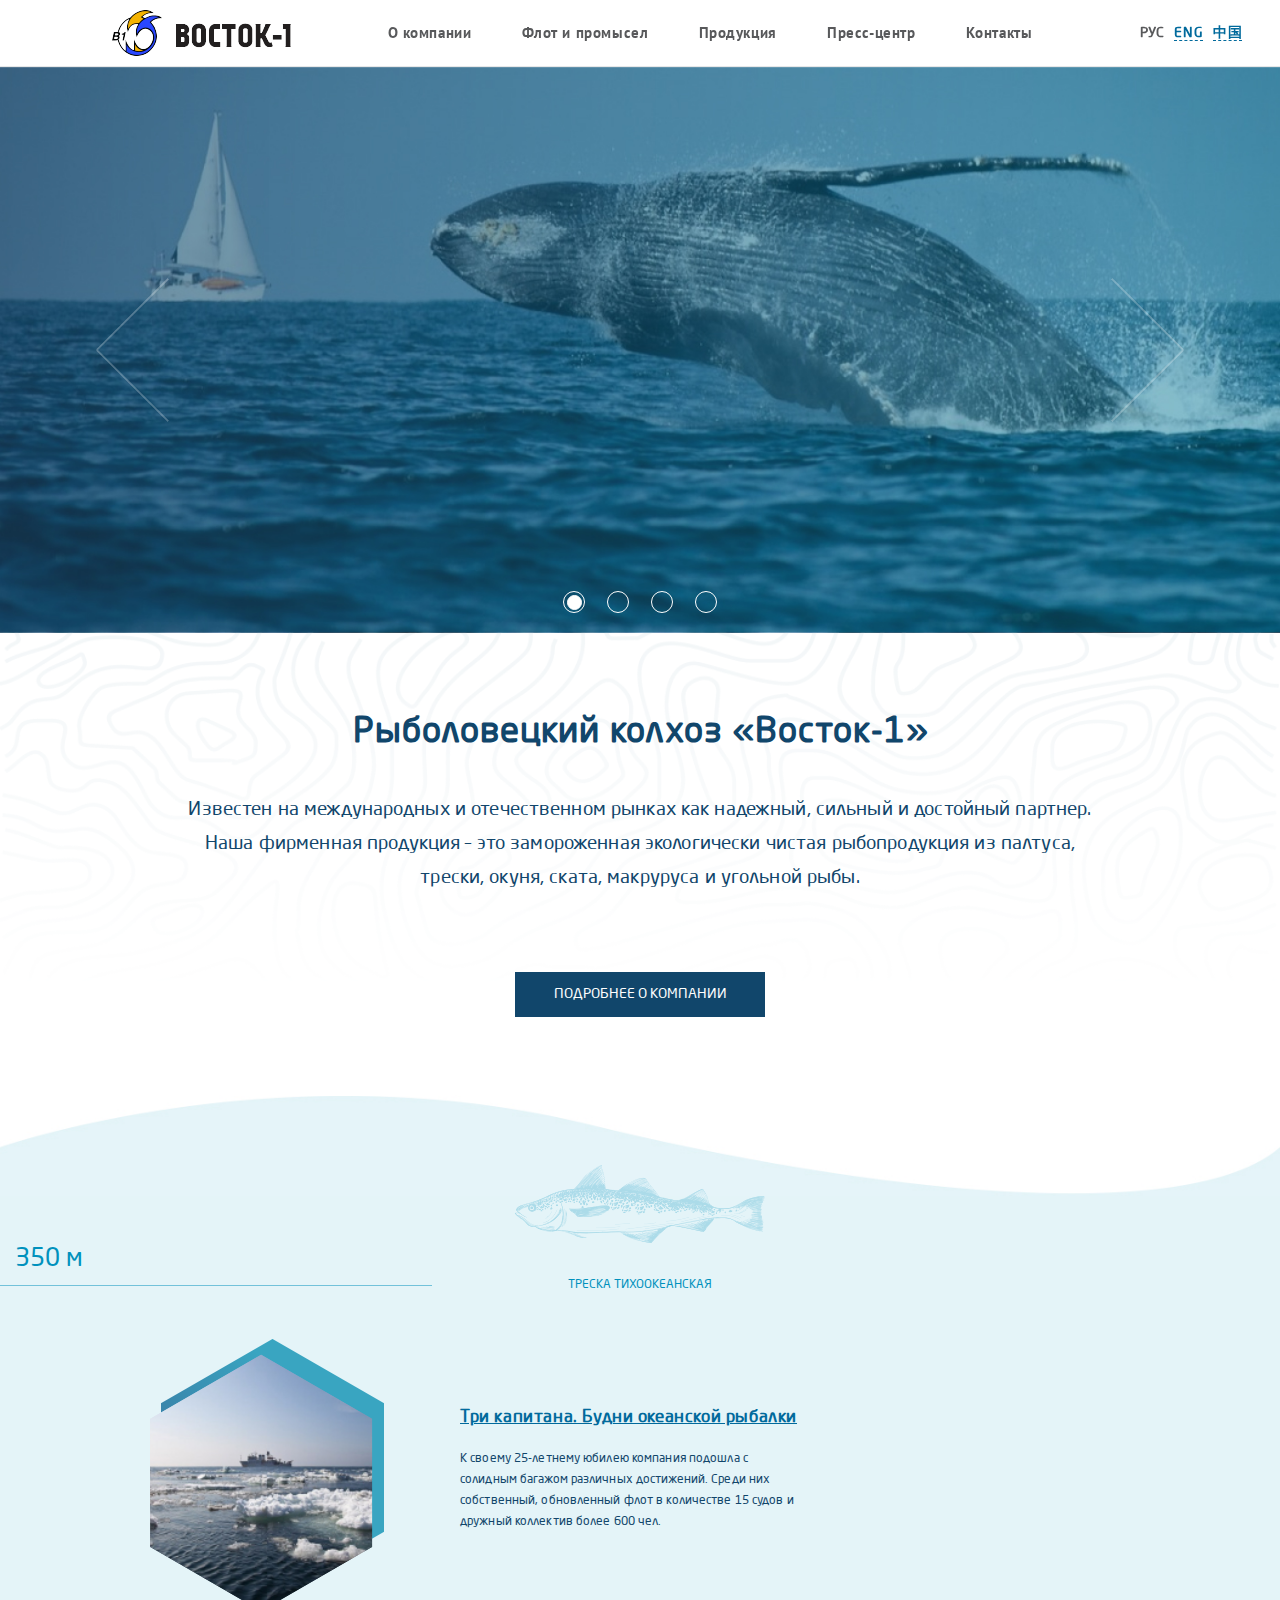
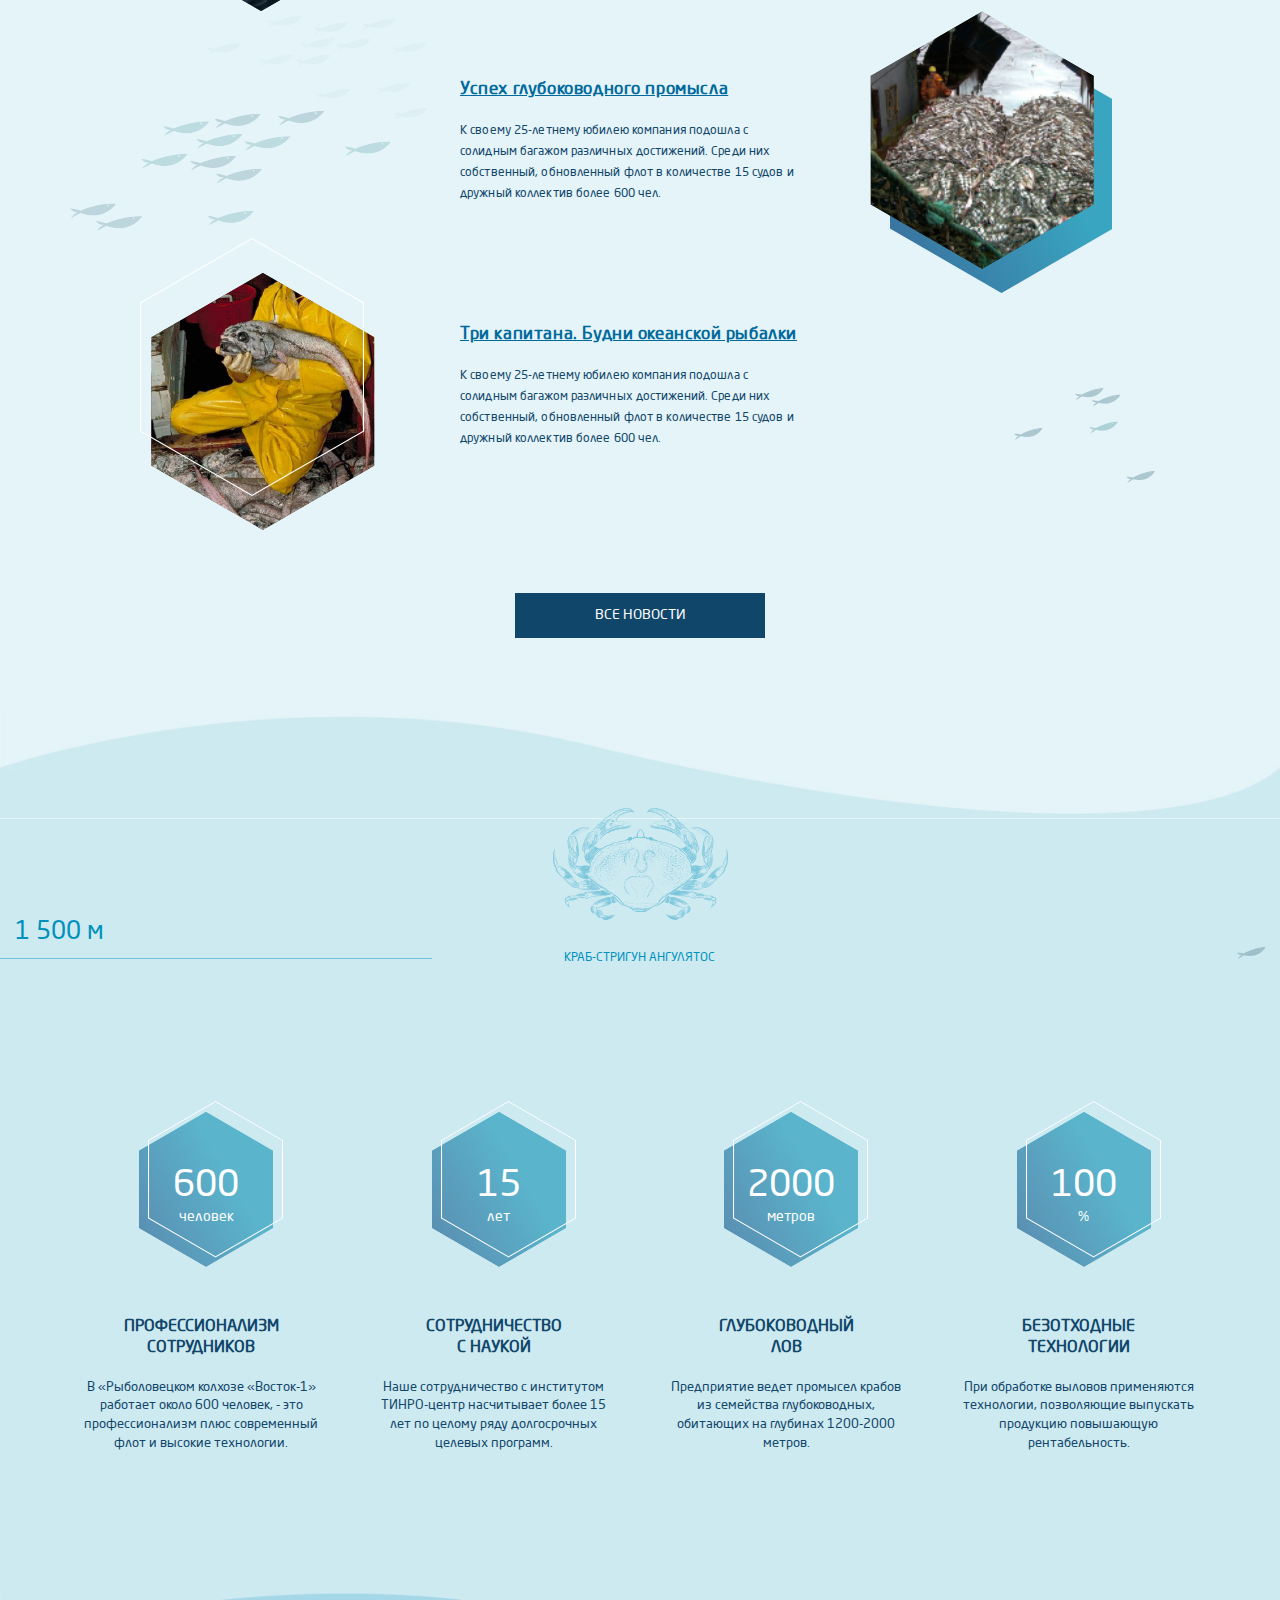
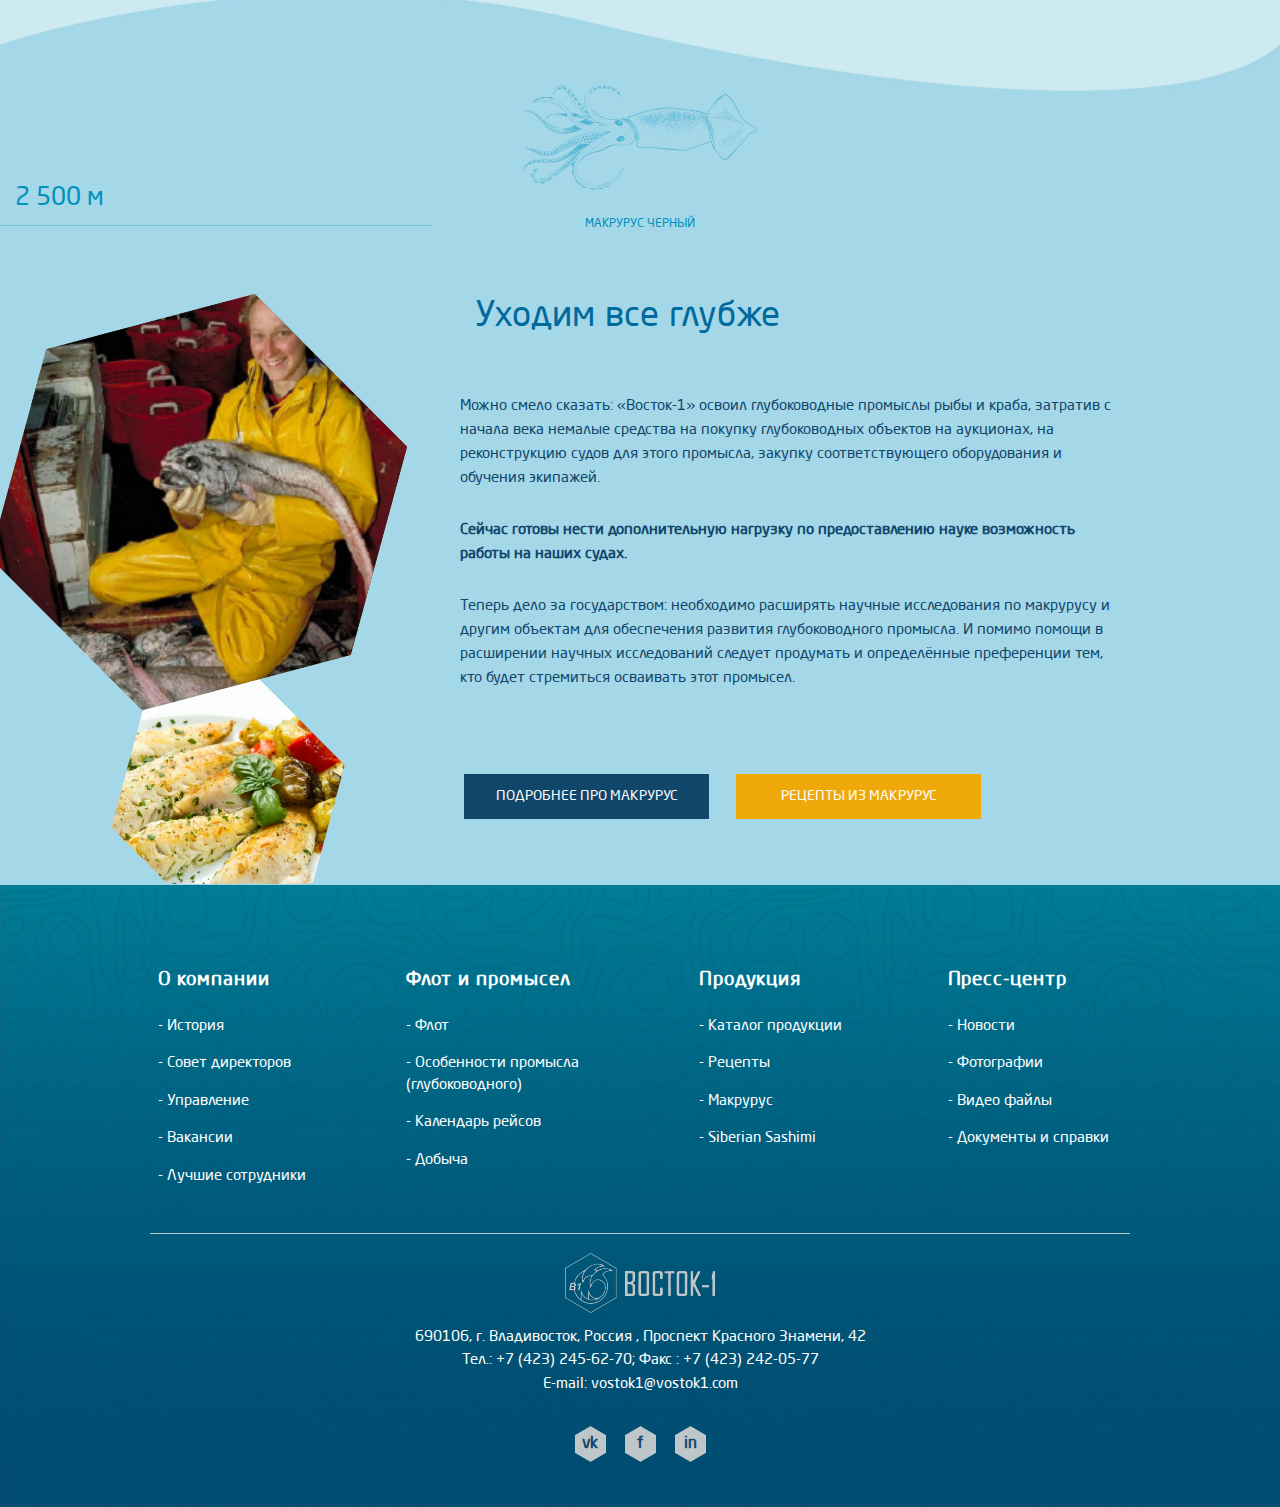
<file: index.html>
<!DOCTYPE html>
<html lang="ru">
<head>
  <meta charset="utf-8">
  <meta http-equiv="X-UA-Compatible" content="IE=edge">
  <meta name="viewport" content="width=device-width, initial-scale=1">
  <title>Главная</title>
  <link href="css/bootstrap.css" rel="stylesheet">
  <link href="css/jquery.bxslider.css" rel="stylesheet">
  <link href="css/style.css" rel="stylesheet">
  <!-- HTML5 Shim and Respond.js IE8 support of HTML5 elements and media queries -->
  <!-- WARNING: Respond.js doesn't work if you view the page via file:// -->
  <!--[if lt IE 9]>
  <script src="https://oss.maxcdn.com/libs/html5shiv/3.7.0/html5shiv.js"></script>
  <script src="https://oss.maxcdn.com/libs/respond.js/1.4.2/respond.min.js"></script>
  <![endif]-->
</head>
<body>
  <div class="wrapper">
<!-- <img src="1.png" alt="wr" class="wr-vid"> -->
<!-- HEADER -->
    <header class="header" id="header">
      <div class="header-content-top">
        <div class="container">
          <div class="row">
            <div class="col-lg-3 col-md-3 col-sm-4 col-xs-9">
              <div class="logo-header">
                  <a href="index.html" target="_blank"><img src="images/header/logo.png" alt="Логотип" class="center-block"></a>
              </div>
            </div>
            <div class="col-lg-8 visible-lg">
              <nav class="nav-header-menu">
                <ul class="menu-header list-inline list-unstyled">
                  <li><a href="company.html" target="_blank">О компании</a></li>
                  <li><a href="fleet.html" target="_blank">Флот и промысел</a></li>
                  <li><a href="production.html" target="_blank">Продукция</a></li>
                  <li><a href="news.html" target="_blank">Пресс-центр</a></li>
                  <li><a href="contacts.html" target="_blank">Контакты</a></li>
                </ul>
              </nav>
            </div>
            <div class="col-lg-1 col-md-8 col-sm-7 hidden-xs pos-stat">
              <nav class="nav-header-language text-center pull-right">
                <ul class="list-inline list-unstyled language-header">
                <li><a href="#" class="active-language-header"><span>РУС</span></a></li>
                  <li><a href="#"><span>ENG</span></a></li>
                  <li><a href="#"><span>中国</span></a></li>
                </ul>
              </nav>
            </div>
            <div class="col-md-1 col-sm-1  col-xs-3 hidden-lg">
              <a href="#"><i class="btn-menu pull-right"></i></a>
            </div>
            <nav class="menu-xs">
              <ul class="list-unstyled">
                <li><a href="#" class="tabs-menu">О компании</a>
                  <ul>
                    <li><a href="">История</a></li>
                    <li><a href="">Совет директоров</a></li>
                    <li><a href="">Управление</a></li>
                    <li><a href="">Вакансии</a></li>
                    <li><a href="">Лучшие сотрудники</a></li>
                  </ul></li>
                <li><a href="#" class="tabs-menu">Флот и промысел</a>
                  <ul>
                    <li><a href="#">Флот</a></li>
                    <li><a href="#" class="fishing">Особенности промысла<br>(глубоководного)</a></li>
                    <li><a href="#">Календарь рейсов</a></li>
                    <li><a href="#">Добыча</a></li>
                  </ul></li>
                <li><a href="#" class="tabs-menu">Продукция</a>
                  <ul>
                    <li><a href="#">Каталог продукции</a></li>
                    <li><a href="#">Рецепты</a></li>
                    <li><a href="#">Макрурус</a></li>
                    <li><a href="#">Siberian Sashimi</a></li>
                  </ul></li>
                <li><a href="#" class="tabs-menu">Пресс-центр</a>
                  <ul>
                    <li><a href="#">Новости</a></li>
                    <li><a href="#">Фотографии</a></li>
                    <li><a href="#">Видео файлы</a></li>
                    <li><a href="#">Документы и справки</a></li>
                  </ul></li></li>
                <li><a href="#">Контакты</a></li>
              </ul>
            </nav>
          </div>
        </div>
      </div>  
      <div class="container-fluid">
        <div class="row">
          <div class="row">
            <div class="col-xs-12 ind">
              <ul class="bxslider-1">
                <li>
                  <img src="images/header/slide-1.jpg" alt="slide" class="img-responsive img-slide-header">
                </li>
                <li>
                  <img src="images/header/slide-1.jpg" alt="slide" class="img-responsive img-slide-header">
                </li>
                <li>
                  <img src="images/header/slide-1.jpg" alt="slide" class="img-responsive img-slide-header">
                </li>
                <li>
                  <img src="images/header/slide-1.jpg" alt="slide" class="img-responsive img-slide-header">
                </li>
              </ul>
            </div>
          </div>
        </div>
      </div>
      <div class="header-content-bottom">
        <div class="container">  
          <div class="row">
            <div class="col-xs-12 text-center">
              <h1>Рыболовецкий колхоз «Восток-1»</h1>
              <small>
                Известен на международных и отечественном рынках как надежный, сильный и достойный партнер. Наша фирменная продукция – это замороженная экологически чистая рыбопродукция из палтуса, трески, окуня, ската, макруруса и угольной рыбы.
              </small>
              <a href="#" class="text-uppercase btn-blue">Подробнее о компании</a>
            </div>
          </div>
        </div>
      </div>
    </header>
  <!-- HEADER END -->
  <!-- MAIN -->
    <main>
  <!-- depth-350 -->
      <section class="depth depth-350">
        <div class="container-fluid">
          <div class="row">
            <div class="col-sm-4 hidden-xs">
              <p class="data-depth">350 м</p>
            </div>
            <div class="col-sm-4 hidden-xs text-center">
              <i class="icn-cod"></i>
              <h2 class="text-uppercase text-center depth-350-h2">Треска тихоокеанская</h2>
            </div>
          </div>
        </div>
        <div class="container">
          <div class="row">
            <div class="media-box">
              <div class="col-md-4 col-sm-6">
                <i class="icn-hexagon-1 icn-frame"></i>
              </div>
              <div class="col-md-4 col-sm-6">
                <h3 class="name-news name-news-1">
                  <a href="#">Три капитана. Будни океанской рыбалки</a>
                </h3>
                <p class="description-news">
                  К своему 25-летнему юбилею компания подошла с солидным багажом различных достижений. Среди них собственный, обновленный флот в количестве 15 судов и дружный коллектив более 600 чел.
                </p>
              </div>
            </div>
          </div>
          <div class="row">
            <div class="media-box">
              <div class="col-md-4 col-md-offset-4 col-sm-6 col-md-push-4 col-sm-push-6">
                <i class="icn-hexagon-2 icn-frame"></i>
              </div>
              <div class="col-md-4 col-sm-6 col-md-pull-4 col-sm-pull-6">
                <h3 class="name-news name-news-2">
                  <a href="#">Успех глубоководного промысла</a>
                </h3>
                <p class="description-news">
                  К своему 25-летнему юбилею компания подошла с солидным багажом различных достижений. Среди них собственный, обновленный флот в количестве 15 судов и дружный коллектив более 600 чел.
                </p>
              </div>
            </div>
          </div>
          <div class="row">
            <div class="media-box">
              <div class="col-md-4 col-sm-6">
                <i class="icn-hexagon-3 icn-frame"></i>
              </div>
              <div class="col-md-4 col-sm-6">
                <h3 class="name-news name-news-3">
                  <a href="#">Три капитана. Будни океанской рыбалки</a>
                </h3>
                <p class="description-news">
                  К своему 25-летнему юбилею компания подошла с солидным багажом различных достижений. Среди них собственный, обновленный флот в количестве 15 судов и дружный коллектив более 600 чел.
                </p>
              </div>
            </div>
            <div class="col-xs-12 text-center">
              <a href="#" class="text-uppercase btn-blue all-news">Все новости</a>
            </div>
          </div>
        </div>
      </section>
  <!-- depth-350 end -->
  <!-- depth-1500 -->
      <section class="depth depth-1500">
        <div class="container-fluid">
          <div class="row bg-flock-small">
            <div class="col-sm-4 hidden-xs">
               <p class="data-depth">1 500 м</p>
            </div>
            <div class="col-sm-4 hidden-xs">
              <i class="icn-crab"></i>
              <h2 class="text-uppercase text-center">Краб-стригун Ангулятос</h2>
            </div>
          </div>
        </div>
        <div class="container">
          <div class="row text-center">
            <div class="col-md-3 col-sm-6 text-center">
              <div class="info-box">
                <p class="info-data"><span class="info-number">600</span><span>человек</span></p>
                <h3 class="info-name text-uppercase">Профессионализм<br>сотрудников</h3>
                <p class="info-description">
                  В «Рыболовецком колхозе «Восток-1» работает около 600 человек, - это профессионализм плюс современный флот и высокие технологии.
                </p>
              </div>
            </div>
            <div class="col-md-3 col-sm-6 text-center">
              <div class="info-box">
                <p class="info-data"><span class="info-number">15</span><span>лет</span></p>
                <h3 class="info-name text-uppercase">Сотрудничество<br>с наукой</h3>
                <p class="info-description">
                  Наше сотрудничество с институтом ТИНРО-центр насчитывает более 15 лет по целому ряду долгосрочных целевых программ.
                </p>
              </div>
            </div>
            <div class="col-md-3 col-sm-6 text-center">
              <div class="info-box">
                <p class="info-data"><span class="info-number">2000</span><span>метров</span></p>
                <h3 class="info-name text-uppercase">Глубоководный<br>лов</h3>
                <p class="info-description">
                    Предприятие ведет промысел крабов из семейства глубоководных, обитающих на глубинах 1200-2000 метров.
                </p>
              </div>
            </div>
            <div class="col-md-3 col-sm-6 text-center">
              <div class="info-box">
                <p class="info-data"><span class="info-number">100</span><span>%</span></p>
                <h3 class="info-name text-uppercase">Безотходные<br>технологии</h3>
                <p class="info-description">
                    При обработке выловов применяются технологии, позволяющие выпускать продукцию повышающую рентабельность.
                </p>
              </div>
            </div>
          </div>
        </div>
      </section>
  <!-- depth-1500 end-->
  <!-- depth-2500 -->
      <section class="depth depth-2500">
        <div class="container-fluid">
          <div class="row">
            <div class="col-sm-4 hidden-xs">
              <p class="data-depth">2 500 м</p>
            </div>
            <div class="col-sm-4 hidden-xs">
              <i class="icn-squid"></i>
              <h2 class="text-uppercase text-center">Макрурус черный</h2>
            </div>
          </div>
        </div>
        <div class="container">
          <div class="row pos-rel">
            <div class="col-xs-12 visible-xs">
              <i class="icn-hexagon-4 icn-frame"></i>
            </div> 
            <div class="col-md-4 col-sm-5 wr-icn hidden-xs">
              <i class="icn-hexagon-big"></i>
              <i class="icn-hexagon-small"></i>
            </div>
            <div class="col-md-7 col-sm-7 col-xs-12">
              <div class="wr-content-depth-2500">
                <h3 class="depth-2500-h3">Уходим все глубже</h3>
                <div class="descr">
                  <p>
                    Можно смело сказать: «Восток-1» освоил глубоководные промыслы рыбы и краба, затратив с начала века немалые средства на покупку глубоководных объектов на аукционах, на реконструкцию судов для этого промысла, закупку соответствующего оборудования и обучения экипажей.
                  </p>
                  <p><strong>
                    Сейчас готовы нести дополнительную нагрузку по предоставлению науке возможность работы на наших судах. 
                  </strong></p>
                  <p>
                    Теперь дело за государством: необходимо расширять научные исследования по макрурусу и другим объектам для обеспечения развития глубоководного промысла. И помимо помощи в расширении научных исследований следует продумать и определённые преференции тем, кто будет стремиться осваивать этот промысел.
                  </p>
                </div>
                <div class="wr-btn">
                  <a href="#" class="btn-blue text-uppercase text-center">Подробнее про макрурус</a>
                  <a href="#" class="btn-orange text-uppercase text-center">Рецепты из макрурус</a>
                </div>
              </div>
            </div>
          </div>
        </div>
      </section>
  <!-- depth-2500 end-->
    </main>
  <!-- MAIN END -->
  <!-- FOOTER -->
    <footer class="footer">
      <div class="footter-content">
        <div class="container">
          <div class="row">
            <div class="col-xs-12">
              <a href="javascript://0" class="btn-up" onclick="slowScroll('#header')"></a>
              <script>
                function slowScroll(id){
                  var offset = 0;
                  $('html, body').animate({
                    scrollTop:$(id).offset().top-offset
                  },500);
                  return false;
                };
              </script>
            </div>
            <div class="col-md-12 hidden-sm hidden-xs">
              <nav class="nav-footer-menu text-center">
                <div class="row">
                  <div class="col-md-3">
                    <ul class="list-unstyled pull-right">
                      <li>О компании</li>
                      <li><a href="#" target="_blank">- История</a></li>
                      <li><a href="#" target="_blank">- Совет директоров</a></li>
                      <li><a href="#" target="_blank">- Управление</a></li>
                      <li><a href="#" target="_blank">- Вакансии</a></li>
                      <li><a href="#" target="_blank">- Лучшие сотрудники</a></li>
                    </ul>
                  </div>
                  <div class="col-md-3">
                    <ul class="list-unstyled">
                      <li>Флот и промысел</li>
                      <li><a href="fleet.html" target="_blank">- Флот</a></li>
                      <li><a href="#" target="_blank">- Особенности промысла<br> (глубоководного)</a></li>
                      <li><a href="#" target="_blank">- Календарь рейсов</a></li>
                      <li><a href="#" target="_blank">- Добыча</a></li>
                    </ul>
                  </div>
                  <div class="col-md-3">
                    <ul class="list-unstyled">
                      <li>Продукция</li>
                      <li><a href="production.html" target="_blank">- Каталог продукции</a></li>
                      <li><a href="recipes.html" target="_blank">- Рецепты</a></li>
                      <li><a href="#" target="_blank">- Макрурус</a></li>
                      <li><a href="#" target="_blank">- Siberian Sashimi</a></li>
                    </ul>
                  </div>
                  <div class="col-md-3">
                    <ul class="list-unstyled pull-left">
                      <li>Пресс-центр</li>
                      <li><a href="news.html" target="_blank">- Новости</a></li>
                      <li><a href="photo_gallery.html" target="_blank">- Фотографии</a></li>
                      <li><a href="video_files.html" target="_blank">- Видео файлы</a></li>
                      <li><a href="#" target="_blank">- Документы и справки</a></li>
                    </ul>
                  </div>
                </div>
              </nav>
            </div>
            <div class="col-xs-12 text-center">
              <div class="logo-footer">
                <img src="images/footer/logo-footer.png" alt="Логотип" class="hidden-xs center-block">
                <img src="images/footer/logo-footer-xs.png" alt="Логотип" class="visible-xs center-block">
              </div>
              <address class="address-footer">
                <p class="location">
                  690106, г. Владивосток, Россия , Проспект Красного Знамени, 42
                </p>
                <p class="phone">Тел.: +7 (423) 245-62-70; <span class="fax">Факс : +7 (423) 242-05-77</span></p>
                <p class="email">E-mail: vostok1@vostok1.com</p>
              </address>
              <div class="button-social-network">
                <a href="#">vk</a>
                <a href="#">f</a>
                <a href="#">in</a>
              </div>
            </div>
          </div>
        </div>
      </div>
    </footer>
  <!-- FOOTER END -->
  <!-- HEXAHEDRON -->
    <div class="hexahedron">
      <span class="hexahedron-1"></span>
      <span class="hexahedron-2"></span>
      <span class="hexahedron-3"></span>
      <span class="hexahedron-4"></span>
      <span class="hexahedron-5"></span>
      <span class="hexahedron-6"></span>
      <span class="hexahedron-7"></span>
    </div>
  <!-- HEXAHEDRON END-->
  </div>
<!-- SCRIPT -->
  <script src="js/jquery-1.12.4.js"></script>
  <script src="js/bootstrap.min.js"></script>
  <script src="js/jquery.bxslider.min.js"></script>
  <script src="js/common.js"></script>
<!-- SCRIPT END-->
</body>
</html>
</file>
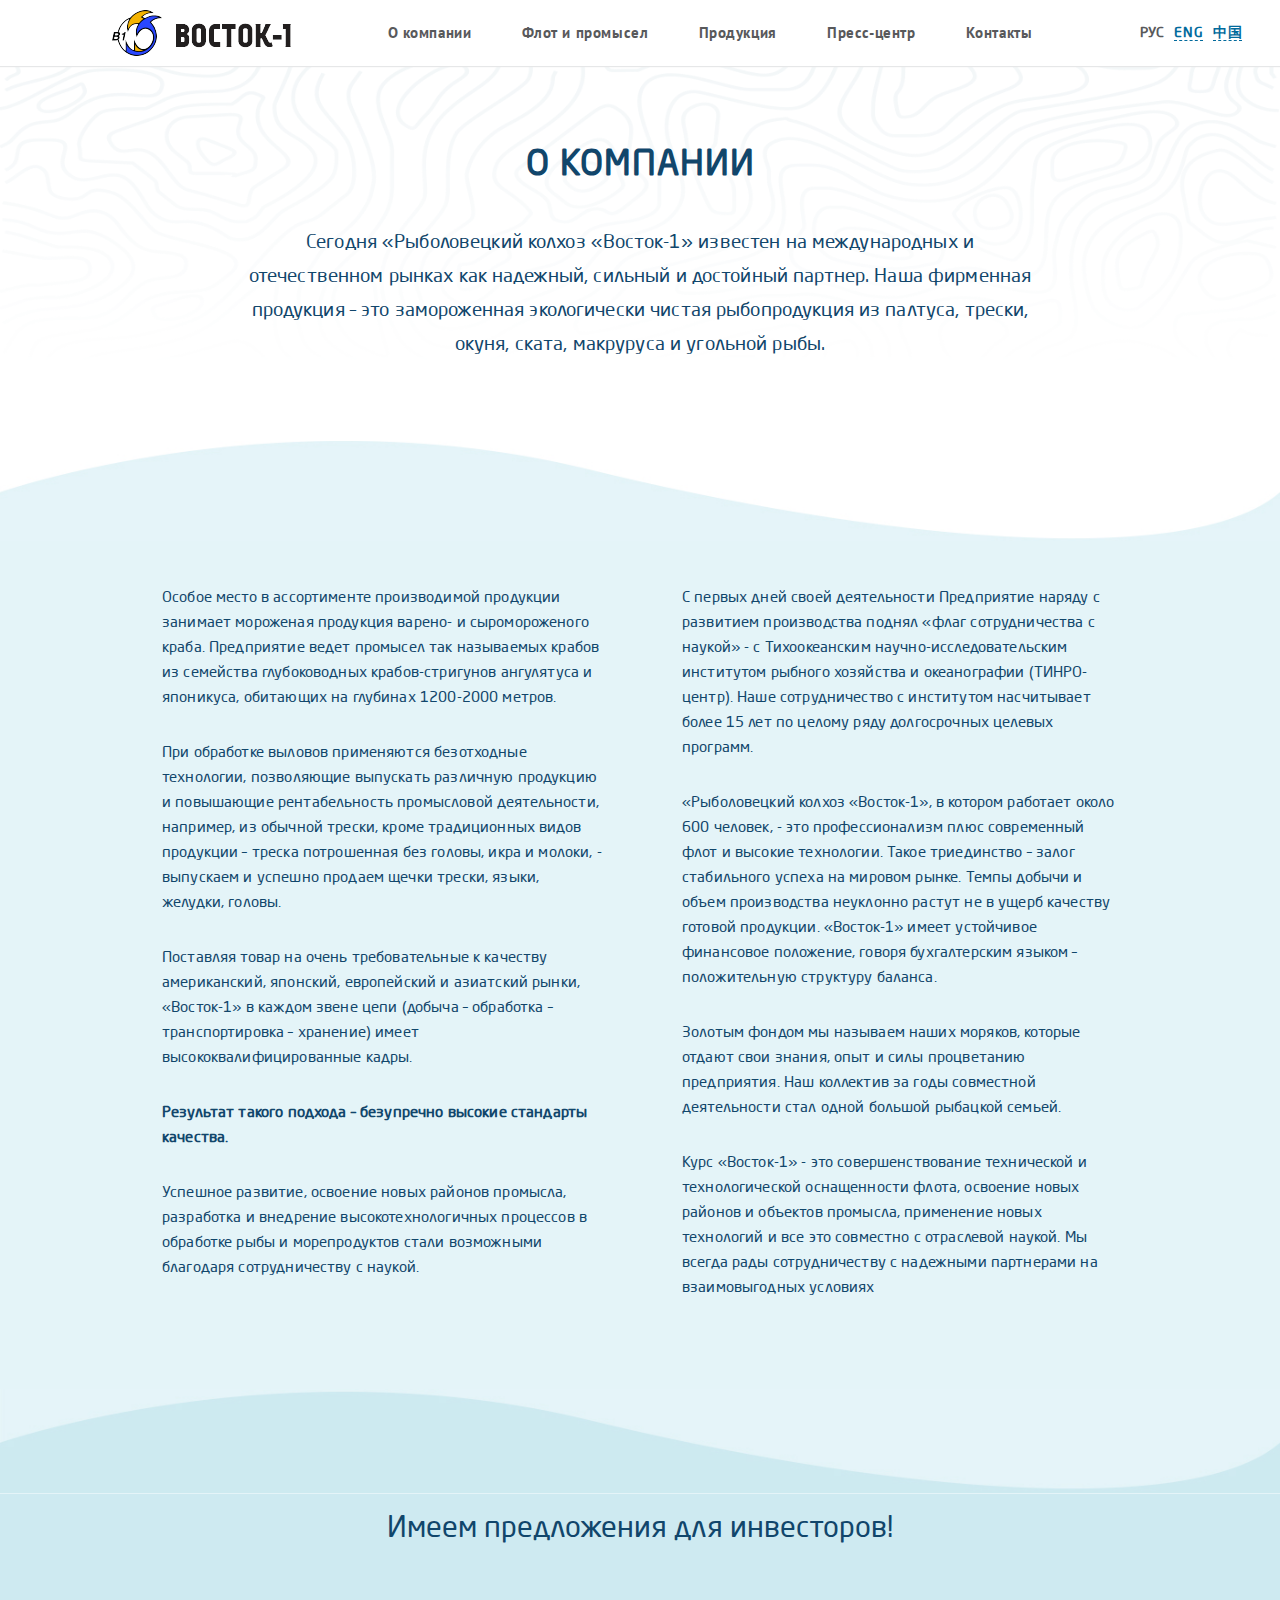
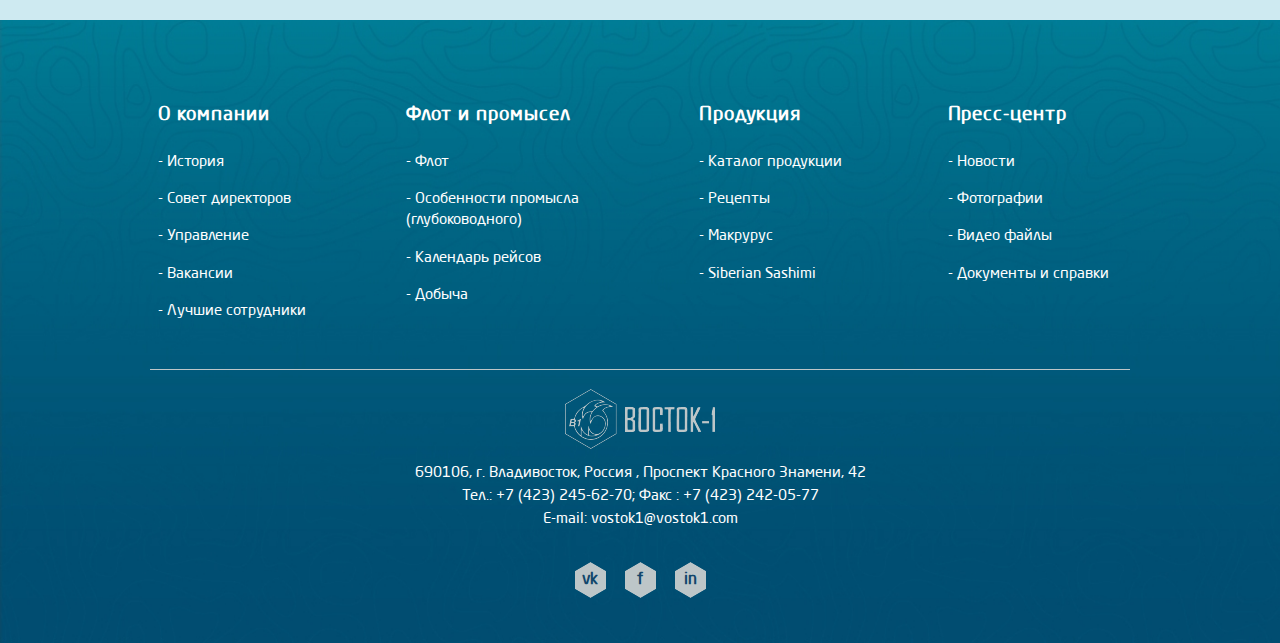
<file: company.html>
<!DOCTYPE html>
<html lang="ru">
<head>
  <meta charset="utf-8">
  <meta http-equiv="X-UA-Compatible" content="IE=edge">
  <meta name="viewport" content="width=device-width, initial-scale=1">
  <title>О компании</title>
  <link href="css/bootstrap.css" rel="stylesheet">
  <link href="css/jquery.bxslider.css" rel="stylesheet">
  <link href="css/style.css" rel="stylesheet">
  <!-- HTML5 Shim and Respond.js IE8 support of HTML5 elements and media queries -->
  <!-- WARNING: Respond.js doesn't work if you view the page via file:// -->
  <!--[if lt IE 9]>
  <script src="https://oss.maxcdn.com/libs/html5shiv/3.7.0/html5shiv.js"></script>
  <script src="https://oss.maxcdn.com/libs/respond.js/1.4.2/respond.min.js"></script>
  <![endif]-->
</head>
<body>
  <!-- <img src="2.png" alt="" class="wr-vid"> -->
  <div class="wrapper">
<!-- HEADER -->
    <header class="header" id="header">
      <div class="header-content-top">
        <div class="container">
          <div class="row">
            <div class="col-lg-3 col-md-3 col-sm-4 col-xs-9">
              <div class="logo-header">
                <a href="index.html" target="_blank"><img src="images/header/logo.png" alt="Логотип" class="center-block"></a>
              </div>
            </div>
            <div class="col-lg-8 visible-lg">
              <nav class="nav-header-menu">
                <ul class="menu-header list-inline list-unstyled">
                  <li><a href="company.html" target="_blank">О компании</a></li>
                  <li><a href="fleet.html" target="_blank">Флот и промысел</a></li>
                  <li><a href="production.html" target="_blank">Продукция</a></li>
                  <li><a href="news.html" target="_blank">Пресс-центр</a></li>
                  <li><a href="contacts.html" target="_blank">Контакты</a></li>
                </ul>
              </nav>
            </div>
            <div class="col-lg-1 col-md-8 col-sm-7 hidden-xs pos-stat">
              <nav class="nav-header-language text-center pull-right">
                <ul class="list-inline list-unstyled language-header">
                <li><a href="#" class="active-language-header"><span>РУС</span></a></li>
                  <li><a href="#"><span>ENG</span></a></li>
                  <li><a href="#"><span>中国</span></a></li>
                </ul>
              </nav>
            </div>
            <div class="col-md-1 col-sm-1  col-xs-3 hidden-lg">
              <a href="#"><i class="btn-menu pull-right"></i></a>
            </div>
            <nav class="menu-xs">
              <ul class="list-unstyled">
                <li><a href="#" class="tabs-menu">О компании</a>
                  <ul>
                    <li><a href="">История</a></li>
                    <li><a href="">Совет директоров</a></li>
                    <li><a href="">Управление</a></li>
                    <li><a href="">Вакансии</a></li>
                    <li><a href="">Лучшие сотрудники</a></li>
                  </ul></li>
                <li><a href="#" class="tabs-menu">Флот и промысел</a>
                  <ul>
                    <li><a href="#">Флот</a></li>
                    <li><a href="#" class="fishing">Особенности промысла<br>(глубоководного)</a></li>
                    <li><a href="#">Календарь рейсов</a></li>
                    <li><a href="#">Добыча</a></li>
                  </ul></li>
                <li><a href="#" class="tabs-menu">Продукция</a>
                  <ul>
                    <li><a href="#">Каталог продукции</a></li>
                    <li><a href="#">Рецепты</a></li>
                    <li><a href="#">Макрурус</a></li>
                    <li><a href="#">Siberian Sashimi</a></li>
                  </ul></li>
                <li><a href="#" class="tabs-menu">Пресс-центр</a>
                  <ul>
                    <li><a href="#">Новости</a></li>
                    <li><a href="#">Фотографии</a></li>
                    <li><a href="#">Видео файлы</a></li>
                    <li><a href="#">Документы и справки</a></li>
                  </ul></li></li>
                <li><a href="#">Контакты</a></li>
              </ul>
            </nav>
          </div>
        </div>
      </div>    
      <div class="header-content-bottom">
        <div class="container">  
          <div class="row">
            <div class="col-xs-12 text-center">
              <h1 class="text-uppercase">О компании</h1>
              <small class="company-small">
                Сегодня «Рыболовецкий колхоз «Восток-1» известен на международных и отечественном рынках как надежный, сильный и достойный партнер. Наша фирменная продукция – это замороженная экологически чистая рыбопродукция из палтуса, трески, окуня, ската, макруруса и угольной рыбы.
              </small>
            </div>
          </div>
        </div>
      </div>
    </header>
  <!-- HEADER END -->
  <!-- MAIN -->
    <main>
  <!-- company-section-1 -->
      <section class="company-section-1">    
        <div class="container">
          <div class="row">
            <div class="col-md-6 column-left">
              <p class="content-section-1">
                Особое место в ассортименте производимой продукции занимает мороженая продукция варено- и сыромороженого краба. Предприятие ведет промысел так называемых крабов из семейства глубоководных крабов-стригунов ангулятуса и японикуса, обитающих на глубинах 1200-2000 метров.
              </p>
              <p class="content-section-1">
                При обработке выловов применяются безотходные технологии, позволяющие выпускать различную продукцию и повышающие рентабельность промысловой деятельности, например, из обычной трески, кроме традиционных видов продукции – треска потрошенная без головы, икра и молоки, - выпускаем и успешно продаем щечки трески, языки, желудки, головы.
              </p>
              <p class="content-section-1">
                Поставляя товар на очень требовательные к качеству американский, японский, европейский и азиатский рынки, «Восток-1» в каждом звене цепи (добыча – обработка – транспортировка – хранение) имеет высококвалифицированные кадры. 
              </p>
              <p class="content-section-1">
                <strong>Результат такого подхода – безупречно высокие стандарты качества.</strong>
              </p>
              <p class="content-section-1">
                Успешное развитие, освоение новых районов промысла, разработка и внедрение высокотехнологичных процессов в обработке рыбы и морепродуктов стали возможными благодаря сотрудничеству с наукой.
              </p>
            </div>
            <div class="col-md-6 column-right">
              <p class="content-section-1">
                С первых дней своей деятельности Предприятие наряду с развитием производства поднял «флаг сотрудничества с наукой» - с Тихоокеанским научно-исследовательским институтом рыбного хозяйства и океанографии (ТИНРО-центр). Наше сотрудничество с институтом насчитывает более 15 лет по целому ряду долгосрочных целевых программ.
              </p>
              <p class="content-section-1">
                «Рыболовецкий колхоз «Восток-1», в котором работает около 600 человек, - это профессионализм плюс современный флот и высокие технологии. Такое триединство – залог стабильного успеха на мировом рынке. Темпы добычи и объем производства неуклонно растут не в ущерб качеству готовой продукции. «Восток-1» имеет устойчивое финансовое положение, говоря бухгалтерским языком – положительную структуру баланса.
              </p>
              <p class="content-section-1">
                Золотым фондом мы называем наших моряков, которые отдают свои знания, опыт и силы процветанию предприятия. Наш коллектив за годы совместной деятельности стал одной большой рыбацкой семьей.
              </p>
              <p class="content-section-1">
                Курс «Восток-1» - это совершенствование технической и технологической оснащенности флота, освоение новых районов и объектов промысла, применение новых технологий и все это совместно с отраслевой наукой. Мы всегда рады сотрудничеству с надежными партнерами на взаимовыгодных условиях
              </p>
            </div>
          </div>
        </div>
      </section>
  <!-- company-section-1 end-->
  <!-- company-section-2 -->
      <section class="company-section-2">
        <div class="container">
          <div class="row">
           <div class="col-md-12 text-center">
             <h2>Имеем предложения для инвесторов!</h2>
           </div>
          </div>
        </div>
      </section>
  <!-- company-section-2 end-->
    </main>
  <!-- MAIN END -->
  <!-- FOOTER -->
    <footer class="footer">
      <div class="footter-content">
        <div class="container">
          <div class="row">
            <div class="col-xs-12">
              <a href="javascript://0" class="btn-up" onclick="slowScroll('#header')"></a>
              <script>
                function slowScroll(id){
                  var offset = 0;
                  $('html, body').animate({
                    scrollTop:$(id).offset().top-offset
                  },500);
                  return false;
                };
              </script>
            </div>
            <div class="col-md-12 hidden-sm hidden-xs">
              <nav class="nav-footer-menu text-center">
                <div class="row">
                  <div class="col-md-3">
                    <ul class="list-unstyled pull-right">
                      <li>О компании</li>
                      <li><a href="#" target="_blank">- История</a></li>
                      <li><a href="#" target="_blank">- Совет директоров</a></li>
                      <li><a href="#" target="_blank">- Управление</a></li>
                      <li><a href="#" target="_blank">- Вакансии</a></li>
                      <li><a href="#" target="_blank">- Лучшие сотрудники</a></li>
                    </ul>
                  </div>
                  <div class="col-md-3">
                    <ul class="list-unstyled">
                      <li>Флот и промысел</li>
                      <li><a href="fleet.html" target="_blank">- Флот</a></li>
                      <li><a href="#" target="_blank">- Особенности промысла<br> (глубоководного)</a></li>
                      <li><a href="#" target="_blank">- Календарь рейсов</a></li>
                      <li><a href="#" target="_blank">- Добыча</a></li>
                    </ul>
                  </div>
                  <div class="col-md-3">
                    <ul class="list-unstyled">
                      <li>Продукция</li>
                      <li><a href="production.html" target="_blank">- Каталог продукции</a></li>
                      <li><a href="recipes.html" target="_blank">- Рецепты</a></li>
                      <li><a href="#" target="_blank">- Макрурус</a></li>
                      <li><a href="#" target="_blank">- Siberian Sashimi</a></li>
                    </ul>
                  </div>
                  <div class="col-md-3">
                    <ul class="list-unstyled pull-left">
                      <li>Пресс-центр</li>
                      <li><a href="news.html" target="_blank">- Новости</a></li>
                      <li><a href="photo_gallery.html" target="_blank">- Фотографии</a></li>
                      <li><a href="video_files.html" target="_blank">- Видео файлы</a></li>
                      <li><a href="#" target="_blank">- Документы и справки</a></li>
                    </ul>
                  </div>
                </div>
              </nav>
            </div>
            <div class="col-xs-12 text-center">
              <div class="logo-footer">
                <img src="images/footer/logo-footer.png" alt="Логотип" class="hidden-xs center-block">
                <img src="images/footer/logo-footer-xs.png" alt="Логотип" class="visible-xs center-block">
              </div>
              <address class="address-footer">
                <p class="location">
                  690106, г. Владивосток, Россия , Проспект Красного Знамени, 42
                </p>
                <p class="phone">Тел.: +7 (423) 245-62-70; <span class="fax">Факс : +7 (423) 242-05-77</span></p>
                <p class="email">E-mail: vostok1@vostok1.com</p>
              </address>
              <div class="button-social-network">
                <a href="#">vk</a>
                <a href="#">f</a>
                <a href="#">in</a>
              </div>
            </div>
          </div>
        </div>
      </div>
    </footer>
  <!-- FOOTER END -->
  <!-- HEXAHEDRON -->
    <div class="hexahedron company-hexahedron">
      <span class="hexahedron-2"></span>
      <span class="hexahedron-7"></span>
      <span class="hexahedron-8"></span>
    </div>
  <!-- HEXAHEDRON END-->
  </div>
<!-- SCRIPT -->
  <script src="js/jquery-1.12.4.js"></script>
  <script src="js/bootstrap.min.js"></script>
  <script src="js/jquery.bxslider.min.js"></script>
  <script src="js/common.js"></script>
<!-- SCRIPT END-->
</body>
</html>
</file>
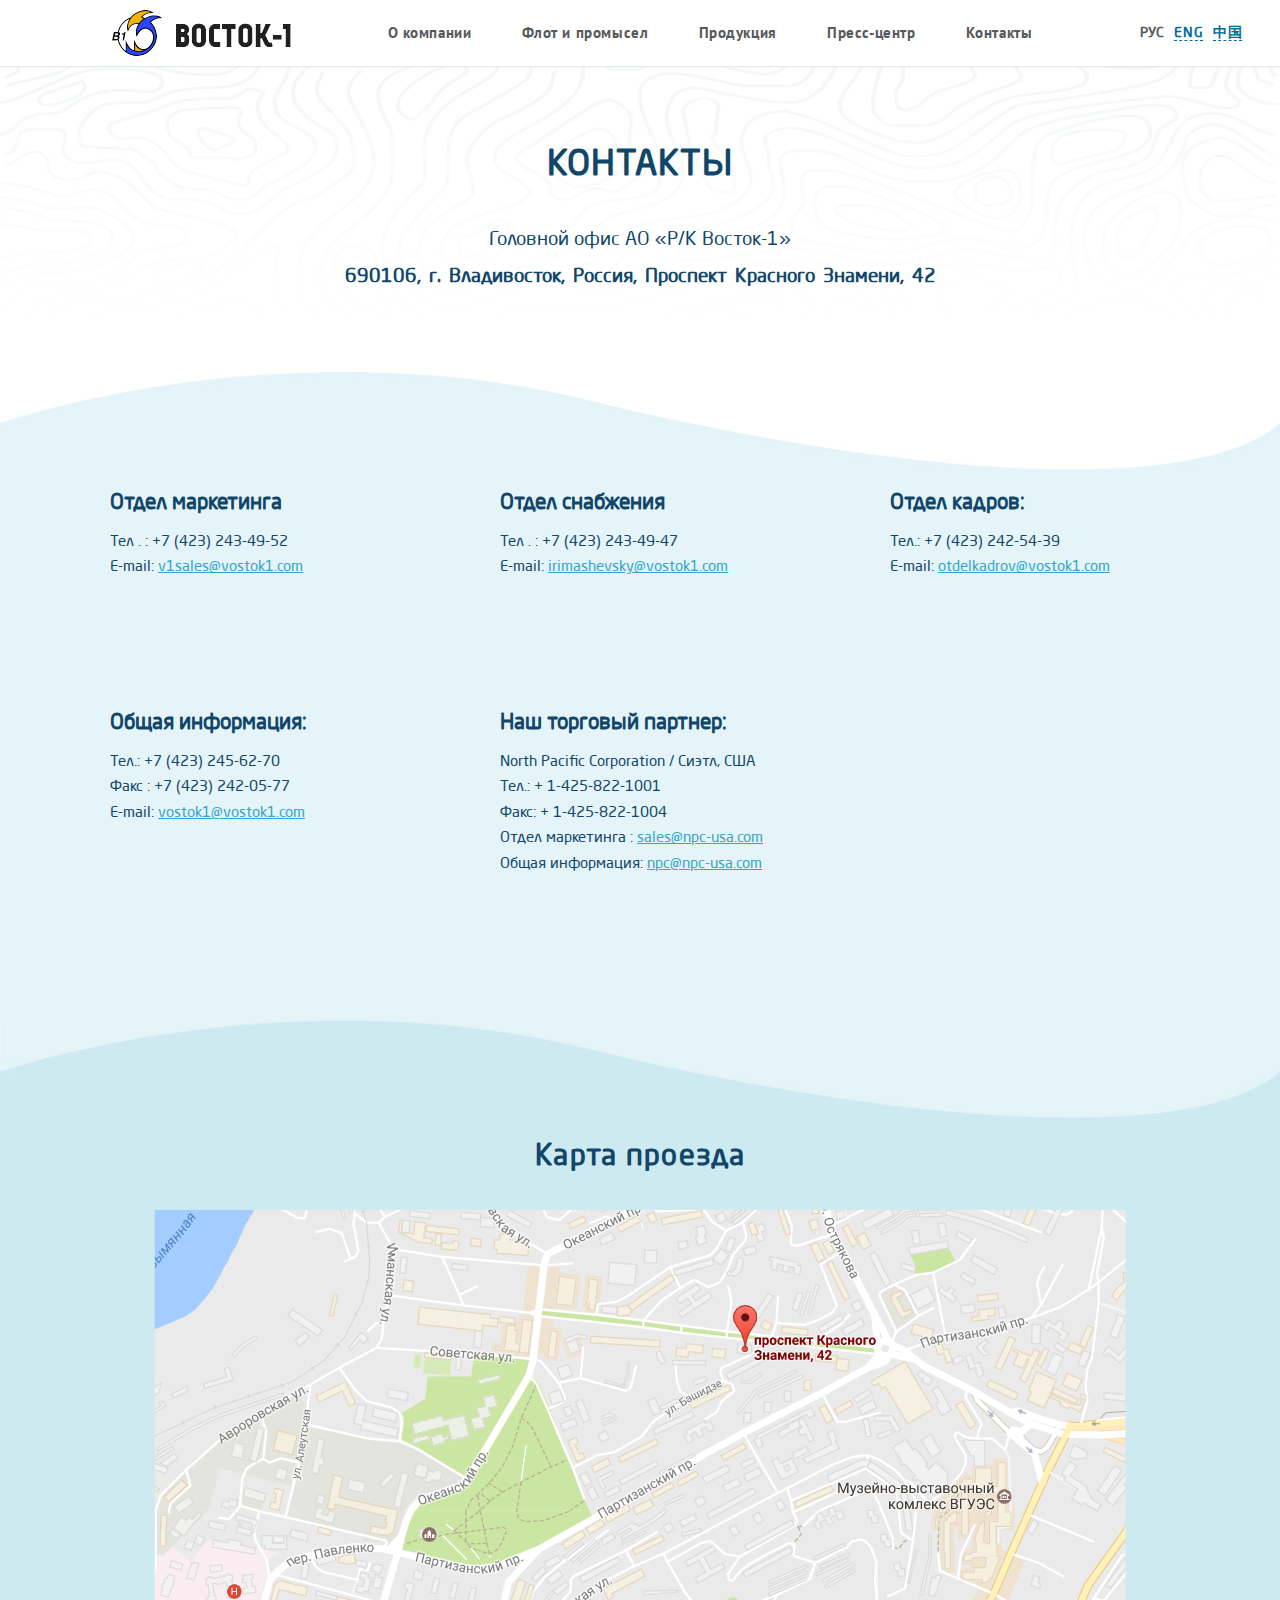
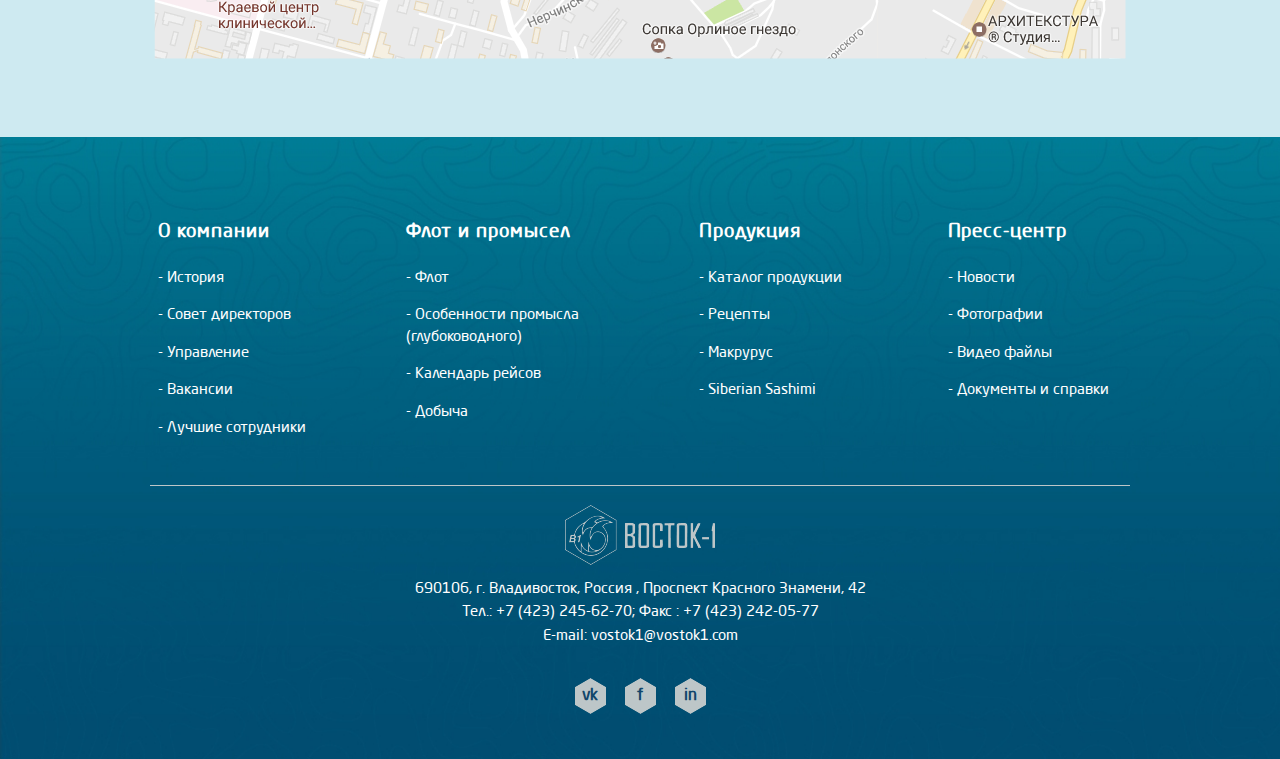
<file: contacts.html>
<!DOCTYPE html>
<html lang="ru">
<head>
  <meta charset="utf-8">
  <meta http-equiv="X-UA-Compatible" content="IE=edge">
  <meta name="viewport" content="width=device-width, initial-scale=1">
  <title>Контакты</title>
  <link href="css/bootstrap.css" rel="stylesheet">
  <link href="css/jquery.bxslider.css" rel="stylesheet">
  <link href="css/style.css" rel="stylesheet">
  <!-- HTML5 Shim and Respond.js IE8 support of HTML5 elements and media queries -->
  <!-- WARNING: Respond.js doesn't work if you view the page via file:// -->
  <!--[if lt IE 9]>
  <script src="https://oss.maxcdn.com/libs/html5shiv/3.7.0/html5shiv.js"></script>
  <script src="https://oss.maxcdn.com/libs/respond.js/1.4.2/respond.min.js"></script>
  <![endif]-->
</head>
<body>
  <div class="wrapper">
<!-- HEADER -->
    <header class="header" id="header">
      <div class="header-content-top">
        <div class="container">
          <div class="row">
            <div class="col-lg-3 col-md-3 col-sm-4 col-xs-9">
              <div class="logo-header">
                <a href="index.html" target="_blank"><img src="images/header/logo.png" alt="Логотип" class="center-block"></a>
              </div>
            </div>
            <div class="col-lg-8 visible-lg">
              <nav class="nav-header-menu">
                <ul class="menu-header list-inline list-unstyled">
                  <li><a href="company.html" target="_blank">О компании</a></li>
                  <li><a href="fleet.html" target="_blank">Флот и промысел</a></li>
                  <li><a href="production.html" target="_blank">Продукция</a></li>
                  <li><a href="news.html" target="_blank">Пресс-центр</a></li>
                  <li><a href="contacts.html" target="_blank">Контакты</a></li>
                </ul>
              </nav>
            </div>
            <div class="col-lg-1 col-md-8 col-sm-7 hidden-xs pos-stat">
              <nav class="nav-header-language text-center pull-right">
                <ul class="list-inline list-unstyled language-header">
                <li><a href="#" class="active-language-header"><span>РУС</span></a></li>
                  <li><a href="#"><span>ENG</span></a></li>
                  <li><a href="#"><span>中国</span></a></li>
                </ul>
              </nav>
            </div>
            <div class="col-md-1 col-sm-1  col-xs-3 hidden-lg">
              <a href="#"><i class="btn-menu pull-right"></i></a>
            </div>
            <nav class="menu-xs">
              <ul class="list-unstyled">
                <li><a href="#" class="tabs-menu">О компании</a>
                  <ul>
                    <li><a href="">История</a></li>
                    <li><a href="">Совет директоров</a></li>
                    <li><a href="">Управление</a></li>
                    <li><a href="">Вакансии</a></li>
                    <li><a href="">Лучшие сотрудники</a></li>
                  </ul></li>
                <li><a href="#" class="tabs-menu">Флот и промысел</a>
                  <ul>
                    <li><a href="#">Флот</a></li>
                    <li><a href="#" class="fishing">Особенности промысла<br>(глубоководного)</a></li>
                    <li><a href="#">Календарь рейсов</a></li>
                    <li><a href="#">Добыча</a></li>
                  </ul></li>
                <li><a href="#" class="tabs-menu">Продукция</a>
                  <ul>
                    <li><a href="#">Каталог продукции</a></li>
                    <li><a href="#">Рецепты</a></li>
                    <li><a href="#">Макрурус</a></li>
                    <li><a href="#">Siberian Sashimi</a></li>
                  </ul></li>
                <li><a href="#" class="tabs-menu">Пресс-центр</a>
                  <ul>
                    <li><a href="#">Новости</a></li>
                    <li><a href="#">Фотографии</a></li>
                    <li><a href="#">Видео файлы</a></li>
                    <li><a href="#">Документы и справки</a></li>
                  </ul></li></li>
                <li><a href="#">Контакты</a></li>
              </ul>
            </nav>
          </div>
        </div>
      </div>   
      <div class="header-content-bottom header-contact">
        <div class="container">  
          <div class="row">
            <div class="col-xs-12 text-center">
              <h1 class="text-uppercase">Контакты</h1>
              <address>
                <p class="office">
                  Головной офис АО «Р/К Восток-1»
                </p>
                <p class="location-header">
                  <strong>690106, г. Владивосток, Россия, Проспект Красного Знамени, 42</strong>
                </p>
              </address>
            </div>
          </div>
        </div>
      </div>
    </header>
  <!-- HEADER END -->
  <!-- MAIN -->
    <main>
  <!-- contacts-section-1 -->
      <section class="contacts-section-1">    
        <div class="container">
          <div class="row">
            <div class="col-md-4 col-sm-6">
              <address>
                <ul class="list-unstyled">
                  <li>
                    <h3>
                      Отдел маркетинга
                    </h3>
                  </li>
                  <li>
                    Тел . : +7 (423) 243-49-52 
                  </li>
                  <li>
                  E-mail: <a href="mailto:v1sales@vostok1.com" target="_blank">v1sales@vostok1.com</a>
                  </li>
                </ul>
              </address>
            </div>
            <div class="col-md-4 col-sm-6">
              <address>
                <ul class="list-unstyled">
                  <li>
                    <h3>
                      Отдел снабжения
                    </h3>
                  </li>
                  <li>
                    Тел . : +7 (423) 243-49-47 
                  </li>
                  <li>
                  E-mail: <a href="mailto:irimashevsky@vostok1.com" target="_blank">irimashevsky@vostok1.com</a>
                  </li>
                </ul>
              </address>
            </div>
            <div class="col-md-4 col-sm-6">
              <address>
                <ul class="list-unstyled">
                  <li>
                    <h3>
                      Отдел кадров:
                    </h3>
                  </li>
                  <li>
                    Тел.: +7 (423) 242-54-39
                  </li>
                  <li>
                    E-mail: <a href="mailto:otdelkadrov@vostok1.com" target="_blank">otdelkadrov@vostok1.com</a>
                  </li>
                </ul>
              </address>
            </div>
            <div class="col-md-4 col-sm-6">
              <address>
                <ul class="list-unstyled">
                  <li>
                    <h3>
                      Общая информация:
                    </h3>
                  </li>
                  <li>
                    Тел.: +7 (423) 245-62-70 
                  </li>
                  <li>
                    Факс : +7 (423) 242-05-77 
                  </li>
                  <li>
                    E-mail: <a href="mailto:vostok1@vostok1.com" target="_blank">vostok1@vostok1.com</a>
                  </li>
                </ul>
              </address>
            </div>
            <div class="col-md-4 col-sm-6">
              <address>
                <ul class="list-unstyled">
                  <li>
                    <h3>
                      Наш торговый партнер:
                    </h3>
                  </li>
                  <li>
                    North Pacific Corporation / Сиэтл, США 
                  </li>
                  <li>
                    Тел.: + 1-425-822-1001 
                  </li>
                  <li>
                    Факс: + 1-425-822-1004 
                  </li>
                  <li>
                    Отдел маркетинга : <a href="mailto:" target="_blank">sales@npc-usa.com</a>
                  </li>
                  <li>
                    Общая информация: <a href="mailto:" target="_blank">npc@npc-usa.com</a>
                  </li>
                </ul>
              </address>
            </div>
          </div>
        </div>
      </section>
  <!-- contacts-section-1 end-->
  <!-- contacts-section-2 -->
      <section class="contacts-section-2">
        <div class="container">
          <div class="row">
           <div class="col-md-12 text-center">
            <h2 class="text-center">Карта проезда</h2>
            <img src="images/page-contacts/map-contacts.png" alt="Карта проезда" class="img-responsive center-block">
           </div>
          </div>
        </div>
      </section>
  <!-- contacts-section-2 end-->
    </main>
  <!-- MAIN END -->
  <!-- FOOTER -->
    <footer class="footer">
      <div class="footter-content">
        <div class="container">
          <div class="row">
            <div class="col-xs-12">
              <a href="javascript://0" class="btn-up" onclick="slowScroll('#header')"></a>
              <script>
                function slowScroll(id){
                  var offset = 0;
                  $('html, body').animate({
                    scrollTop:$(id).offset().top-offset
                  },500);
                  return false;
                };
              </script>
            </div>
            <div class="col-md-12 hidden-sm hidden-xs">
              <nav class="nav-footer-menu text-center">
                <div class="row">
                  <div class="col-md-3">
                    <ul class="list-unstyled pull-right">
                      <li>О компании</li>
                      <li><a href="#" target="_blank">- История</a></li>
                      <li><a href="#" target="_blank">- Совет директоров</a></li>
                      <li><a href="#" target="_blank">- Управление</a></li>
                      <li><a href="#" target="_blank">- Вакансии</a></li>
                      <li><a href="#" target="_blank">- Лучшие сотрудники</a></li>
                    </ul>
                  </div>
                  <div class="col-md-3">
                    <ul class="list-unstyled">
                      <li>Флот и промысел</li>
                      <li><a href="fleet.html" target="_blank">- Флот</a></li>
                      <li><a href="#" target="_blank">- Особенности промысла<br> (глубоководного)</a></li>
                      <li><a href="#" target="_blank">- Календарь рейсов</a></li>
                      <li><a href="#" target="_blank">- Добыча</a></li>
                    </ul>
                  </div>
                  <div class="col-md-3">
                    <ul class="list-unstyled">
                      <li>Продукция</li>
                      <li><a href="production.html" target="_blank">- Каталог продукции</a></li>
                      <li><a href="recipes.html" target="_blank">- Рецепты</a></li>
                      <li><a href="#" target="_blank">- Макрурус</a></li>
                      <li><a href="#" target="_blank">- Siberian Sashimi</a></li>
                    </ul>
                  </div>
                  <div class="col-md-3">
                    <ul class="list-unstyled pull-left">
                      <li>Пресс-центр</li>
                      <li><a href="news.html" target="_blank">- Новости</a></li>
                      <li><a href="photo_gallery.html" target="_blank">- Фотографии</a></li>
                      <li><a href="video_files.html" target="_blank">- Видео файлы</a></li>
                      <li><a href="#" target="_blank">- Документы и справки</a></li>
                    </ul>
                  </div>
                </div>
              </nav>
            </div>
            <div class="col-xs-12 text-center">
              <div class="logo-footer">
                <img src="images/footer/logo-footer.png" alt="Логотип" class="hidden-xs center-block">
                <img src="images/footer/logo-footer-xs.png" alt="Логотип" class="visible-xs center-block">
              </div>
              <address class="address-footer">
                <p class="location">
                  690106, г. Владивосток, Россия , Проспект Красного Знамени, 42
                </p>
                <p class="phone">Тел.: +7 (423) 245-62-70; <span class="fax">Факс : +7 (423) 242-05-77</span></p>
                <p class="email">E-mail: vostok1@vostok1.com</p>
              </address>
              <div class="button-social-network">
                <a href="#">vk</a>
                <a href="#">f</a>
                <a href="#">in</a>
              </div>
            </div>
          </div>
        </div>
      </div>
    </footer>
  <!-- FOOTER END -->
  <!-- HEXAHEDRON -->
    <div class="hexahedron contacts-hexahedron">
      <span class="hexahedron-2"></span>
      <span class="hexahedron-11"></span>
    </div>
  <!-- HEXAHEDRON END-->
  </div>
<!-- SCRIPT -->
  <script src="js/jquery-1.12.4.js"></script>
  <script src="js/bootstrap.min.js"></script>
  <script src="js/jquery.bxslider.min.js"></script>
  <script src="js/common.js"></script>
<!-- SCRIPT END-->
</body>
</html>
</file>
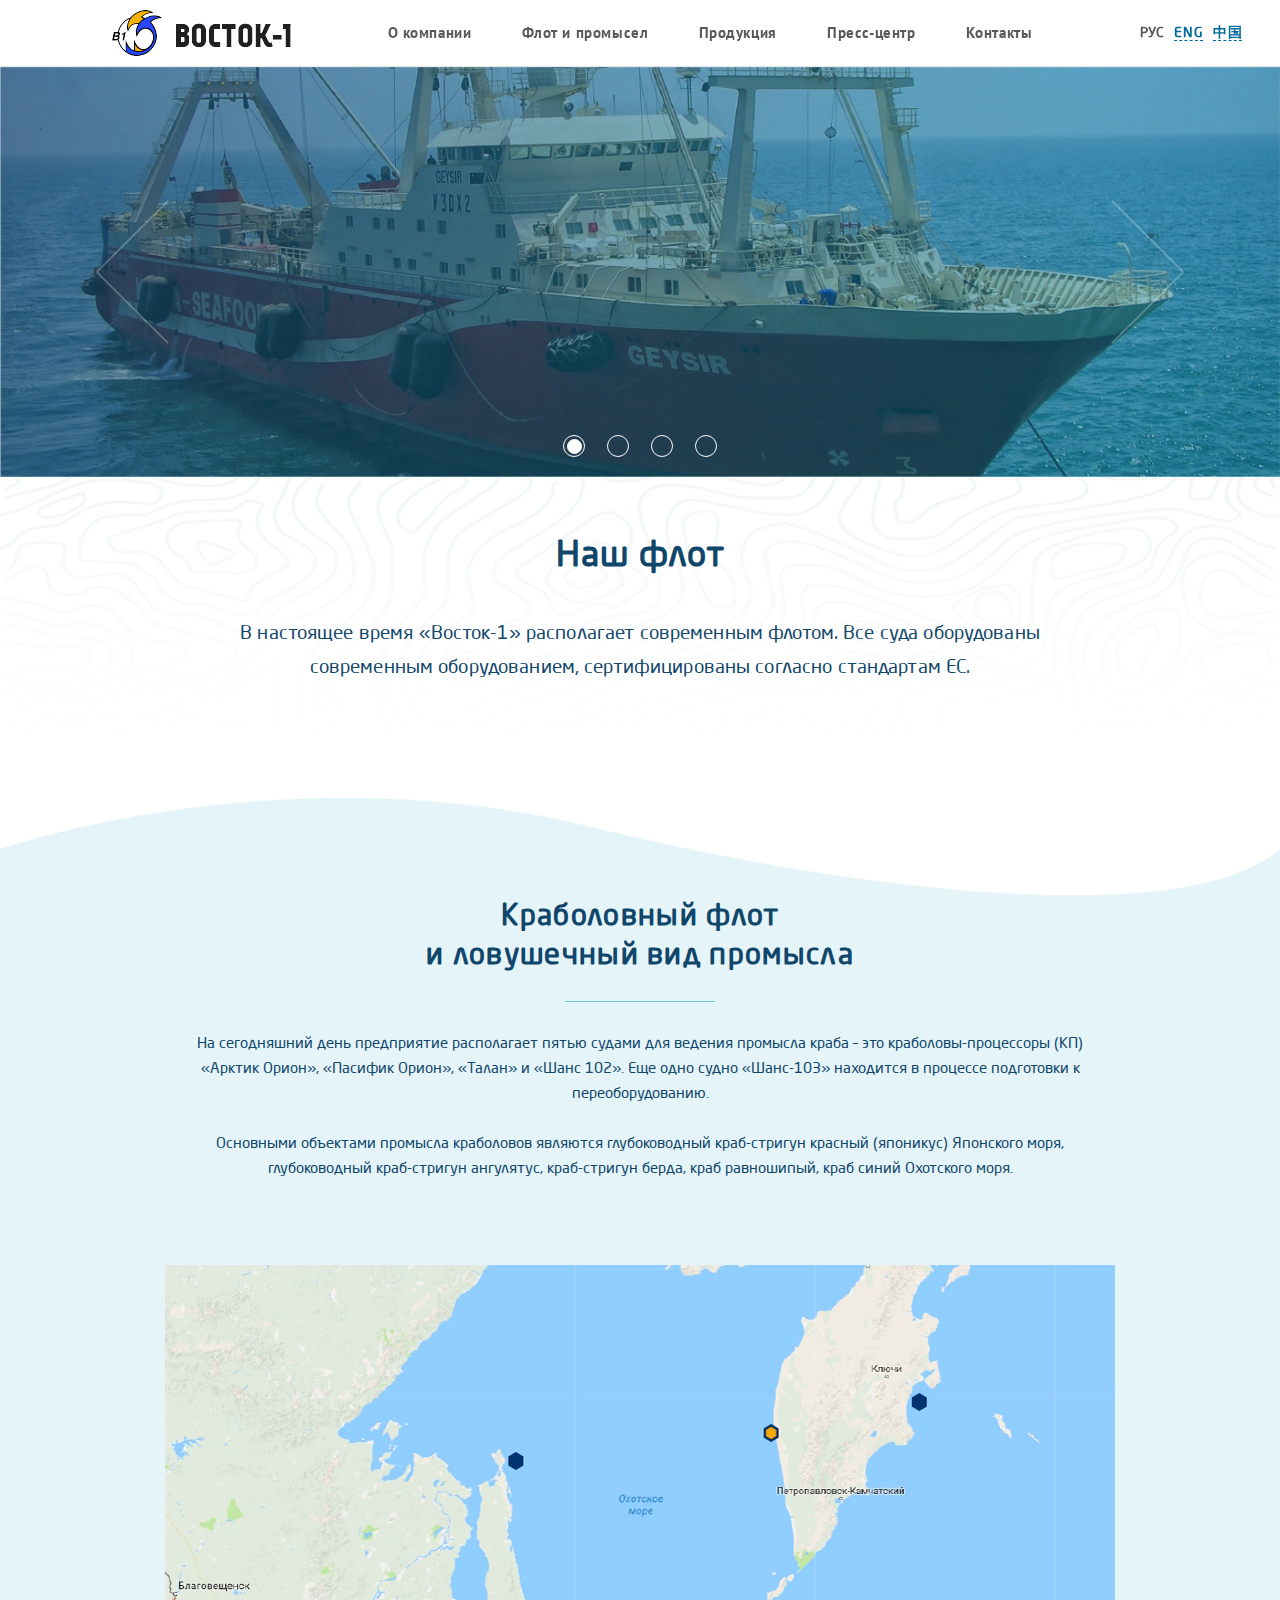
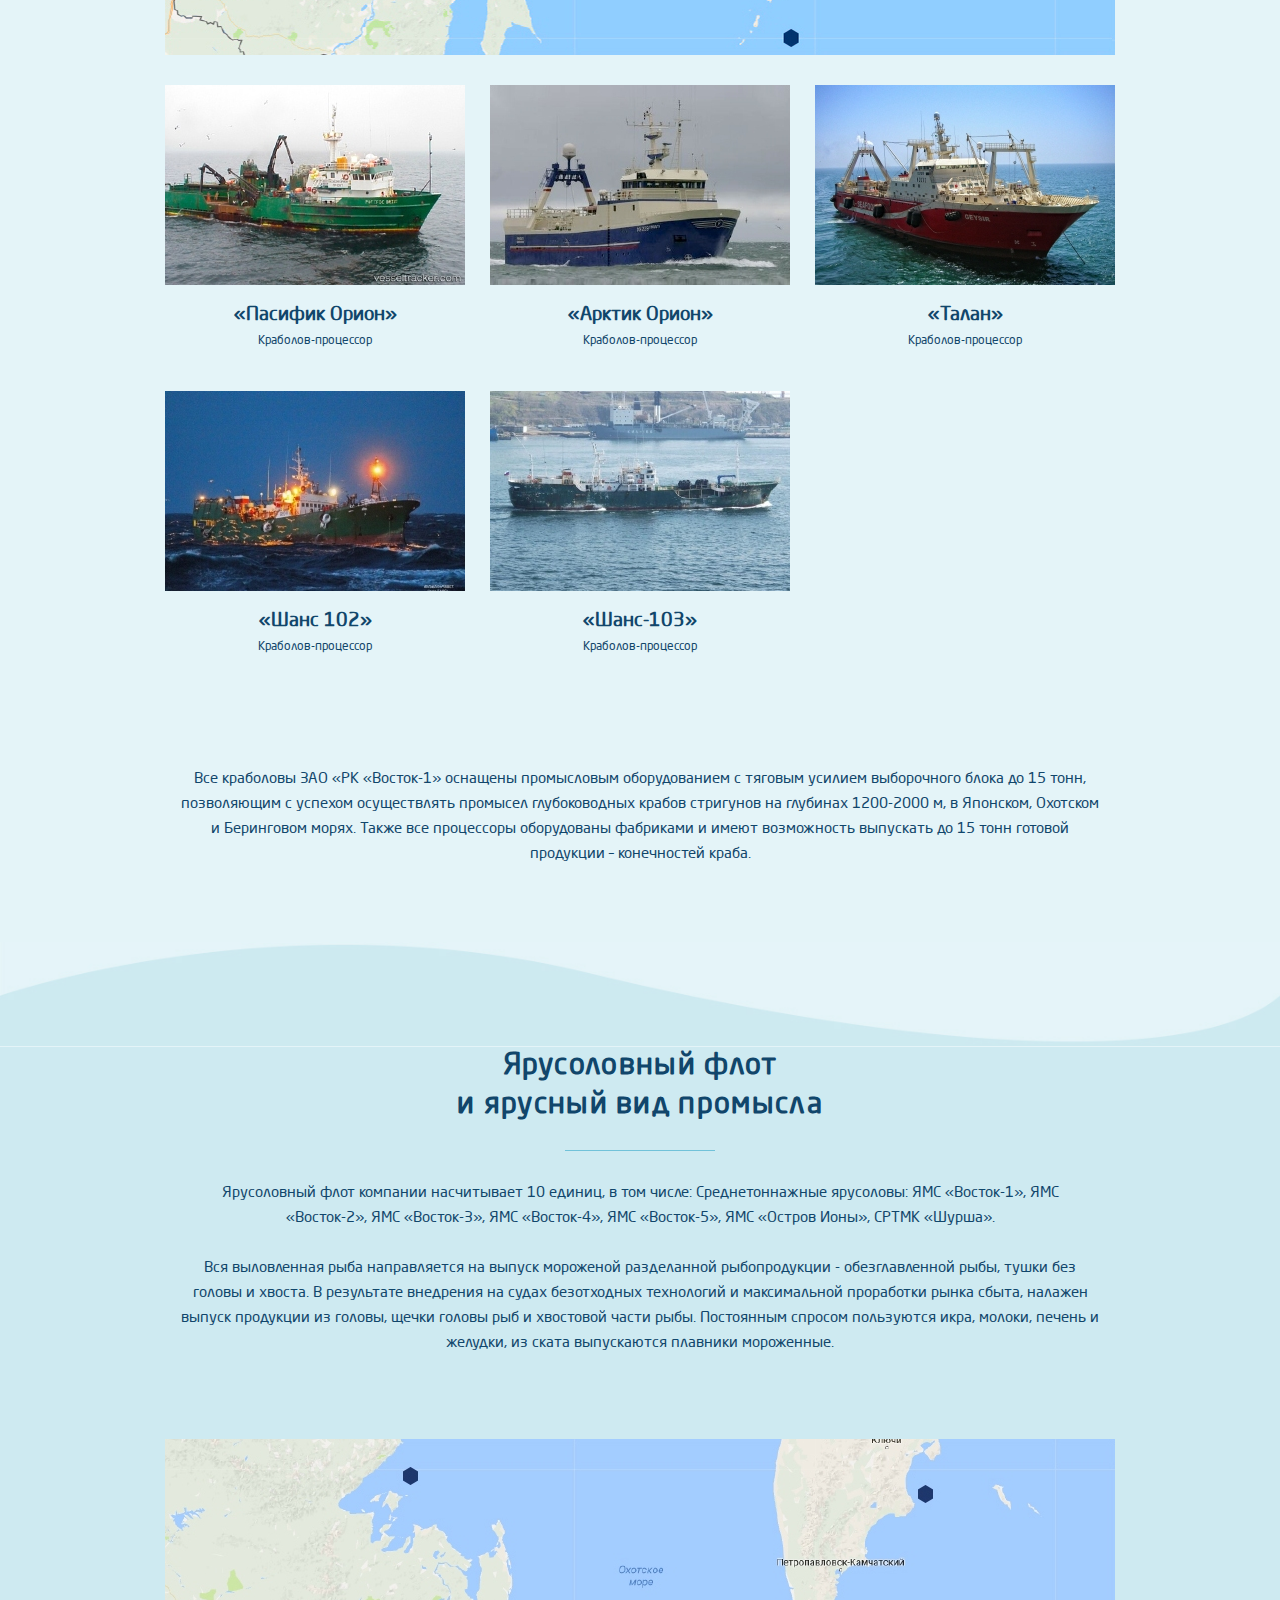
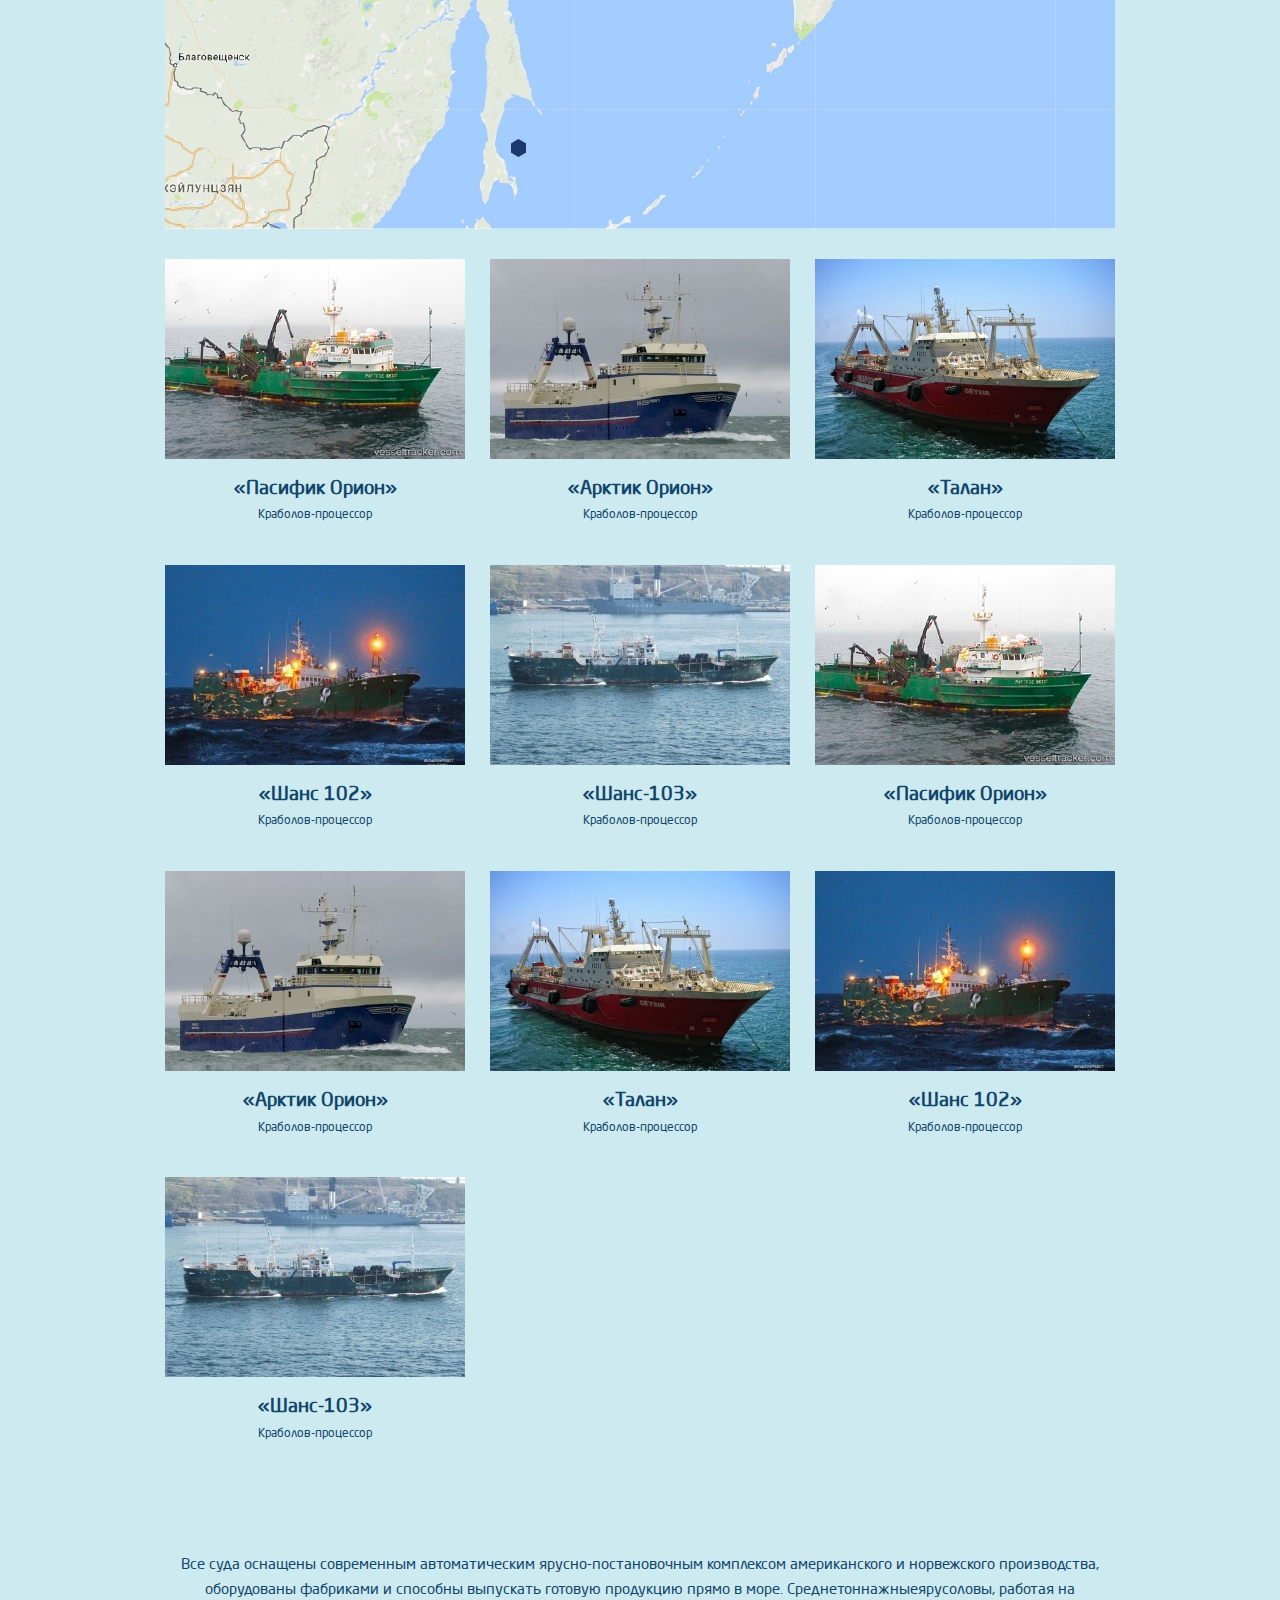
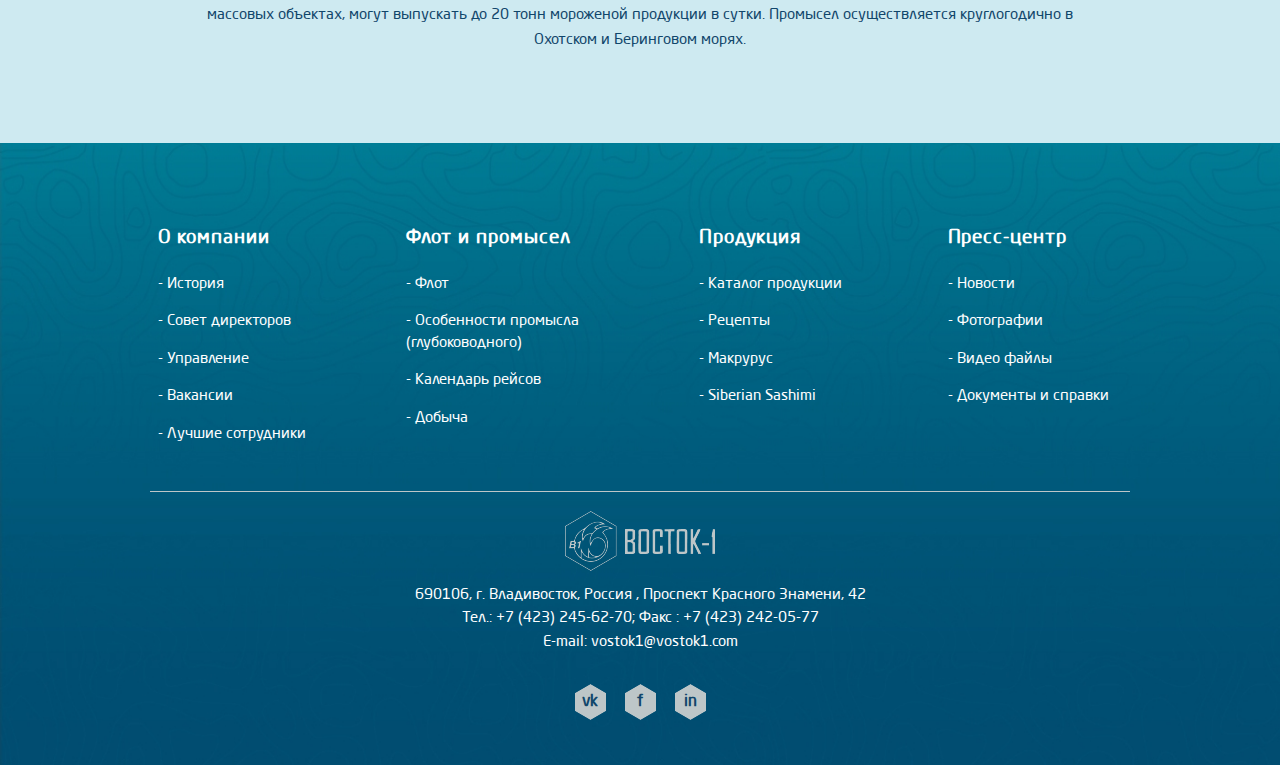
<file: fleet.html>
<!DOCTYPE html>
<html lang="ru">
<head>
  <meta charset="utf-8">
  <meta http-equiv="X-UA-Compatible" content="IE=edge">
  <meta name="viewport" content="width=device-width, initial-scale=1">
  <title>Наш флот</title>
  <link href="css/bootstrap.css" rel="stylesheet">
  <link href="css/jquery.bxslider.css" rel="stylesheet">
  <link href="css/style.css" rel="stylesheet">
  <!-- HTML5 Shim and Respond.js IE8 support of HTML5 elements and media queries -->
  <!-- WARNING: Respond.js doesn't work if you view the page via file:// -->
  <!--[if lt IE 9]>
  <script src="https://oss.maxcdn.com/libs/html5shiv/3.7.0/html5shiv.js"></script>
  <script src="https://oss.maxcdn.com/libs/respond.js/1.4.2/respond.min.js"></script>
  <![endif]-->
</head>
<body>
  <div class="wrapper">
<!-- HEADER -->
    <header class="header" id="header">
      <div class="header-content-top">
        <div class="container">
          <div class="row">
            <div class="col-lg-3 col-md-3 col-sm-4 col-xs-9">
              <div class="logo-header">
                <a href="index.html" target="_blank"><img src="images/header/logo.png" alt="Логотип" class="center-block"></a>
              </div>
            </div>
            <div class="col-lg-8 visible-lg">
              <nav class="nav-header-menu">
                <ul class="menu-header list-inline list-unstyled">
                  <li><a href="company.html" target="_blank">О компании</a></li>
                  <li><a href="fleet.html" target="_blank">Флот и промысел</a></li>
                  <li><a href="production.html" target="_blank">Продукция</a></li>
                  <li><a href="news.html" target="_blank">Пресс-центр</a></li>
                  <li><a href="contacts.html" target="_blank">Контакты</a></li>
                </ul>
              </nav>
            </div>
            <div class="col-lg-1 col-md-8 col-sm-7 hidden-xs pos-stat">
              <nav class="nav-header-language text-center pull-right">
                <ul class="list-inline list-unstyled language-header">
                <li><a href="#" class="active-language-header"><span>РУС</span></a></li>
                  <li><a href="#"><span>ENG</span></a></li>
                  <li><a href="#"><span>中国</span></a></li>
                </ul>
              </nav>
            </div>
            <div class="col-md-1 col-sm-1  col-xs-3 hidden-lg">
              <a href="#"><i class="btn-menu pull-right"></i></a>
            </div>
            <nav class="menu-xs">
              <ul class="list-unstyled">
                <li><a href="#" class="tabs-menu">О компании</a>
                  <ul>
                    <li><a href="">История</a></li>
                    <li><a href="">Совет директоров</a></li>
                    <li><a href="">Управление</a></li>
                    <li><a href="">Вакансии</a></li>
                    <li><a href="">Лучшие сотрудники</a></li>
                  </ul></li>
                <li><a href="#" class="tabs-menu">Флот и промысел</a>
                  <ul>
                    <li><a href="#">Флот</a></li>
                    <li><a href="#" class="fishing">Особенности промысла<br>(глубоководного)</a></li>
                    <li><a href="#">Календарь рейсов</a></li>
                    <li><a href="#">Добыча</a></li>
                  </ul></li>
                <li><a href="#" class="tabs-menu">Продукция</a>
                  <ul>
                    <li><a href="#">Каталог продукции</a></li>
                    <li><a href="#">Рецепты</a></li>
                    <li><a href="#">Макрурус</a></li>
                    <li><a href="#">Siberian Sashimi</a></li>
                  </ul></li>
                <li><a href="#" class="tabs-menu">Пресс-центр</a>
                  <ul>
                    <li><a href="#">Новости</a></li>
                    <li><a href="#">Фотографии</a></li>
                    <li><a href="#">Видео файлы</a></li>
                    <li><a href="#">Документы и справки</a></li>
                  </ul></li></li>
                <li><a href="#">Контакты</a></li>
              </ul>
            </nav>
          </div>
        </div>
      </div>   
      <div class="container-fluid">
        <div class="row">
          <div class="row">
            <div class="col-xs-12 pr">
              <ul class="bxslider-1">
                <li>
                  <img src="images/header/slide-3.jpg" alt="slide" class="img-responsive img-slide-header">
                </li>
                <li>
                  <img src="images/header/slide-2.jpg" alt="slide" class="img-responsive img-slide-header">
                </li>
                <li>
                  <img src="images/header/slide-3.jpg" alt="slide" class="img-responsive img-slide-header">
                </li>
                <li>
                  <img src="images/header/slide-2.jpg" alt="slide" class="img-responsive img-slide-header">
                </li>
              </ul>
            </div>
          </div>
        </div>
      </div>
      <div class="header-content-bottom header-fleet">
        <div class="container">  
          <div class="row">
            <div class="col-xs-12 text-center">
              <h1>Наш флот</h1>
              <small>
                В настоящее время «Восток-1» располагает современным флотом. Все суда оборудованы современным оборудованием, сертифицированы согласно стандартам ЕС.
              </small>
            </div>
          </div>
        </div>
      </div>
    </header>
  <!-- HEADER END -->
  <!-- MAIN -->
    <main>
  <!-- fleet-section-1 -->
      <section class="fleet-section-1">
        <div class="container">
          <div class="row">
            <div class="col-xs-12 text-center">
              <h2 class="line-blue fleet-section-h2">
                Краболовный флот<br>и ловушечный вид промысла
              </h2>
              <p class="fleet-descr">
                На сегодняшний день предприятие располагает пятью судами для ведения промысла краба – это краболовы-процессоры (КП) «Арктик Орион», «Пасифик Орион», «Талан» и «Шанс 102». Еще одно судно «Шанс-103» находится в процессе подготовки к переоборудованию.
              </p>
              <p class="fleet-descr">
                Основными объектами промысла краболовов являются глубоководный краб-стригун красный (японикус) Японского моря, глубоководный краб-стригун ангулятус, краб-стригун берда, краб равношипый, краб синий Охотского моря.
              </p>
            </div>
          </div>
          <div class="row">
            <div class="col-xs-12">
              <div class="fleet-map">
                <img src="images/page-fleet/fleet-map-1.jpg" alt="map" class="img-responsive center-block">
              </div>
            </div>
          </div>
          <div class="row">
            <div class="col-xs-12">
              <div class="our-fleet">
                <div class="ship text-center">
                  <img src="images/page-fleet/fleet-1.jpg" alt="Наш флот" class="img-responsive fleet-img">
                  <h3 class="name-ship">
                    «Пасифик Орион» 
                  </h3>
                  <p class="employment">
                    Краболов-процессор
                  </p>
                </div>
                <div class="ship text-center">
                  <img src="images/page-fleet/fleet-2.jpg" alt="Наш флот" class="img-responsive fleet-img">
                  <h3 class="name-ship">
                    «Арктик Орион»
                  </h3>
                  <p class="employment">
                    Краболов-процессор
                  </p>
                </div>
                <div class="ship text-center">
                  <img src="images/page-fleet/fleet-3.jpg" alt="Наш флот" class="img-responsive fleet-img">
                  <h3 class="name-ship">
                    «Талан»
                  </h3>
                  <p class="employment">
                    Краболов-процессор
                  </p>
                </div>
                <div class="ship text-center">
                  <img src="images/page-fleet/fleet-4.jpg" alt="Наш флот" class="img-responsive fleet-img">
                  <h3 class="name-ship">
                    «Шанс 102»
                  </h3>
                  <p class="employment">
                    Краболов-процессор
                  </p>
                </div>
                <div class="ship text-center">
                  <img src="images/page-fleet/fleet-5.jpg" alt="Наш флот" class="img-responsive fleet-img">
                  <h3 class="name-ship">
                    «Шанс-103»
                  </h3>
                  <p class="employment">
                    Краболов-процессор
                  </p>
                </div>
              </div>
            </div>
          </div>
          <div class="row">
            <div class="col-xs-12 text-center">
              <p class="clarify">
                Все краболовы ЗАО «РК «Восток-1» оснащены промысловым оборудованием с тяговым усилием выборочного блока до 15 тонн, позволяющим с успехом осуществлять промысел глубоководных крабов стригунов на глубинах 1200-2000 м, в Японском, Охотском и Беринговом морях. Также все процессоры оборудованы фабриками и имеют возможность выпускать до 15 тонн готовой продукции – конечностей краба.
              </p>
            </div>
          </div>
        </div>
      </section>
  <!-- fleet-section-1 end -->
  <!-- fleet-section-2 -->
      <section class="fleet-section-2">
        <div class="container">
          <div class="row">
            <div class="col-xs-12 text-center">
              <h2 class="line-blue fleet-section-h2">
                Ярусоловный флот<br>и ярусный вид промысла
              </h2>
              <p class="fleet-descr">
                Ярусоловный флот компании насчитывает 10 единиц, в том числе: Среднетоннажные ярусоловы: ЯМС «Восток-1», ЯМС «Восток-2», ЯМС «Восток-3», ЯМС «Восток-4», ЯМС «Восток-5», ЯМС «Остров Ионы», СРТМК «Шурша».
              </p>
              <p class="fleet-descr">
                Вся выловленная рыба направляется на выпуск мороженой разделанной рыбопродукции - обезглавленной рыбы, тушки без головы и хвоста. В результате внедрения на судах безотходных технологий и максимальной проработки рынка сбыта, налажен выпуск продукции из головы, щечки головы рыб и хвостовой части рыбы. Постоянным спросом пользуются икра, молоки, печень и желудки, из ската выпускаются плавники мороженные.
              </p>
            </div>
          </div>
          <div class="row">
            <div class="col-xs-12">
              <div class="fleet-map">
                <img src="images/page-fleet/fleet-map-2.jpg" alt="map" class="img-responsive center-block">
              </div>
            </div>
          </div>
          <div class="row">
            <div class="col-xs-12">
              <div class="our-fleet">
                <div class="ship text-center">
                  <img src="images/page-fleet/fleet-1.jpg" alt="Наш флот" class="img-responsive fleet-img">
                  <h3 class="name-ship">
                    «Пасифик Орион» 
                  </h3>
                  <p class="employment">
                    Краболов-процессор
                  </p>
                </div>
                <div class="ship text-center">
                  <img src="images/page-fleet/fleet-2.jpg" alt="Наш флот" class="img-responsive fleet-img">
                  <h3 class="name-ship">
                    «Арктик Орион»
                  </h3>
                  <p class="employment">
                    Краболов-процессор
                  </p>
                </div>
                <div class="ship text-center">
                  <img src="images/page-fleet/fleet-3.jpg" alt="Наш флот" class="img-responsive fleet-img">
                  <h3 class="name-ship">
                    «Талан»
                  </h3>
                  <p class="employment">
                    Краболов-процессор
                  </p>
                </div>
                <div class="ship text-center">
                  <img src="images/page-fleet/fleet-4.jpg" alt="Наш флот" class="img-responsive fleet-img">
                  <h3 class="name-ship">
                    «Шанс 102»
                  </h3>
                  <p class="employment">
                    Краболов-процессор
                  </p>
                </div>
                <div class="ship text-center">
                  <img src="images/page-fleet/fleet-5.jpg" alt="Наш флот" class="img-responsive fleet-img">
                  <h3 class="name-ship">
                    «Шанс-103»
                  </h3>
                  <p class="employment">
                    Краболов-процессор
                  </p>
                </div>
                <div class="ship text-center">
                  <img src="images/page-fleet/fleet-1.jpg" alt="Наш флот" class="img-responsive fleet-img">
                  <h3 class="name-ship">
                    «Пасифик Орион» 
                  </h3>
                  <p class="employment">
                    Краболов-процессор
                  </p>
                </div>
                <div class="ship text-center">
                  <img src="images/page-fleet/fleet-2.jpg" alt="Наш флот" class="img-responsive fleet-img">
                  <h3 class="name-ship">
                    «Арктик Орион»
                  </h3>
                  <p class="employment">
                    Краболов-процессор
                  </p>
                </div>
                <div class="ship text-center">
                  <img src="images/page-fleet/fleet-3.jpg" alt="Наш флот" class="img-responsive fleet-img">
                  <h3 class="name-ship">
                    «Талан»
                  </h3>
                  <p class="employment">
                    Краболов-процессор
                  </p>
                </div>
                <div class="ship text-center">
                  <img src="images/page-fleet/fleet-4.jpg" alt="Наш флот" class="img-responsive fleet-img">
                  <h3 class="name-ship">
                    «Шанс 102»
                  </h3>
                  <p class="employment">
                    Краболов-процессор
                  </p>
                </div>
                <div class="ship text-center">
                  <img src="images/page-fleet/fleet-5.jpg" alt="Наш флот" class="img-responsive fleet-img">
                  <h3 class="name-ship">
                    «Шанс-103»
                  </h3>
                  <p class="employment">
                    Краболов-процессор
                  </p>
                </div>
              </div>
            </div>
          </div>
          <div class="row">
            <div class="col-xs-12 text-center">
              <p class="clarify">
                Все суда оснащены современным автоматическим ярусно-постановочным комплексом американского и норвежского производства, оборудованы фабриками и способны выпускать готовую продукцию прямо в море. Среднетоннажныеярусоловы, работая на массовых объектах, могут выпускать до 20 тонн мороженой продукции в сутки. Промысел осуществляется круглогодично в Охотском и Беринговом морях.
              </p>
            </div>
          </div>
        </div>
      </section>
  <!-- fleet-section-2 end-->
    </main>
  <!-- MAIN END -->
  <!-- FOOTER -->
    <footer class="footer">
      <div class="footter-content">
        <div class="container">
          <div class="row">
            <div class="col-xs-12">
              <a href="javascript://0" class="btn-up" onclick="slowScroll('#header')"></a>
              <script>
                function slowScroll(id){
                  var offset = 0;
                  $('html, body').animate({
                    scrollTop:$(id).offset().top-offset
                  },500);
                  return false;
                };
              </script>
            </div>
            <div class="col-md-12 hidden-sm hidden-xs">
              <nav class="nav-footer-menu text-center">
                <div class="row">
                  <div class="col-md-3">
                    <ul class="list-unstyled pull-right">
                      <li>О компании</li>
                      <li><a href="#" target="_blank">- История</a></li>
                      <li><a href="#" target="_blank">- Совет директоров</a></li>
                      <li><a href="#" target="_blank">- Управление</a></li>
                      <li><a href="#" target="_blank">- Вакансии</a></li>
                      <li><a href="#" target="_blank">- Лучшие сотрудники</a></li>
                    </ul>
                  </div>
                  <div class="col-md-3">
                    <ul class="list-unstyled">
                      <li>Флот и промысел</li>
                      <li><a href="fleet.html" target="_blank">- Флот</a></li>
                      <li><a href="#" target="_blank">- Особенности промысла<br> (глубоководного)</a></li>
                      <li><a href="#" target="_blank">- Календарь рейсов</a></li>
                      <li><a href="#" target="_blank">- Добыча</a></li>
                    </ul>
                  </div>
                  <div class="col-md-3">
                    <ul class="list-unstyled">
                      <li>Продукция</li>
                      <li><a href="production.html" target="_blank">- Каталог продукции</a></li>
                      <li><a href="recipes.html" target="_blank">- Рецепты</a></li>
                      <li><a href="#" target="_blank">- Макрурус</a></li>
                      <li><a href="#" target="_blank">- Siberian Sashimi</a></li>
                    </ul>
                  </div>
                  <div class="col-md-3">
                    <ul class="list-unstyled pull-left">
                      <li>Пресс-центр</li>
                      <li><a href="news.html" target="_blank">- Новости</a></li>
                      <li><a href="photo_gallery.html" target="_blank">- Фотографии</a></li>
                      <li><a href="video_files.html" target="_blank">- Видео файлы</a></li>
                      <li><a href="#" target="_blank">- Документы и справки</a></li>
                    </ul>
                  </div>
                </div>
              </nav>
            </div>
            <div class="col-xs-12 text-center">
              <div class="logo-footer">
                <img src="images/footer/logo-footer.png" alt="Логотип" class="hidden-xs center-block">
                <img src="images/footer/logo-footer-xs.png" alt="Логотип" class="visible-xs center-block">
              </div>
              <address class="address-footer">
                <p class="location">
                  690106, г. Владивосток, Россия , Проспект Красного Знамени, 42
                </p>
                <p class="phone">Тел.: +7 (423) 245-62-70; <span class="fax">Факс : +7 (423) 242-05-77</span></p>
                <p class="email">E-mail: vostok1@vostok1.com</p>
              </address>
              <div class="button-social-network">
                <a href="#">vk</a>
                <a href="#">f</a>
                <a href="#">in</a>
              </div>
            </div>
          </div>
        </div>
      </div>
    </footer>
  <!-- FOOTER END -->
  <!-- HEXAHEDRON -->
    <div class="hexahedron fleet-hexahedron">
      <span class="hexahedron-2"></span>
      <span class="hexahedron-3"></span>
      <span class="hexahedron-9"></span>
      <span class="hexahedron-11"></span>
    </div>
  <!-- HEXAHEDRON END-->
  </div>
<!-- SCRIPT -->
  <script src="js/jquery-1.12.4.js"></script>
  <script src="js/bootstrap.min.js"></script>
  <script src="js/jquery.bxslider.min.js"></script>
  <script src="js/common.js"></script>
<!-- SCRIPT END-->
</body>
</html>
</file>
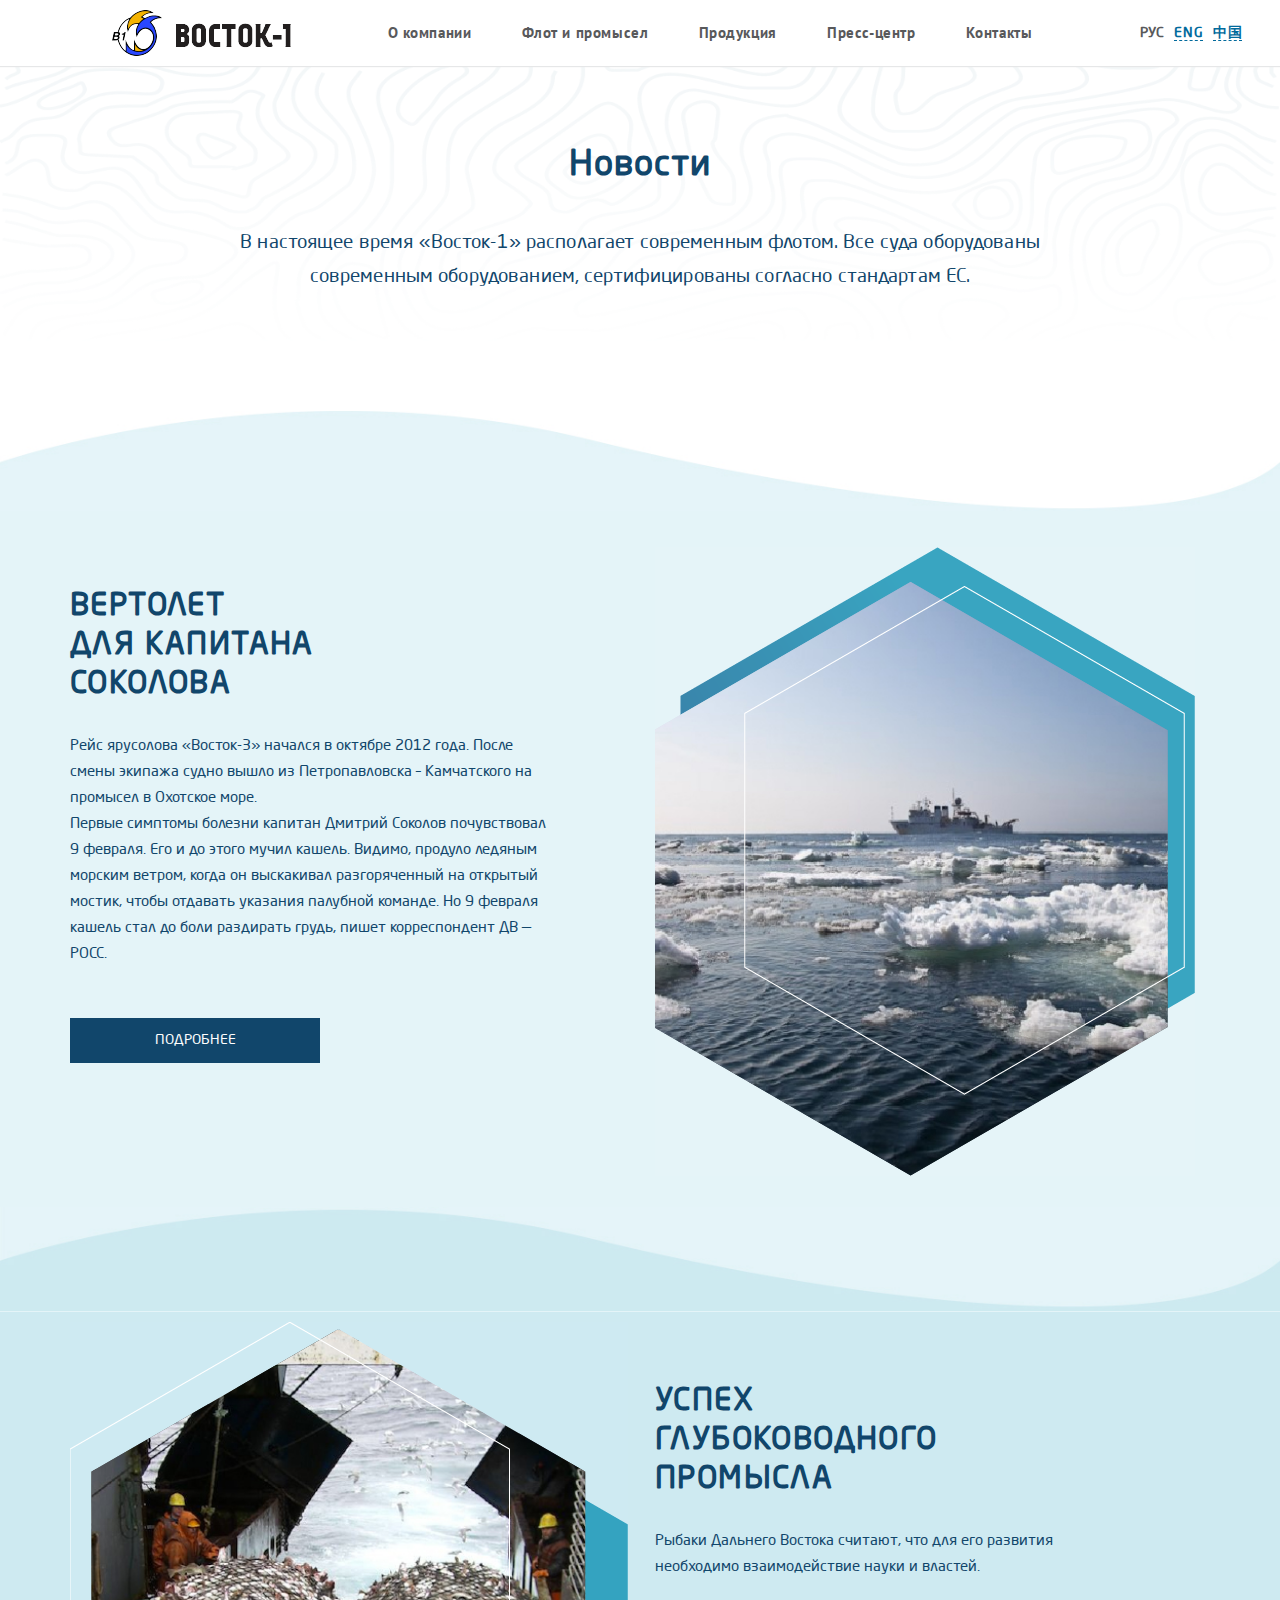
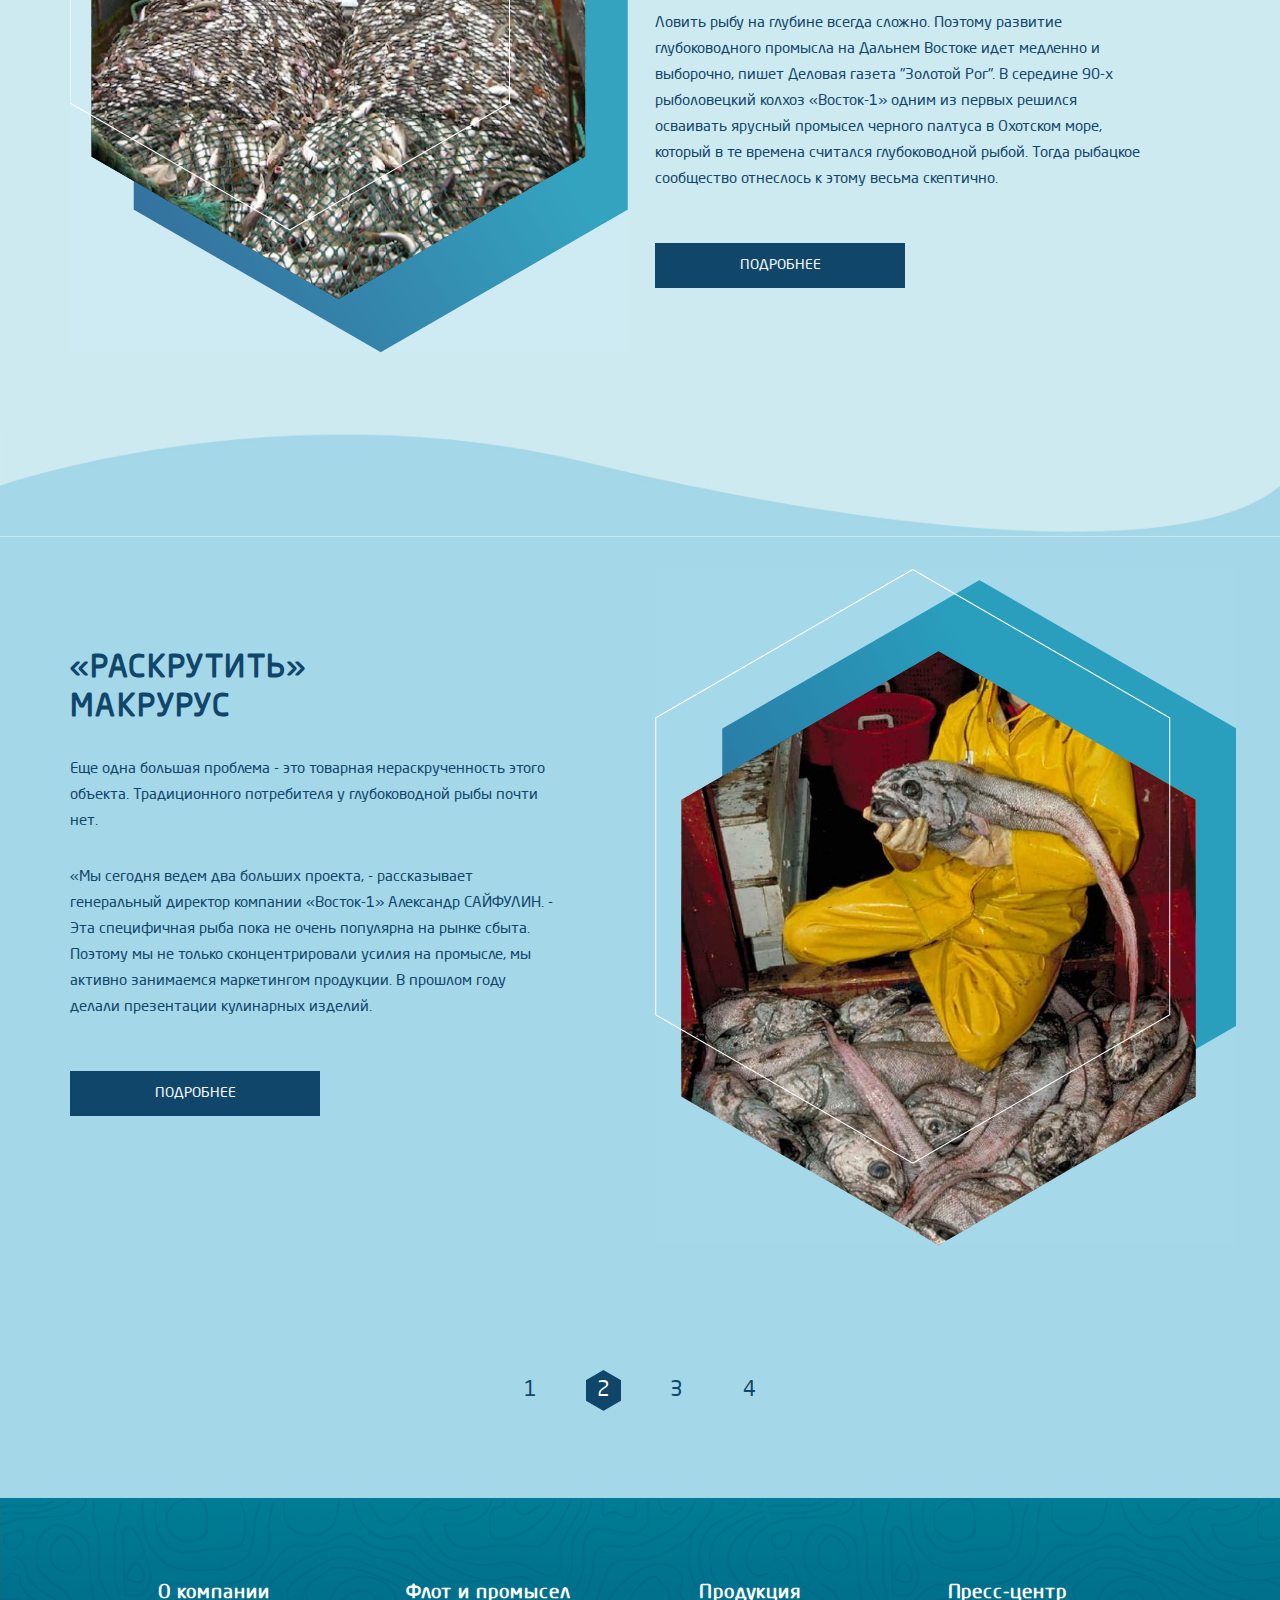
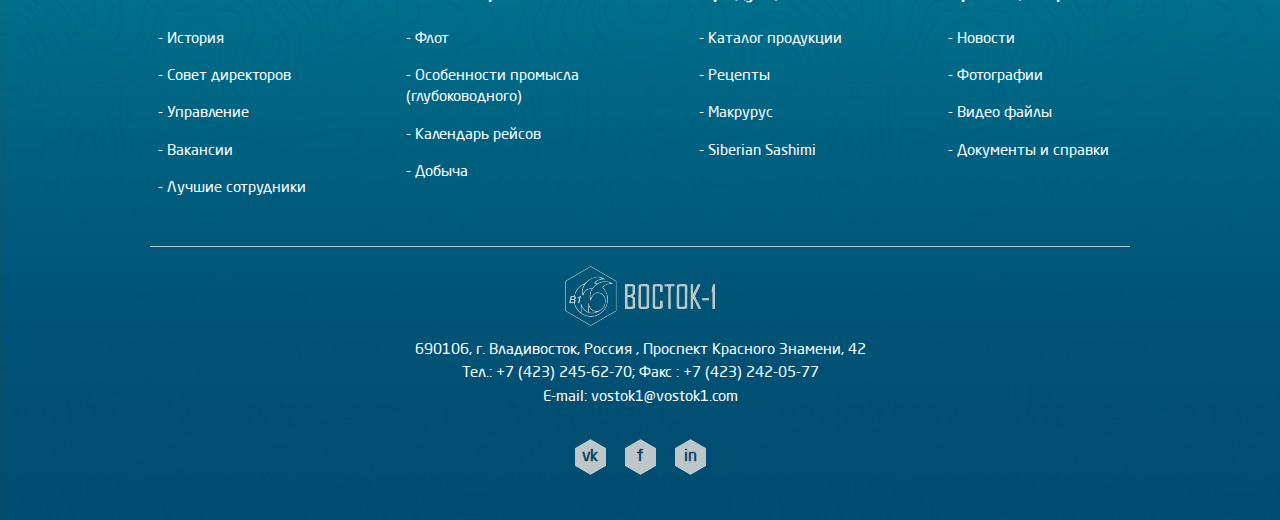
<file: news.html>
<!DOCTYPE html>
<html lang="ru">
<head>
  <meta charset="utf-8">
  <meta http-equiv="X-UA-Compatible" content="IE=edge">
  <meta name="viewport" content="width=device-width, initial-scale=1">
  <title>Новости</title>
  <link href="css/bootstrap.css" rel="stylesheet">
  <link href="css/jquery.bxslider.css" rel="stylesheet">
  <link href="css/style.css" rel="stylesheet">
  <!-- HTML5 Shim and Respond.js IE8 support of HTML5 elements and media queries -->
  <!-- WARNING: Respond.js doesn't work if you view the page via file:// -->
  <!--[if lt IE 9]>
  <script src="https://oss.maxcdn.com/libs/html5shiv/3.7.0/html5shiv.js"></script>
  <script src="https://oss.maxcdn.com/libs/respond.js/1.4.2/respond.min.js"></script>
  <![endif]-->
</head>
<body>
  <div class="wrapper">
<!-- HEADER -->
    <header class="header" id="header">
      <div class="header-content-top">
        <div class="container">
          <div class="row">
            <div class="col-lg-3 col-md-3 col-sm-4 col-xs-9">
              <div class="logo-header">
                <a href="index.html" target="_blank"><img src="images/header/logo.png" alt="Логотип" class="center-block"></a>
              </div>
            </div>
            <div class="col-lg-8 visible-lg">
              <nav class="nav-header-menu">
                <ul class="menu-header list-inline list-unstyled">
                  <li><a href="company.html" target="_blank">О компании</a></li>
                  <li><a href="fleet.html" target="_blank">Флот и промысел</a></li>
                  <li><a href="production.html" target="_blank">Продукция</a></li>
                  <li><a href="news.html" target="_blank">Пресс-центр</a></li>
                  <li><a href="contacts.html" target="_blank">Контакты</a></li>
                </ul>
              </nav>
            </div>
            <div class="col-lg-1 col-md-8 col-sm-7 hidden-xs pos-stat">
              <nav class="nav-header-language text-center pull-right">
                <ul class="list-inline list-unstyled language-header">
                <li><a href="#" class="active-language-header"><span>РУС</span></a></li>
                  <li><a href="#"><span>ENG</span></a></li>
                  <li><a href="#"><span>中国</span></a></li>
                </ul>
              </nav>
            </div>
            <div class="col-md-1 col-sm-1  col-xs-3 hidden-lg">
              <a href="#"><i class="btn-menu pull-right"></i></a>
            </div>
            <nav class="menu-xs">
              <ul class="list-unstyled">
                <li><a href="#" class="tabs-menu">О компании</a>
                  <ul>
                    <li><a href="">История</a></li>
                    <li><a href="">Совет директоров</a></li>
                    <li><a href="">Управление</a></li>
                    <li><a href="">Вакансии</a></li>
                    <li><a href="">Лучшие сотрудники</a></li>
                  </ul></li>
                <li><a href="#" class="tabs-menu">Флот и промысел</a>
                  <ul>
                    <li><a href="#">Флот</a></li>
                    <li><a href="#" class="fishing">Особенности промысла<br>(глубоководного)</a></li>
                    <li><a href="#">Календарь рейсов</a></li>
                    <li><a href="#">Добыча</a></li>
                  </ul></li>
                <li><a href="#" class="tabs-menu">Продукция</a>
                  <ul>
                    <li><a href="#">Каталог продукции</a></li>
                    <li><a href="#">Рецепты</a></li>
                    <li><a href="#">Макрурус</a></li>
                    <li><a href="#">Siberian Sashimi</a></li>
                  </ul></li>
                <li><a href="#" class="tabs-menu">Пресс-центр</a>
                  <ul>
                    <li><a href="#">Новости</a></li>
                    <li><a href="#">Фотографии</a></li>
                    <li><a href="#">Видео файлы</a></li>
                    <li><a href="#">Документы и справки</a></li>
                  </ul></li></li>
                <li><a href="#">Контакты</a></li>
              </ul>
            </nav>
          </div>
        </div>
      </div>   
      <div class="header-content-bottom header-news">
        <div class="container">  
          <div class="row">
            <div class="col-xs-12 text-center">
              <h1>Новости</h1>
              <small>
                В настоящее время «Восток-1» располагает современным флотом. Все суда оборудованы современным оборудованием, сертифицированы согласно стандартам ЕС.
              </small>
            </div>
          </div>
        </div>
      </div>
    </header>
  <!-- HEADER END -->
  <!-- MAIN -->
    <main>
<!-- news-section-1 -->
      <section class="news-section-1">
        <div class="container">
          <div class="row">
            <div class="col-md-6 col-md-push-6">
              <i class="icn-hexagon-news-1 icn-frame"></i>
            </div>
            <div class="col-md-6 col-md-pull-6">
              <h2 class="title-news text-uppercase">Вертолет<span>для капитана</span><span>Соколова</span></h2>
              <div class="wr-descr-news">
                <p class="descr-news">
                  Рейс ярусолова «Восток-3» начался в октябре 2012 года. После смены экипажа судно вышло из Петропавловска – Камчатского на промысел в Охотское море.<br>Первые симптомы болезни капитан Дмитрий Соколов почувствовал 9 февраля. Его и до этого мучил кашель. Видимо, продуло ледяным морским ветром, когда он выскакивал разгоряченный на открытый мостик, чтобы отдавать указания палубной команде. Но 9 февраля кашель стал до боли раздирать грудь, пишет корреспондент ДВ — РОСС.
                </p>
              </div>
                <div class="wr-news-btn-blue"> <a href="#" class="btn-blue text-uppercase text-center">Подробнее</a></div>
            </div>
          </div>
        </div>
      </section>
  <!-- news-section-1 end -->
  <!-- news-section-2 -->
      <section class="news-section-2">
        <div class="container">
          <div class="row">
            <div class="col-md-6">
              <i class="icn-hexagon-news-2 icn-frame"></i>
            </div>
            <div class="col-md-6">
              <h2 class="title-news text-uppercase">Успех<span>глубоководного</span><span>промысла</span></h2>
              <div class="wr-descr-news">
                <p class="descr-news">
                  Рыбаки Дальнего Востока считают, что для его развития необходимо взаимодействие науки и властей.
                </p>
                <p class="descr-news">
                  Ловить рыбу на глубине всегда сложно. Поэтому развитие глубоководного промысла на Дальнем Востоке идет медленно и выборочно, пишет Деловая газета "Золотой Рог". В середине 90-х рыболовецкий колхоз «Восток-1» одним из первых решился осваивать ярусный промысел черного палтуса в Охотском море, который в те времена считался глубоководной рыбой. Тогда рыбацкое сообщество отнеслось к этому весьма скептично.
                </p>
              </div>
                <div class="wr-news-btn-blue"><a href="#" class="btn-blue text-uppercase text-center">Подробнее</a></div>
            </div>
          </div>
        </div>
      </section>
  <!-- news-section-2 end-->
  <!-- news-section-3 -->
      <section class="news-section-3">
        <div class="container">
          <div class="row">
            <div class="col-md-6 col-md-push-6">
              <i class="icn-hexagon-news-3 icn-frame icn-frame"></i>
            </div>
            <div class="col-md-6 col-md-pull-6">
            <h2 class="title-news text-uppercase">«Раскрутить»<span>макрурус</span></h2>
              <div class="wr-descr-news">
                <p class="descr-news">
                  Еще одна большая проблема - это товарная нераскрученность этого объекта. Традиционного потребителя у глубоководной рыбы почти нет. 
                </p>
                <p class="descr-news">
                  «Мы сегодня ведем два больших проекта, - рассказывает генеральный директор компании «Восток-1» Александр САЙФУЛИН. - Эта специфичная рыба пока не очень популярна на рынке сбыта. Поэтому мы не только сконцентрировали усилия на промысле, мы активно занимаемся маркетингом продукции. В прошлом году делали презентации кулинарных изделий. 
                </p>
              </div>
                <div class="wr-news-btn-blue"> <a href="#" class="btn-blue text-uppercase text-center">Подробнее</a></div>
            </div>
            <div class="col-xs-12">
              <nav class="pagination-v">
                <ul class="list-inline list-unstyled text-center">
                  <li><a href="#">1</a></li>
                  <li><a href="#" class="active-page">2</a></li>
                  <li><a href="#">3</a></li>
                  <li><a href="#">4</a></li>
                </ul>
              </nav>
            </div>
          </div>
        </div>
      </section>
  <!-- news-section-3 end-->
    </main>
  <!-- MAIN END -->
  <!-- FOOTER -->
    <footer class="footer">
      <div class="footter-content">
        <div class="container">
          <div class="row">
            <div class="col-xs-12">
              <a href="javascript://0" class="btn-up" onclick="slowScroll('#header')"></a>
              <script>
                function slowScroll(id){
                  var offset = 0;
                  $('html, body').animate({
                    scrollTop:$(id).offset().top-offset
                  },500);
                  return false;
                };
              </script>
            </div>
            <div class="col-md-12 hidden-sm hidden-xs">
              <nav class="nav-footer-menu text-center">
                <div class="row">
                  <div class="col-md-3">
                    <ul class="list-unstyled pull-right">
                      <li>О компании</li>
                      <li><a href="#" target="_blank">- История</a></li>
                      <li><a href="#" target="_blank">- Совет директоров</a></li>
                      <li><a href="#" target="_blank">- Управление</a></li>
                      <li><a href="#" target="_blank">- Вакансии</a></li>
                      <li><a href="#" target="_blank">- Лучшие сотрудники</a></li>
                    </ul>
                  </div>
                  <div class="col-md-3">
                    <ul class="list-unstyled">
                      <li>Флот и промысел</li>
                      <li><a href="fleet.html" target="_blank">- Флот</a></li>
                      <li><a href="#" target="_blank">- Особенности промысла<br> (глубоководного)</a></li>
                      <li><a href="#" target="_blank">- Календарь рейсов</a></li>
                      <li><a href="#" target="_blank">- Добыча</a></li>
                    </ul>
                  </div>
                  <div class="col-md-3">
                    <ul class="list-unstyled">
                      <li>Продукция</li>
                      <li><a href="production.html" target="_blank">- Каталог продукции</a></li>
                      <li><a href="recipes.html" target="_blank">- Рецепты</a></li>
                      <li><a href="#" target="_blank">- Макрурус</a></li>
                      <li><a href="#" target="_blank">- Siberian Sashimi</a></li>
                    </ul>
                  </div>
                  <div class="col-md-3">
                    <ul class="list-unstyled pull-left">
                      <li>Пресс-центр</li>
                      <li><a href="news.html" target="_blank">- Новости</a></li>
                      <li><a href="photo_gallery.html" target="_blank">- Фотографии</a></li>
                      <li><a href="video_files.html" target="_blank">- Видео файлы</a></li>
                      <li><a href="#" target="_blank">- Документы и справки</a></li>
                    </ul>
                  </div>
                </div>
              </nav>
            </div>
            <div class="col-xs-12 text-center">
              <div class="logo-footer">
                <img src="images/footer/logo-footer.png" alt="Логотип" class="hidden-xs center-block">
                <img src="images/footer/logo-footer-xs.png" alt="Логотип" class="visible-xs center-block">
              </div>
              <address class="address-footer">
                <p class="location">
                  690106, г. Владивосток, Россия , Проспект Красного Знамени, 42
                </p>
                <p class="phone">Тел.: +7 (423) 245-62-70; <span class="fax">Факс : +7 (423) 242-05-77</span></p>
                <p class="email">E-mail: vostok1@vostok1.com</p>
              </address>
              <div class="button-social-network">
                <a href="#">vk</a>
                <a href="#">f</a>
                <a href="#">in</a>
              </div>
            </div>
          </div>
        </div>
      </div>
    </footer>
  <!-- FOOTER END -->
  <!-- HEXAHEDRON -->
    <div class="hexahedron hexahedron-news">
      <span class="hexahedron-2"></span>
      <span class="hexahedron-3"></span>
      <span class="hexahedron-11"></span>
      <span class="hexahedron-9"></span>
    </div>
  <!-- HEXAHEDRON END-->
  </div>
<!-- SCRIPT -->
  <script src="js/jquery-1.12.4.js"></script>
  <script src="js/bootstrap.min.js"></script>
  <script src="js/jquery.bxslider.min.js"></script>
  <script src="js/common.js"></script>
<!-- SCRIPT END-->
</body>
</html>
</file>
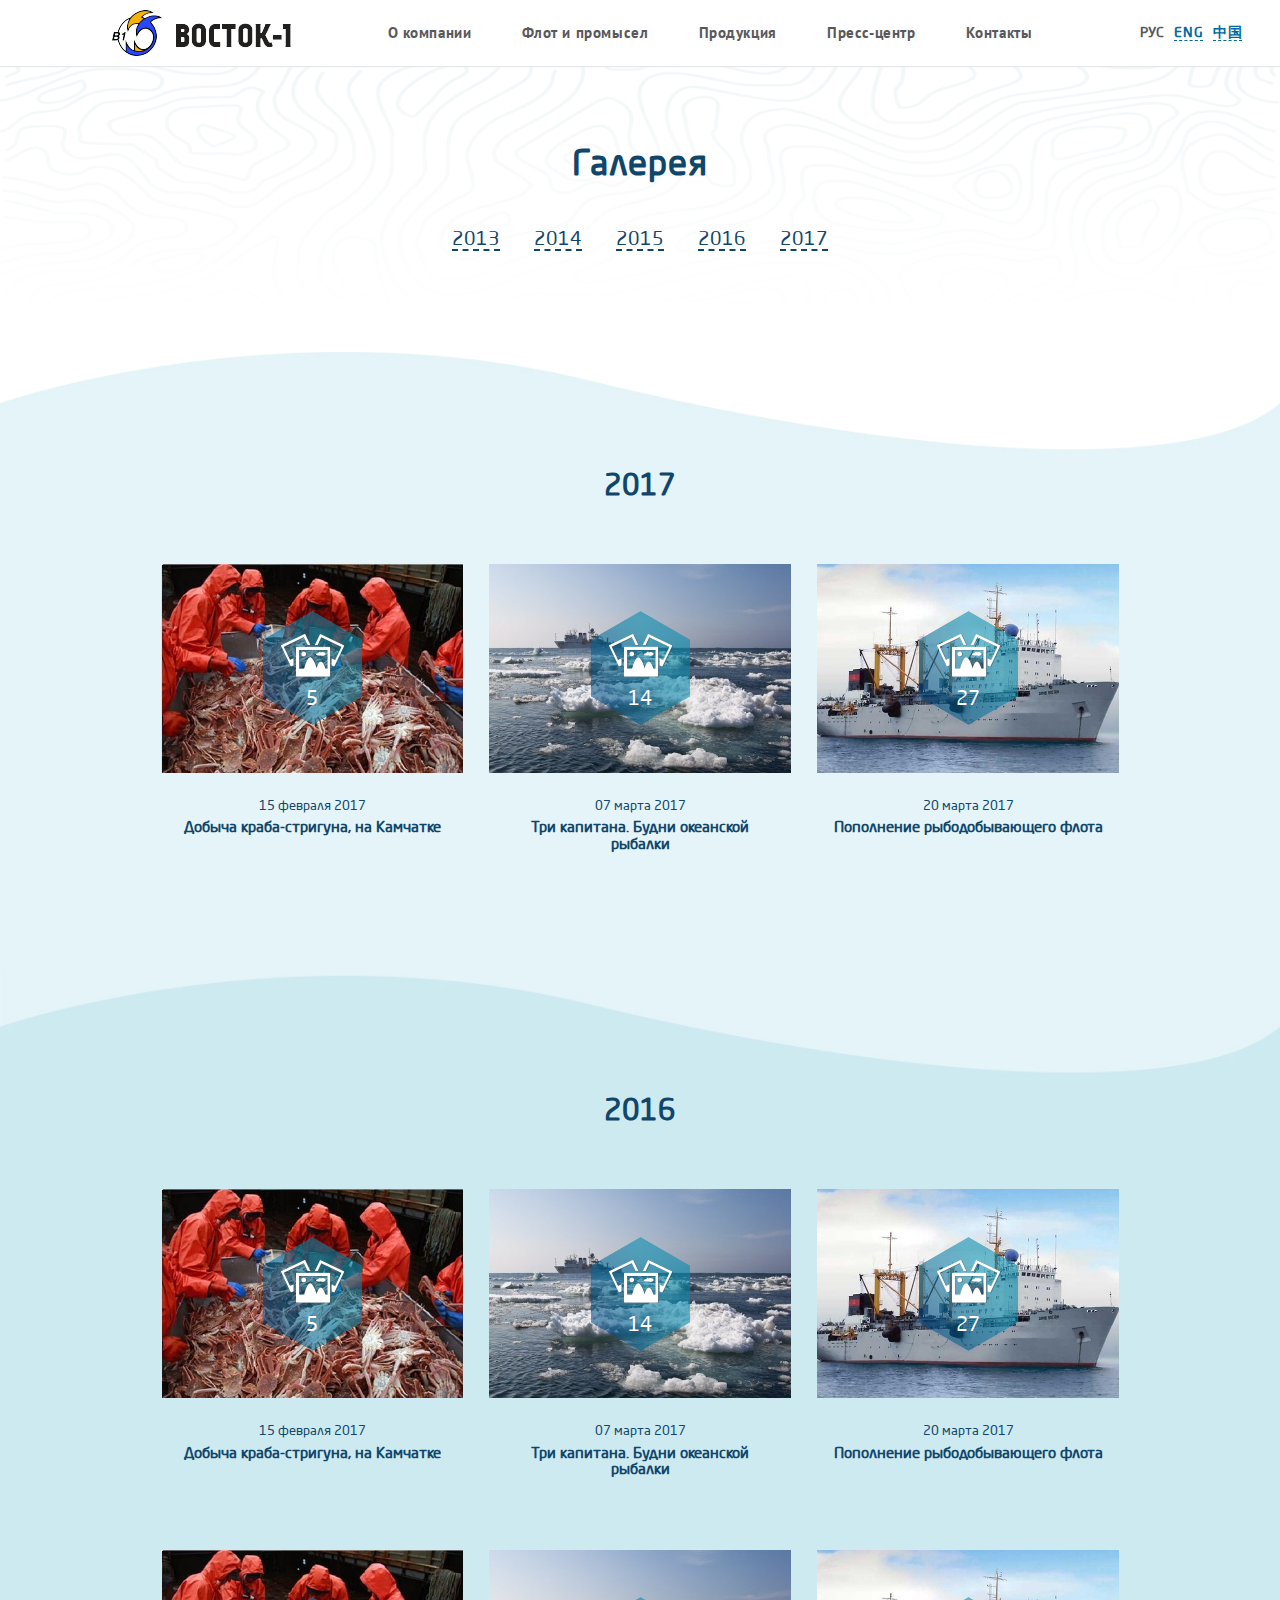
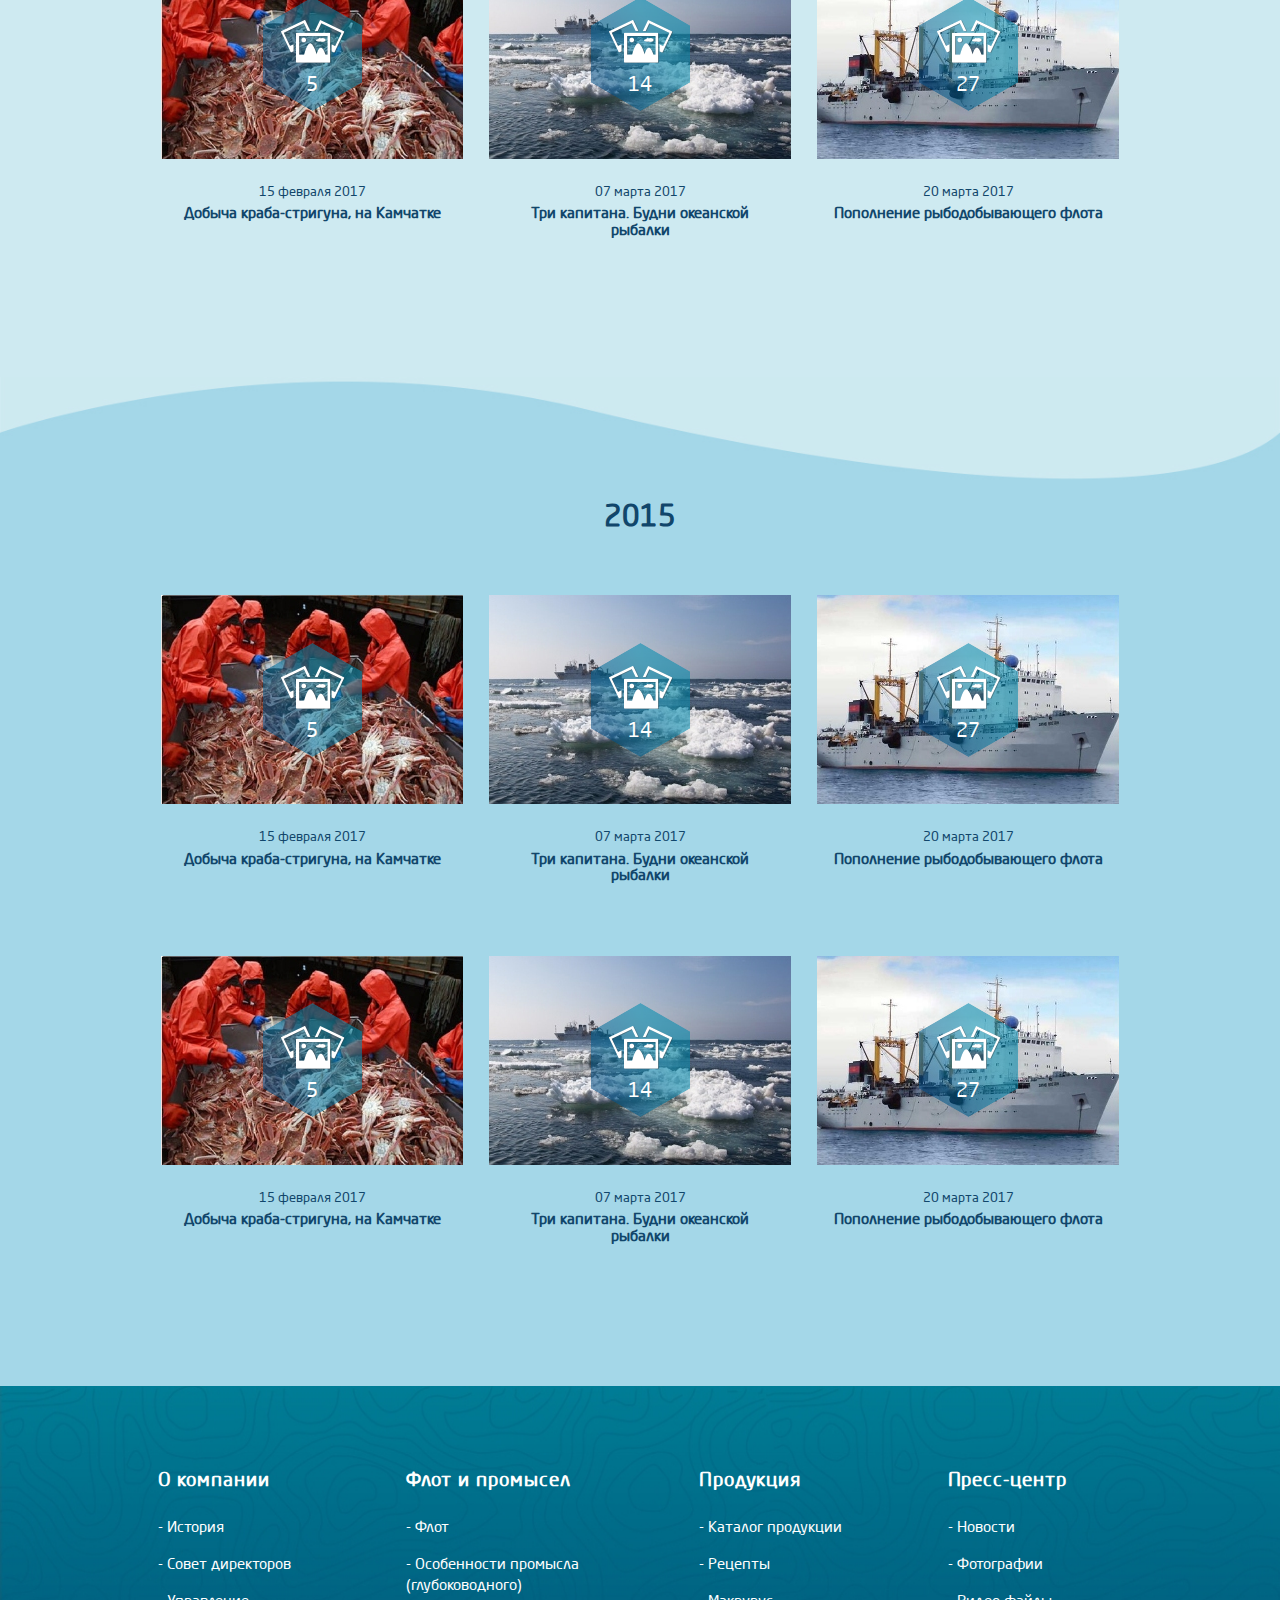
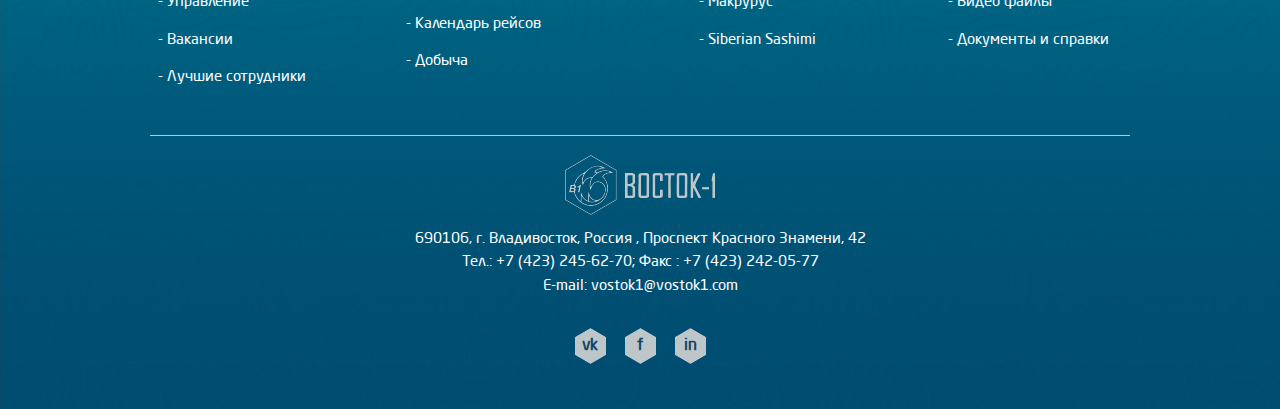
<file: photo_gallery.html>
<!DOCTYPE html>
<html lang="ru">
<head>
  <meta charset="utf-8">
  <meta http-equiv="X-UA-Compatible" content="IE=edge">
  <meta name="viewport" content="width=device-width, initial-scale=1">
  <title>Фотогалерея</title>
  <link href="css/bootstrap.css" rel="stylesheet">
  <link href="css/jquery.bxslider.css" rel="stylesheet">
  <link href="css/style.css" rel="stylesheet">
  <!-- HTML5 Shim and Respond.js IE8 support of HTML5 elements and media queries -->
  <!-- WARNING: Respond.js doesn't work if you view the page via file:// -->
  <!--[if lt IE 9]>
  <script src="https://oss.maxcdn.com/libs/html5shiv/3.7.0/html5shiv.js"></script>
  <script src="https://oss.maxcdn.com/libs/respond.js/1.4.2/respond.min.js"></script>
  <![endif]-->
</head>
<body>
  <div class="wrapper">
<!-- <img src="6.png" alt="wr" class="wr-vid"> -->
<!-- HEADER -->
    <header class="header" id="header">
      <div class="header-content-top">
        <div class="container">
          <div class="row">
            <div class="col-lg-3 col-md-3 col-sm-4 col-xs-9">
              <div class="logo-header">
                <a href="index.html" target="_blank"><img src="images/header/logo.png" alt="Логотип" class="center-block"></a>
              </div>
            </div>
            <div class="col-lg-8 visible-lg">
              <nav class="nav-header-menu">
                <ul class="menu-header list-inline list-unstyled">
                  <li><a href="company.html" target="_blank">О компании</a></li>
                  <li><a href="fleet.html" target="_blank">Флот и промысел</a></li>
                  <li><a href="production.html" target="_blank">Продукция</a></li>
                  <li><a href="news.html" target="_blank">Пресс-центр</a></li>
                  <li><a href="contacts.html" target="_blank">Контакты</a></li>
                </ul>
              </nav>
            </div>
            <div class="col-lg-1 col-md-8 col-sm-7 hidden-xs pos-stat">
              <nav class="nav-header-language text-center pull-right">
                <ul class="list-inline list-unstyled language-header">
                <li><a href="#" class="active-language-header"><span>РУС</span></a></li>
                  <li><a href="#"><span>ENG</span></a></li>
                  <li><a href="#"><span>中国</span></a></li>
                </ul>
              </nav>
            </div>
            <div class="col-md-1 col-sm-1  col-xs-3 hidden-lg">
              <a href="#"><i class="btn-menu pull-right"></i></a>
            </div>
            <nav class="menu-xs">
              <ul class="list-unstyled">
                <li><a href="#" class="tabs-menu">О компании</a>
                  <ul>
                    <li><a href="">История</a></li>
                    <li><a href="">Совет директоров</a></li>
                    <li><a href="">Управление</a></li>
                    <li><a href="">Вакансии</a></li>
                    <li><a href="">Лучшие сотрудники</a></li>
                  </ul></li>
                <li><a href="#" class="tabs-menu">Флот и промысел</a>
                  <ul>
                    <li><a href="#">Флот</a></li>
                    <li><a href="#" class="fishing">Особенности промысла<br>(глубоководного)</a></li>
                    <li><a href="#">Календарь рейсов</a></li>
                    <li><a href="#">Добыча</a></li>
                  </ul></li>
                <li><a href="#" class="tabs-menu">Продукция</a>
                  <ul>
                    <li><a href="#">Каталог продукции</a></li>
                    <li><a href="#">Рецепты</a></li>
                    <li><a href="#">Макрурус</a></li>
                    <li><a href="#">Siberian Sashimi</a></li>
                  </ul></li>
                <li><a href="#" class="tabs-menu">Пресс-центр</a>
                  <ul>
                    <li><a href="#">Новости</a></li>
                    <li><a href="#">Фотографии</a></li>
                    <li><a href="#">Видео файлы</a></li>
                    <li><a href="#">Документы и справки</a></li>
                  </ul></li></li>
                <li><a href="#">Контакты</a></li>
              </ul>
            </nav>
          </div>
        </div>
      </div>   
      <div class="header-content-bottom header-photo-gallery">
        <div class="container">  
          <div class="row">
            <div class="col-xs-12 text-center">
              <h1>Галерея</h1>
              <nav class="choice-year">
                <ul class="list-unstyled list-inline">
                  <li><a href="#" class="year">2013</a></li>
                  <li><a href="#" class="year">2014</a></li>
                  <li><a href="#" class="year">2015</a></li>
                  <li><a href="#" class="year">2016</a></li>
                  <li><a href="#" class="year">2017</a></li>
                </ul>
              </nav>
            </div>
          </div>
        </div>
      </div>
    </header>
  <!-- HEADER END -->
  <!-- MAIN -->
    <main>
  <!-- photo-section-1 --><!-- -->
      <section class="photo-section-1">
        <div class="container">
          <div class="row">
            <div class="col-xs-12">
              <h2 class="text-center year-video">2017</h2>
              <div class="place-photo text-center">
                <div class="wr-photo-gallery text-center">
                  <div class="wr-img-gallery">
                    <img src="images/page-photo-gallery/photogallery-1.jpg" alt="Фотоглерея" class="img-responsive">
                    <a href="#" class="btn-photo">
                      5
                    </a>
                  </div>
                  <p class="photo-date">
                    15 февраля 2017
                  </p>
                  <h3 class="photo-descr">
                    Добыча краба-стригуна, на Камчатке 
                  </h3>
                </div>
                <div class="wr-photo-gallery text-center">
                  <div class="wr-img-gallery">
                    <img src="images/page-photo-gallery/photogallery-2.jpg" alt="Фотоглерея" class="img-responsive">
                    <a href="#" class="btn-photo">
                      14
                    </a>
                  </div>
                  <p class="photo-date">
                    07 марта 2017
                  </p>
                  <h3 class="photo-descr">
                    Три капитана. Будни океанской рыбалки
                  </h3>
                </div>
                <div class="wr-photo-gallery text-center">
                  <div class="wr-img-gallery">
                    <img src="images/page-photo-gallery/photogallery-3.jpg" alt="Фотоглерея" class="img-responsive">
                    <a href="#" class="btn-photo">
                      27
                    </a>
                  </div>
                  <p class="photo-date">
                    20 марта 2017
                  </p>
                  <h3 class="photo-descr">
                    Пополнение рыбодобывающего флота
                  </h3>
                </div>
              </div>
            </div>
          </div>
        </div>
      </section>
<!-- photo-section-1 end -->
<!-- photo-section-2 -->
      <section class="photo-section-2">
        <div class="container">
          <div class="row">
            <div class="col-xs-12">
              <h2 class="text-center year-video">2016</h2>
              <div class="place-photo text-center">
                <div class="wr-photo-gallery text-center">
                  <div class="wr-img-gallery">
                    <img src="images/page-photo-gallery/photogallery-1.jpg" alt="Фотоглерея" class="img-responsive">
                    <a href="#" class="btn-photo">
                      5
                    </a>
                  </div>
                  <p class="photo-date">
                    15 февраля 2017
                  </p>
                  <h3 class="photo-descr">
                    Добыча краба-стригуна, на Камчатке 
                  </h3>
                </div>
                <div class="wr-photo-gallery text-center">
                  <div class="wr-img-gallery">
                    <img src="images/page-photo-gallery/photogallery-2.jpg" alt="Фотоглерея" class="img-responsive">
                    <a href="#" class="btn-photo">
                      14
                    </a>
                  </div>
                  <p class="photo-date">
                    07 марта 2017
                  </p>
                  <h3 class="photo-descr">
                    Три капитана. Будни океанской рыбалки
                  </h3>
                </div>
                <div class="wr-photo-gallery text-center">
                  <div class="wr-img-gallery">
                    <img src="images/page-photo-gallery/photogallery-3.jpg" alt="Фотоглерея" class="img-responsive">
                    <a href="#" class="btn-photo">
                      27
                    </a>
                  </div>
                  <p class="photo-date">
                    20 марта 2017
                  </p>
                  <h3 class="photo-descr">
                    Пополнение рыбодобывающего флота
                  </h3>
                </div>
                <div class="wr-photo-gallery text-center">
                  <div class="wr-img-gallery">
                    <img src="images/page-photo-gallery/photogallery-1.jpg" alt="Фотоглерея" class="img-responsive">
                    <a href="#" class="btn-photo">
                      5
                    </a>
                  </div>
                  <p class="photo-date">
                    15 февраля 2017
                  </p>
                  <h3 class="photo-descr">
                    Добыча краба-стригуна, на Камчатке 
                  </h3>
                </div>
                <div class="wr-photo-gallery text-center">
                  <div class="wr-img-gallery">
                    <img src="images/page-photo-gallery/photogallery-2.jpg" alt="Фотоглерея" class="img-responsive">
                    <a href="#" class="btn-photo">
                      14
                    </a>
                  </div>
                  <p class="photo-date">
                    07 марта 2017
                  </p>
                  <h3 class="photo-descr">
                    Три капитана. Будни океанской рыбалки
                  </h3>
                </div>
                <div class="wr-photo-gallery text-center">
                  <div class="wr-img-gallery">
                    <img src="images/page-photo-gallery/photogallery-3.jpg" alt="Фотоглерея" class="img-responsive">
                    <a href="#" class="btn-photo">
                      27
                    </a>
                  </div>
                  <p class="photo-date">
                    20 марта 2017
                  </p>
                  <h3 class="photo-descr">
                    Пополнение рыбодобывающего флота
                  </h3>
                </div>
              </div>
            </div>
          </div>
        </div>
      </section>
<!-- photo-section-2 end -->
<!-- photo-section-3 -->
      <section class="photo-section-3">
        <div class="container">
          <div class="row">
            <div class="col-xs-12">
              <h2 class="text-center year-video">2015</h2>
              <div class="place-photo text-center">
                <div class="wr-photo-gallery text-center">
                  <div class="wr-img-gallery">
                    <img src="images/page-photo-gallery/photogallery-1.jpg" alt="Фотоглерея" class="img-responsive">
                    <a href="#" class="btn-photo">
                      5
                    </a>
                  </div>
                  <p class="photo-date">
                    15 февраля 2017
                  </p>
                  <h3 class="photo-descr">
                    Добыча краба-стригуна, на Камчатке 
                  </h3>
                </div>
                <div class="wr-photo-gallery text-center">
                  <div class="wr-img-gallery">
                    <img src="images/page-photo-gallery/photogallery-2.jpg" alt="Фотоглерея" class="img-responsive">
                    <a href="#" class="btn-photo">
                      14
                    </a>
                  </div>
                  <p class="photo-date">
                    07 марта 2017
                  </p>
                  <h3 class="photo-descr">
                    Три капитана. Будни океанской рыбалки
                  </h3>
                </div>
                <div class="wr-photo-gallery text-center">
                  <div class="wr-img-gallery">
                    <img src="images/page-photo-gallery/photogallery-3.jpg" alt="Фотоглерея" class="img-responsive">
                    <a href="#" class="btn-photo">
                      27
                    </a>
                  </div>
                  <p class="photo-date">
                    20 марта 2017
                  </p>
                  <h3 class="photo-descr">
                    Пополнение рыбодобывающего флота
                  </h3>
                </div>
                <div class="wr-photo-gallery text-center">
                  <div class="wr-img-gallery">
                    <img src="images/page-photo-gallery/photogallery-1.jpg" alt="Фотоглерея" class="img-responsive">
                    <a href="#" class="btn-photo">
                      5
                    </a>
                  </div>
                  <p class="photo-date">
                    15 февраля 2017
                  </p>
                  <h3 class="photo-descr">
                    Добыча краба-стригуна, на Камчатке 
                  </h3>
                </div>
                <div class="wr-photo-gallery text-center">
                  <div class="wr-img-gallery">
                    <img src="images/page-photo-gallery/photogallery-2.jpg" alt="Фотоглерея" class="img-responsive">
                    <a href="#" class="btn-photo">
                      14
                    </a>
                  </div>
                  <p class="photo-date">
                    07 марта 2017
                  </p>
                  <h3 class="photo-descr">
                    Три капитана. Будни океанской рыбалки
                  </h3>
                </div>
                <div class="wr-photo-gallery text-center">
                  <div class="wr-img-gallery">
                    <img src="images/page-photo-gallery/photogallery-3.jpg" alt="Фотоглерея" class="img-responsive">
                    <a href="#" class="btn-photo">
                      27
                    </a>
                  </div>
                  <p class="photo-date">
                    20 марта 2017
                  </p>
                  <h3 class="photo-descr">
                    Пополнение рыбодобывающего флота
                  </h3>
                </div>
              </div>
            </div>
          </div>
        </div>
      </section>
  <!-- photo-section-3 end -->
    </main>
  <!-- MAIN END -->
  <!-- FOOTER -->
    <footer class="footer">
      <div class="footter-content">
        <div class="container">
          <div class="row">
            <div class="col-xs-12">
              <a href="javascript://0" class="btn-up" onclick="slowScroll('#header')"></a>
              <script>
                function slowScroll(id){
                  var offset = 0;
                  $('html, body').animate({
                    scrollTop:$(id).offset().top-offset
                  },500);
                  return false;
                };
              </script>
            </div>
            <div class="col-md-12 hidden-sm hidden-xs">
              <nav class="nav-footer-menu text-center">
                <div class="row">
                  <div class="col-md-3">
                    <ul class="list-unstyled pull-right">
                      <li>О компании</li>
                      <li><a href="#" target="_blank">- История</a></li>
                      <li><a href="#" target="_blank">- Совет директоров</a></li>
                      <li><a href="#" target="_blank">- Управление</a></li>
                      <li><a href="#" target="_blank">- Вакансии</a></li>
                      <li><a href="#" target="_blank">- Лучшие сотрудники</a></li>
                    </ul>
                  </div>
                  <div class="col-md-3">
                    <ul class="list-unstyled">
                      <li>Флот и промысел</li>
                      <li><a href="fleet.html" target="_blank">- Флот</a></li>
                      <li><a href="#" target="_blank">- Особенности промысла<br> (глубоководного)</a></li>
                      <li><a href="#" target="_blank">- Календарь рейсов</a></li>
                      <li><a href="#" target="_blank">- Добыча</a></li>
                    </ul>
                  </div>
                  <div class="col-md-3">
                    <ul class="list-unstyled">
                      <li>Продукция</li>
                      <li><a href="production.html" target="_blank">- Каталог продукции</a></li>
                      <li><a href="recipes.html" target="_blank">- Рецепты</a></li>
                      <li><a href="#" target="_blank">- Макрурус</a></li>
                      <li><a href="#" target="_blank">- Siberian Sashimi</a></li>
                    </ul>
                  </div>
                  <div class="col-md-3">
                    <ul class="list-unstyled pull-left">
                      <li>Пресс-центр</li>
                      <li><a href="news.html" target="_blank">- Новости</a></li>
                      <li><a href="photo_gallery.html" target="_blank">- Фотографии</a></li>
                      <li><a href="video_files.html" target="_blank">- Видео файлы</a></li>
                      <li><a href="#" target="_blank">- Документы и справки</a></li>
                    </ul>
                  </div>
                </div>
              </nav>
            </div>
            <div class="col-xs-12 text-center">
              <div class="logo-footer">
                <img src="images/footer/logo-footer.png" alt="Логотип" class="hidden-xs center-block">
                <img src="images/footer/logo-footer-xs.png" alt="Логотип" class="visible-xs center-block">
              </div>
              <address class="address-footer">
                <p class="location">
                  690106, г. Владивосток, Россия , Проспект Красного Знамени, 42
                </p>
                <p class="phone">Тел.: +7 (423) 245-62-70; <span class="fax">Факс : +7 (423) 242-05-77</span></p>
                <p class="email">E-mail: vostok1@vostok1.com</p>
              </address>
              <div class="button-social-network">
                <a href="#">vk</a>
                <a href="#">f</a>
                <a href="#">in</a>
              </div>
            </div>
          </div>
        </div>
      </div>
    </footer>
  <!-- FOOTER END -->
  <!-- HEXAHEDRON -->
    <div class="hexahedron hexahedron-video">
      <span class="hexahedron-2"></span>
      <span class="hexahedron-11"></span>
    </div>
  <!-- HEXAHEDRON END-->
  </div>
<!-- SCRIPT -->
  <script src="js/jquery-1.12.4.js"></script>
  <script src="js/bootstrap.min.js"></script>
  <script src="js/jquery.bxslider.min.js"></script>
  <script src="js/common.js"></script>
<!-- SCRIPT END-->
</body>
</html>
</file>
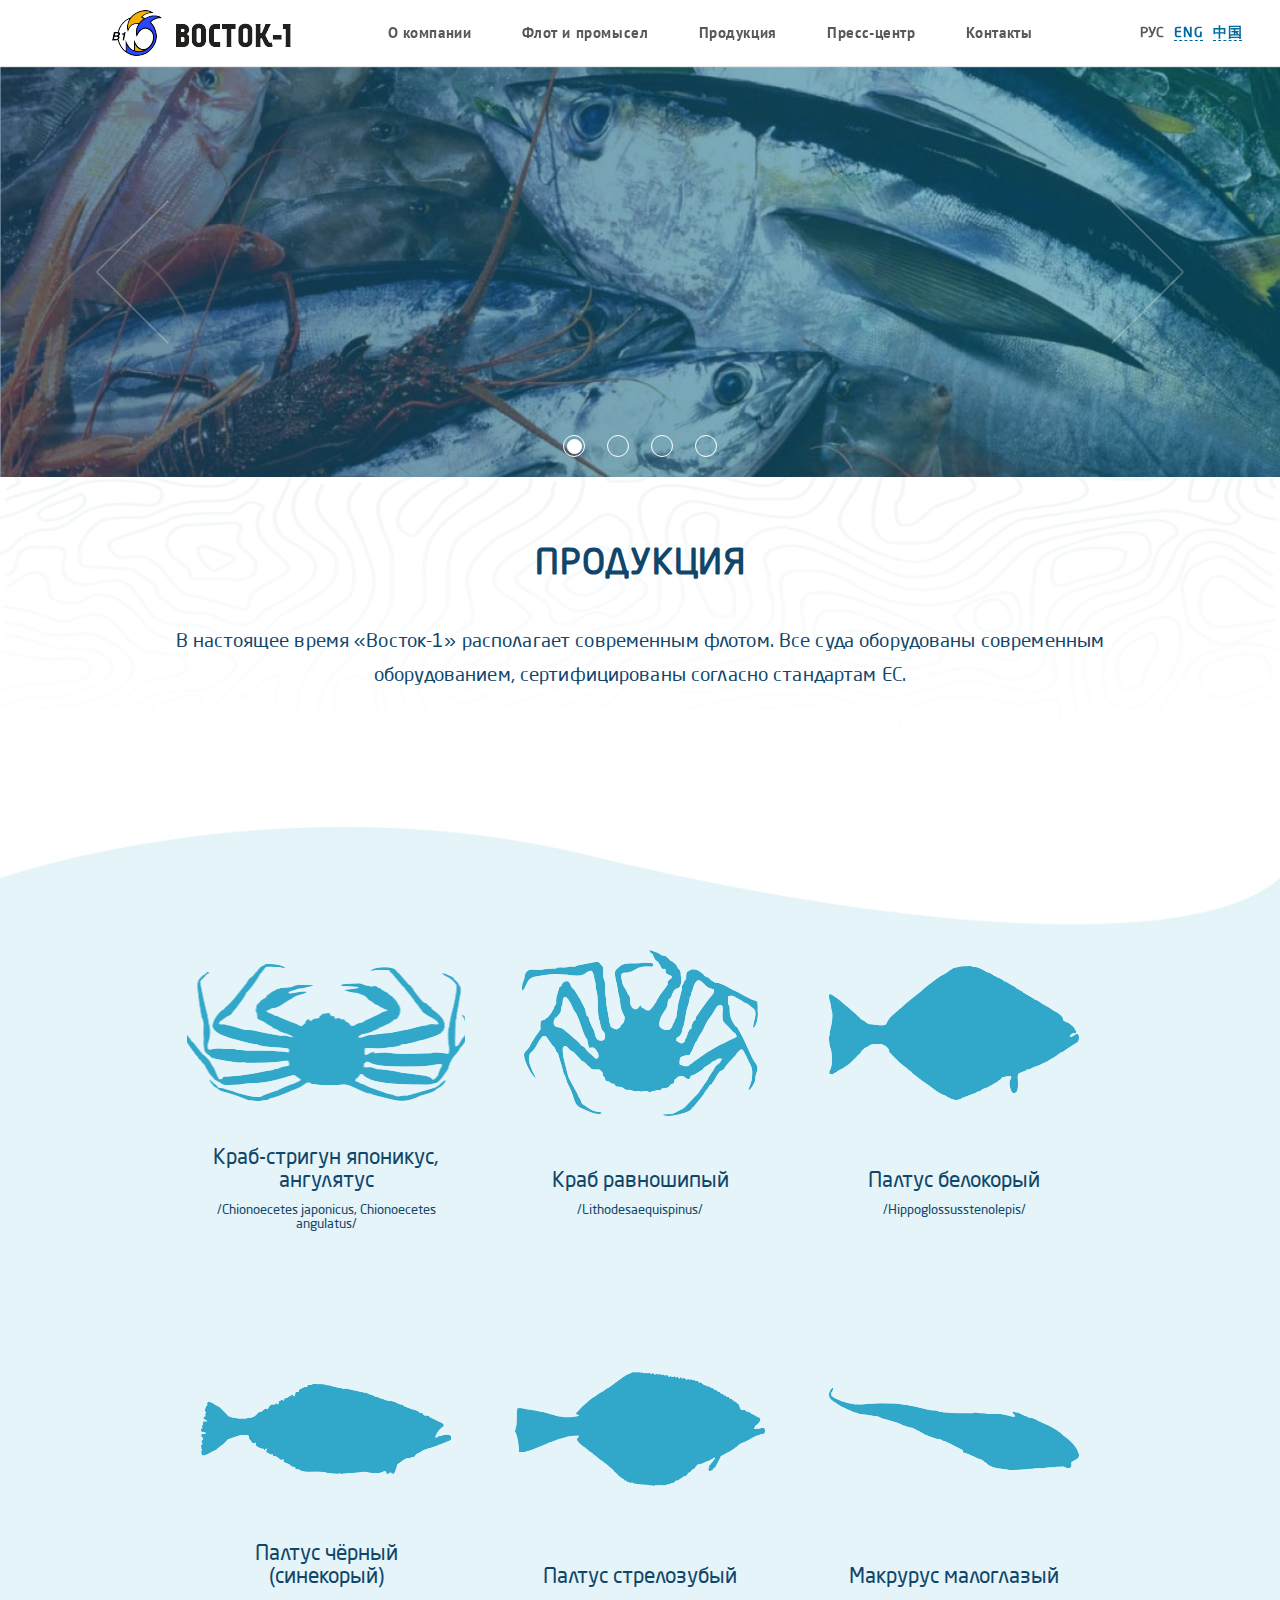
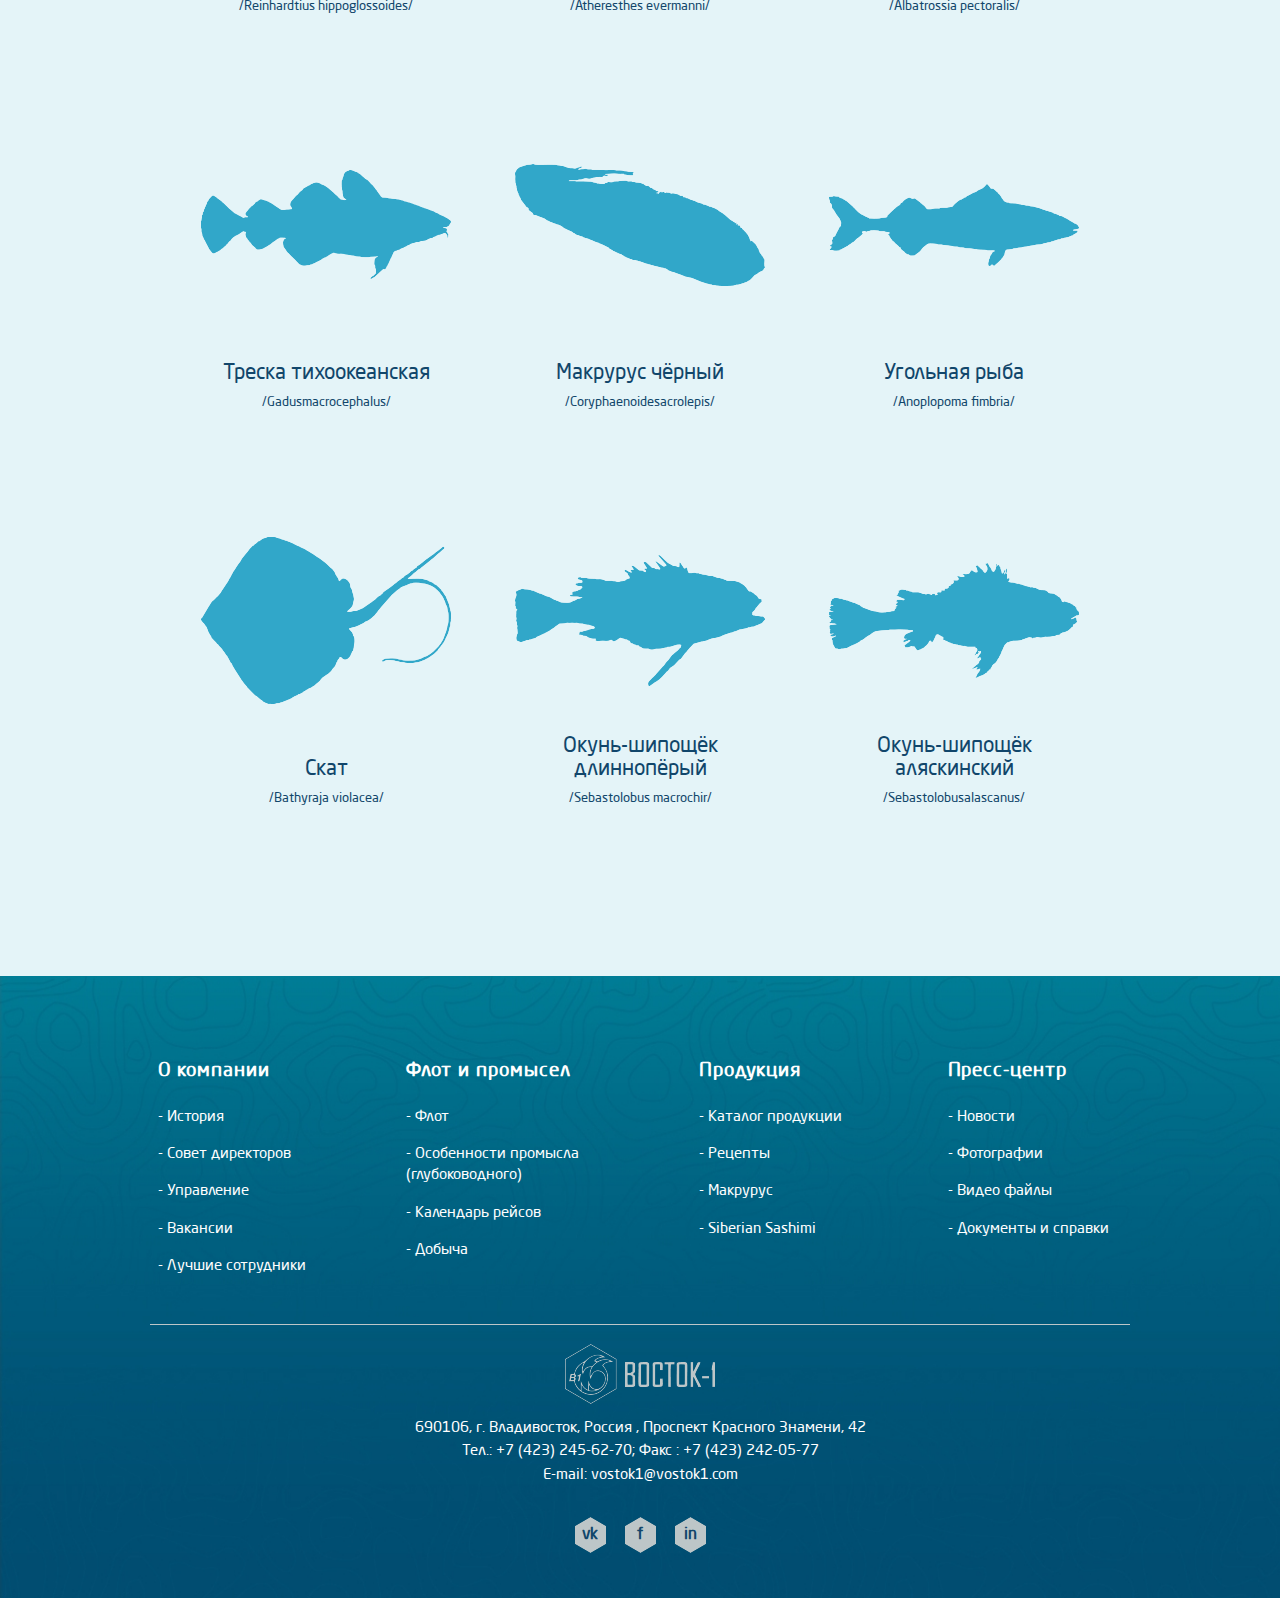
<file: production.html>
<!DOCTYPE html>
<html lang="ru">
<head>
  <meta charset="utf-8">
  <meta http-equiv="X-UA-Compatible" content="IE=edge">
  <meta name="viewport" content="width=device-width, initial-scale=1">
  <title>Продукция</title>
  <link href="css/bootstrap.css" rel="stylesheet">
  <link href="css/jquery.bxslider.css" rel="stylesheet">
  <link href="css/style.css" rel="stylesheet">
  <!-- HTML5 Shim and Respond.js IE8 support of HTML5 elements and media queries -->
  <!-- WARNING: Respond.js doesn't work if you view the page via file:// -->
  <!--[if lt IE 9]>
  <script src="https://oss.maxcdn.com/libs/html5shiv/3.7.0/html5shiv.js"></script>
  <script src="https://oss.maxcdn.com/libs/respond.js/1.4.2/respond.min.js"></script>
  <![endif]-->
</head>
<body>
  <!-- <img src="4.png" alt="" class="wr-vid"> -->
  <div class="wrapper">
<!-- HEADER -->
    <header class="header" id="header">
      <div class="header-content-top">
        <div class="container">
          <div class="row">
            <div class="col-lg-3 col-md-3 col-sm-4 col-xs-9">
              <div class="logo-header">
                <a href="index.html" target="_blank"><img src="images/header/logo.png" alt="Логотип" class="center-block"></a>
              </div>
            </div>
            <div class="col-lg-8 visible-lg">
              <nav class="nav-header-menu">
                <ul class="menu-header list-inline list-unstyled">
                  <li><a href="company.html" target="_blank">О компании</a></li>
                  <li><a href="fleet.html" target="_blank">Флот и промысел</a></li>
                  <li><a href="production.html" target="_blank">Продукция</a></li>
                  <li><a href="news.html" target="_blank">Пресс-центр</a></li>
                  <li><a href="contacts.html" target="_blank">Контакты</a></li>
                </ul>
              </nav>
            </div>
            <div class="col-lg-1 col-md-8 col-sm-7 hidden-xs pos-stat">
              <nav class="nav-header-language text-center pull-right">
                <ul class="list-inline list-unstyled language-header">
                <li><a href="#" class="active-language-header"><span>РУС</span></a></li>
                  <li><a href="#"><span>ENG</span></a></li>
                  <li><a href="#"><span>中国</span></a></li>
                </ul>
              </nav>
            </div>
            <div class="col-md-1 col-sm-1  col-xs-3 hidden-lg">
              <a href="#"><i class="btn-menu pull-right"></i></a>
            </div>
            <nav class="menu-xs">
              <ul class="list-unstyled">
                <li><a href="#" class="tabs-menu">О компании</a>
                  <ul>
                    <li><a href="">История</a></li>
                    <li><a href="">Совет директоров</a></li>
                    <li><a href="">Управление</a></li>
                    <li><a href="">Вакансии</a></li>
                    <li><a href="">Лучшие сотрудники</a></li>
                  </ul></li>
                <li><a href="#" class="tabs-menu">Флот и промысел</a>
                  <ul>
                    <li><a href="#">Флот</a></li>
                    <li><a href="#" class="fishing">Особенности промысла<br>(глубоководного)</a></li>
                    <li><a href="#">Календарь рейсов</a></li>
                    <li><a href="#">Добыча</a></li>
                  </ul></li>
                <li><a href="#" class="tabs-menu">Продукция</a>
                  <ul>
                    <li><a href="#">Каталог продукции</a></li>
                    <li><a href="#">Рецепты</a></li>
                    <li><a href="#">Макрурус</a></li>
                    <li><a href="#">Siberian Sashimi</a></li>
                  </ul></li>
                <li><a href="#" class="tabs-menu">Пресс-центр</a>
                  <ul>
                    <li><a href="#">Новости</a></li>
                    <li><a href="#">Фотографии</a></li>
                    <li><a href="#">Видео файлы</a></li>
                    <li><a href="#">Документы и справки</a></li>
                  </ul></li></li>
                <li><a href="#">Контакты</a></li>
              </ul>
            </nav>
          </div>
        </div>
      </div> 
      <div class="container-fluid">
        <div class="row">
          <div class="row">
            <div class="col-xs-12 pr">
              <ul class="bxslider-1">
                <li>
                  <img src="images/header/slide-2.jpg" alt="slide" class="img-responsive img-slide-header">
                </li>
                <li>
                  <img src="images/header/slide-3.jpg" alt="slide" class="img-responsive img-slide-header">
                </li>
                <li>
                  <img src="images/header/slide-2.jpg" alt="slide" class="img-responsive img-slide-header">
                </li>
                <li>
                  <img src="images/header/slide-3.jpg" alt="slide" class="img-responsive img-slide-header">
                </li>
              </ul>
            </div>
          </div>
        </div>
      </div>
      <div class="header-content-bottom production-h-cont-bot">
        <div class="container">  
          <div class="row">
            <div class="col-xs-12 text-center">
              <h1 class="text-uppercase production-h1">Продукция</h1>
              <small class="production-small">
                В настоящее время «Восток-1» располагает современным флотом. Все суда оборудованы современным оборудованием, сертифицированы согласно стандартам ЕС.
              </small>
            </div>
          </div>
        </div>
      </div>
    </header>
  <!-- HEADER END -->
  <!-- MAIN -->
    <main>
      <div class="production-content">
        <div class="container">
          <div class="row">
            <div class="col-xs-12">
              <div class="place-production-card text-center">
<!-- production-card -->
                <div class="wr-production-card">
                  <a href="view_production.html" class="production-card production-card-1">  
                    <div class="col-sm-12 col-xs-5">
                      <div class="images-production">
                       <i class="icn-production chionoecetes-japonicus"></i>
                      </div>
                    </div>
                    <div class="col-sm-12 col-xs-7">
                      <h2 class="name-production">
                       <span>Краб-стригун японикус, ангулятус</span>
                      </h2>
                      <h3 class="name-latin-production">
                        /Chionoecetes japonicus, Chionoecetes angulatus/
                      </h3>
                      <div class="addition-production">
                        <ul>
                          <li>Конечности варено-мороженые</li>
                        </ul>
                      </div>
                    </div> 
                  </a>
                </div>
                <div class="wr-production-card">
                  <a href="view_production.html" class="production-card production-card-2">  
                    <div class="col-sm-12 col-xs-5">
                      <div class="images-production">
                        <i class="icn-production lithodesaequispinus"></i>
                      </div>
                    </div>
                    <div class="col-sm-12 col-xs-7">
                      <h2 class="name-production">
                        <span>Краб равношипый</span>
                      </h2>
                      <h3 class="name-latin-production">
                        /Lithodesaequispinus/
                      </h3>
                      <div class="addition-production">
                        <ul>
                          <li>Конечности варено-мороженые</li>
                        </ul>
                      </div>
                    </div> 
                  </a>
                </div>
                <div class="wr-production-card">
                  <a href="view_production.html" class="production-card production-card-3">  
                    <div class="col-sm-12 col-xs-5">
                      <div class="images-production">
                        <i class="icn-production hippoglossusstenolepis"></i>
                      </div>
                    </div>
                    <div class="col-sm-12 col-xs-7">
                      <h2 class="name-production">
                        <span>Палтус белокорый</span>
                      </h2>
                      <h3 class="name-latin-production">
                        /Hippoglossusstenolepis/
                      </h3>
                      <div class="addition-production">
                        <ul>
                          <li>Конечности варено-мороженые</li>
                        </ul>
                      </div>
                    </div> 
                  </a>
                </div>
                <div class="wr-production-card">
                  <a href="view_production.html" class="production-card production-card-4">  
                    <div class="col-sm-12 col-xs-5">
                      <div class="images-production">
                        <i class="icn-production reinhardtius-hippoglossoides"></i>
                      </div>
                    </div>
                    <div class="col-sm-12 col-xs-7">
                      <h2 class="name-production">
                        <span>Палтус чёрный (синекорый)</span>
                      </h2>
                      <h3 class="name-latin-production">
                        /Reinhardtius hippoglossoides/
                      </h3>
                      <div class="addition-production">
                        <ul>
                          <li>Конечности варено-мороженые</li>
                        </ul>
                      </div>
                    </div> 
                  </a>
                </div>
                <div class="wr-production-card">
                  <a href="view_production.html" class="production-card production-card-5">  
                    <div class="col-sm-12 col-xs-5">
                      <div class="images-production">
                        <i class="icn-production atheresthes-evermanni"></i>
                      </div>
                    </div>
                    <div class="col-sm-12 col-xs-7">
                      <h2 class="name-production">
                        <span>Палтус стрелозубый</span>
                      </h2>
                      <h3 class="name-latin-production">
                        /Atheresthes evermanni/
                      </h3>
                      <div class="addition-production">
                        <ul>
                          <li>Конечности варено-мороженые</li>
                        </ul>
                      </div>
                    </div> 
                  </a>
                </div>
                <div class="wr-production-card">
                  <a href="view_production.html" class="production-card production-card-6">  
                    <div class="col-sm-12 col-xs-5">
                      <div class="images-production">
                        <i class="icn-production albatrossia-pectoralis"></i>
                      </div>
                    </div>
                    <div class="col-sm-12 col-xs-7">
                      <h2 class="name-production">
                        <span>Макрурус малоглазый</span>
                      </h2>
                      <h3 class="name-latin-production">
                        /Albatrossia pectoralis/
                      </h3>
                      <div class="addition-production">
                        <ul>
                          <li>Конечности варено-мороженые</li>
                        </ul>
                      </div>
                    </div> 
                  </a>
                </div>
                <div class="wr-production-card">
                  <a href="view_production.html" class="production-card production-card-7">  
                    <div class="col-sm-12 col-xs-5">
                      <div class="images-production">
                        <i class="icn-production gadusmacrocephalus"></i>
                      </div>
                    </div>
                    <div class="col-sm-12 col-xs-7">
                      <h2 class="name-production">
                        <span>Треска тихоокеанская</span>
                      </h2>
                      <h3 class="name-latin-production">
                        /Gadusmacrocephalus/
                      </h3>
                      <div class="addition-production">
                        <ul>
                          <li>Конечности варено-мороженые</li>
                        </ul>
                      </div>
                    </div> 
                  </a>
                </div>
                <div class="wr-production-card">
                  <a href="view_production.html" class="production-card production-card-8">  
                    <div class="col-sm-12 col-xs-5">
                      <div class="images-production">
                        <i class="icn-production coryphaenoidesacrolepis"></i>
                      </div>
                    </div>
                    <div class="col-sm-12 col-xs-7">
                      <h2 class="name-production">
                        <span>Макрурус чёрный</span>
                      </h2>
                      <h3 class="name-latin-production">
                        /Coryphaenoidesacrolepis/
                      </h3>
                      <div class="addition-production">
                        <ul>
                          <li>Конечности варено-мороженые</li>
                        </ul>
                      </div>
                    </div> 
                  </a>
                </div>
                <div class="wr-production-card">
                  <a href="view_production.html" class="production-card production-card-9">  
                    <div class="col-sm-12 col-xs-5">
                      <div class="images-production">
                        <i class="icn-production anoplopoma-fimbria"></i>
                      </div>
                    </div>
                    <div class="col-sm-12 col-xs-7">
                      <h2 class="name-production">
                        <span>Угольная рыба</span>
                      </h2>
                      <h3 class="name-latin-production">
                        /Anoplopoma fimbria/
                      </h3>
                      <div class="addition-production">
                        <ul>
                          <li>Конечности варено-мороженые</li>
                        </ul>
                      </div>
                    </div> 
                  </a>
                </div>
                <div class="wr-production-card">
                  <a href="view_production.html" class="production-card production-card-10">  
                    <div class="col-sm-12 col-xs-5">
                      <div class="images-production">
                        <i class="icn-production bathyraja-violacea"></i>
                      </div>
                    </div>
                    <div class="col-sm-12 col-xs-7">
                      <h2 class="name-production">
                        <span>Cкат</span>
                      </h2>
                      <h3 class="name-latin-production">
                        /Bathyraja violacea/
                      </h3>
                      <div class="addition-production">
                        <ul>
                          <li>Конечности варено-мороженые</li>
                        </ul>
                      </div>
                    </div>
                  </a>
                </div>
                <div class="wr-production-card">
                  <a href="view_production.html" class="production-card production-card-11">  
                    <div class="col-sm-12 col-xs-5">
                      <div class="images-production">
                        <i class="icn-production sebastolobus-macrochir"></i>
                      </div>
                    </div>
                    <div class="col-sm-12 col-xs-7">
                      <h2 class="name-production">
                        <span>Окунь-шипощёк длиннопёрый</span>
                      </h2>
                      <h3 class="name-latin-production">
                        /Sebastolobus macrochir/
                      </h3>
                      <div class="addition-production">
                        <ul>
                          <li>Конечности варено-мороженые</li>
                        </ul>
                      </div>
                    </div>
                  </a>
                </div>
                <div class="wr-production-card">
                  <a href="view_production.html" class="production-card production-card-12">  
                    <div class="col-sm-12 col-xs-5">
                      <div class="images-production">
                        <i class="icn-production sebastolobusalascanus"></i>
                      </div>
                    </div>
                    <div class="col-sm-12 col-xs-7">
                      <h2 class="name-production">
                        <span>Окунь-шипощёк аляскинский</span>
                      </h2>
                      <h3 class="name-latin-production">
                        /Sebastolobusalascanus/
                      </h3>
                      <div class="addition-production">
                        <ul>
                          <li>Конечности варено-мороженые</li>
                        </ul>
                      </div>
                    </div>
                  </a>
                </div>
  <!-- production-card end-->
              </div>
            </div>
          </div>
        </div>
      </div>
    </main>
  <!-- MAIN END -->
  <!-- FOOTER -->
    <footer class="footer">
      <div class="footter-content">
        <div class="container">
          <div class="row">
            <div class="col-xs-12">
              <a href="javascript://0" class="btn-up" onclick="slowScroll('#header')"></a>
              <script>
                function slowScroll(id){
                  var offset = 0;
                  $('html, body').animate({
                    scrollTop:$(id).offset().top-offset
                  },500);
                  return false;
                };
              </script>
            </div>
            <div class="col-md-12 hidden-sm hidden-xs">
              <nav class="nav-footer-menu text-center">
                <div class="row">
                  <div class="col-md-3">
                    <ul class="list-unstyled pull-right">
                      <li>О компании</li>
                      <li><a href="#" target="_blank">- История</a></li>
                      <li><a href="#" target="_blank">- Совет директоров</a></li>
                      <li><a href="#" target="_blank">- Управление</a></li>
                      <li><a href="#" target="_blank">- Вакансии</a></li>
                      <li><a href="#" target="_blank">- Лучшие сотрудники</a></li>
                    </ul>
                  </div>
                  <div class="col-md-3">
                    <ul class="list-unstyled">
                      <li>Флот и промысел</li>
                      <li><a href="fleet.html" target="_blank">- Флот</a></li>
                      <li><a href="#" target="_blank">- Особенности промысла<br> (глубоководного)</a></li>
                      <li><a href="#" target="_blank">- Календарь рейсов</a></li>
                      <li><a href="#" target="_blank">- Добыча</a></li>
                    </ul>
                  </div>
                  <div class="col-md-3">
                    <ul class="list-unstyled">
                      <li>Продукция</li>
                      <li><a href="production.html" target="_blank">- Каталог продукции</a></li>
                      <li><a href="recipes.html" target="_blank">- Рецепты</a></li>
                      <li><a href="#" target="_blank">- Макрурус</a></li>
                      <li><a href="#" target="_blank">- Siberian Sashimi</a></li>
                    </ul>
                  </div>
                  <div class="col-md-3">
                    <ul class="list-unstyled pull-left">
                      <li>Пресс-центр</li>
                      <li><a href="news.html" target="_blank">- Новости</a></li>
                      <li><a href="photo_gallery.html" target="_blank">- Фотографии</a></li>
                      <li><a href="video_files.html" target="_blank">- Видео файлы</a></li>
                      <li><a href="#" target="_blank">- Документы и справки</a></li>
                    </ul>
                  </div>
                </div>
              </nav>
            </div>
            <div class="col-xs-12 text-center">
              <div class="logo-footer">
                <img src="images/footer/logo-footer.png" alt="Логотип" class="hidden-xs center-block">
                <img src="images/footer/logo-footer-xs.png" alt="Логотип" class="visible-xs center-block">
              </div>
              <address class="address-footer">
                <p class="location">
                  690106, г. Владивосток, Россия , Проспект Красного Знамени, 42
                </p>
                <p class="phone">Тел.: +7 (423) 245-62-70; <span class="fax">Факс : +7 (423) 242-05-77</span></p>
                <p class="email">E-mail: vostok1@vostok1.com</p>
              </address>
              <div class="button-social-network">
                <a href="#">vk</a>
                <a href="#">f</a>
                <a href="#">in</a>
              </div>
            </div>
          </div>
        </div>
      </div>
    </footer>
  <!-- FOOTER END -->
  <!-- HEXAHEDRON -->
    <div class="hexahedron production-hexahedron">
      <span class="hexahedron-2"></span>
      <span class="hexahedron-11"></span>
    </div>
  <!-- HEXAHEDRON END-->
  </div>
<!-- SCRIPT -->
  <script src="js/jquery-1.12.4.js"></script>
  <script src="js/bootstrap.min.js"></script>
  <script src="js/jquery.bxslider.min.js"></script>
  <script src="js/common.js"></script>
<!-- SCRIPT END-->
</body>
</html>
</file>
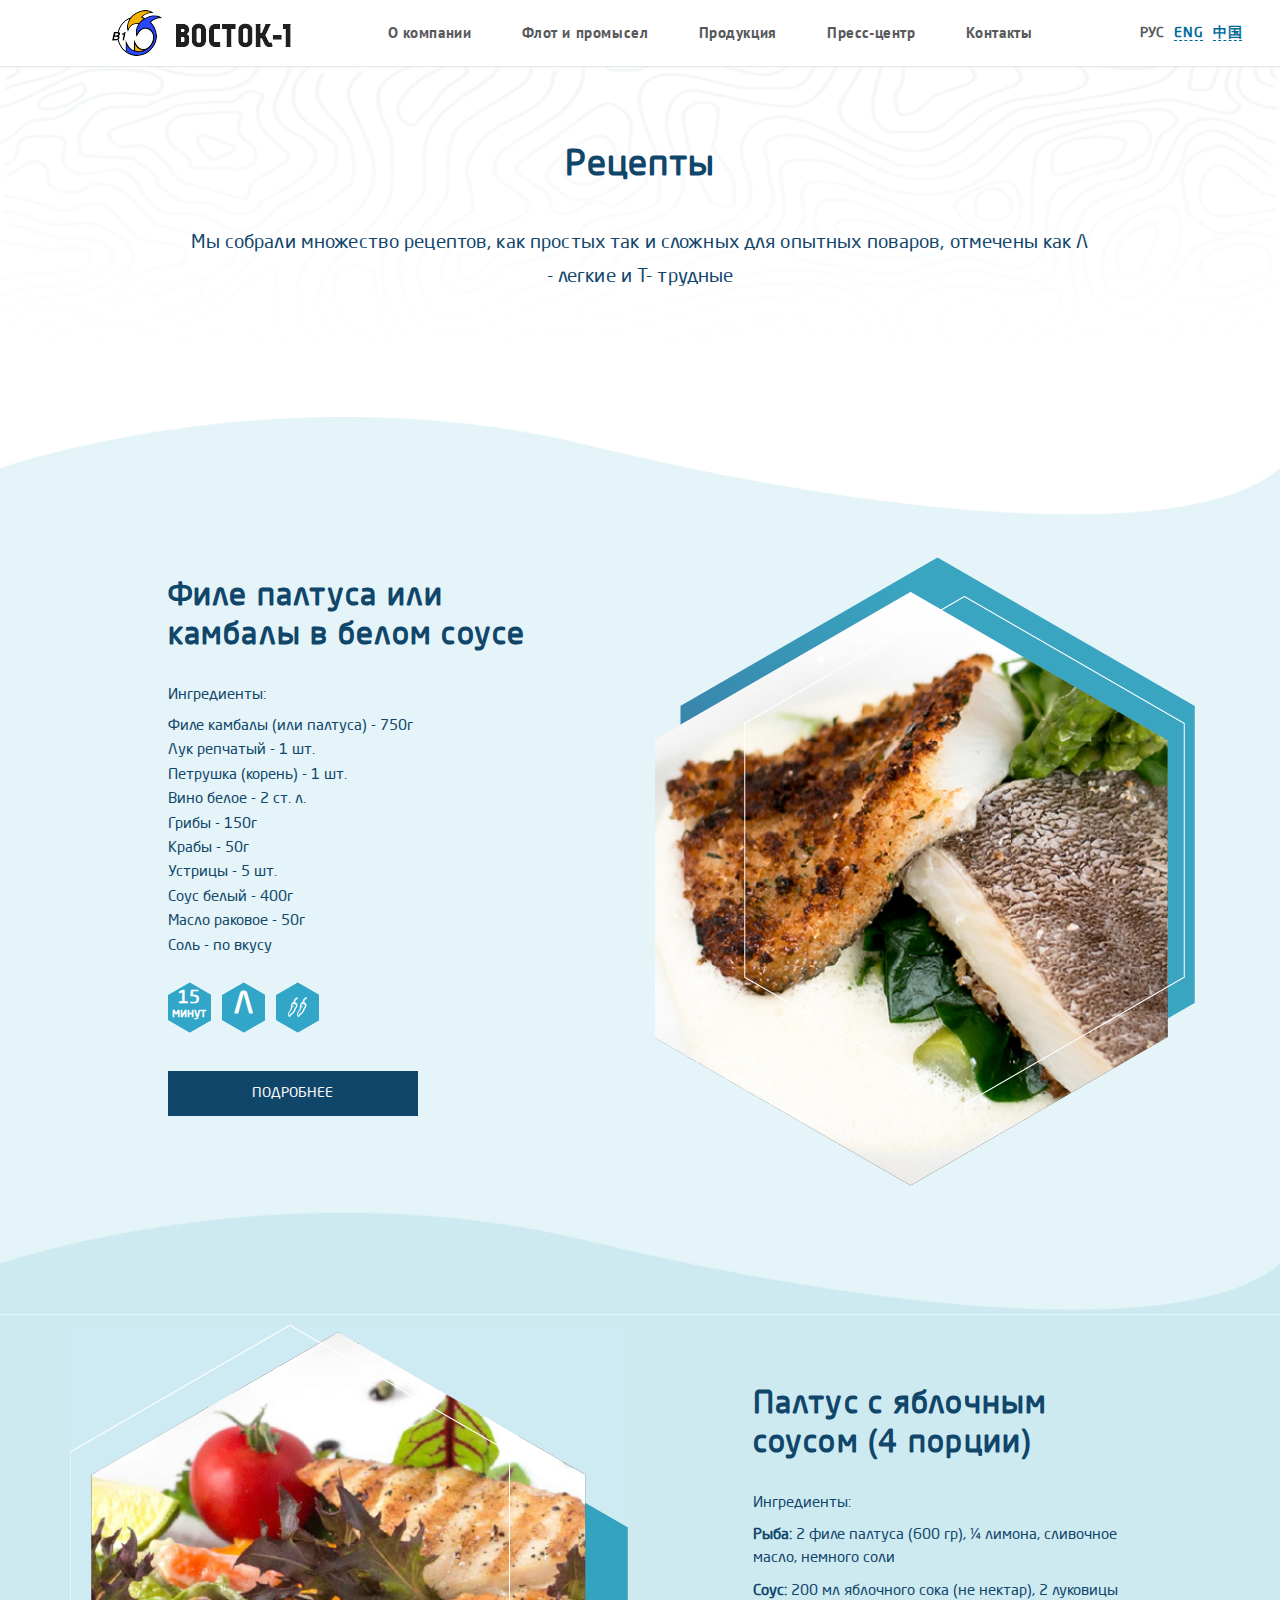
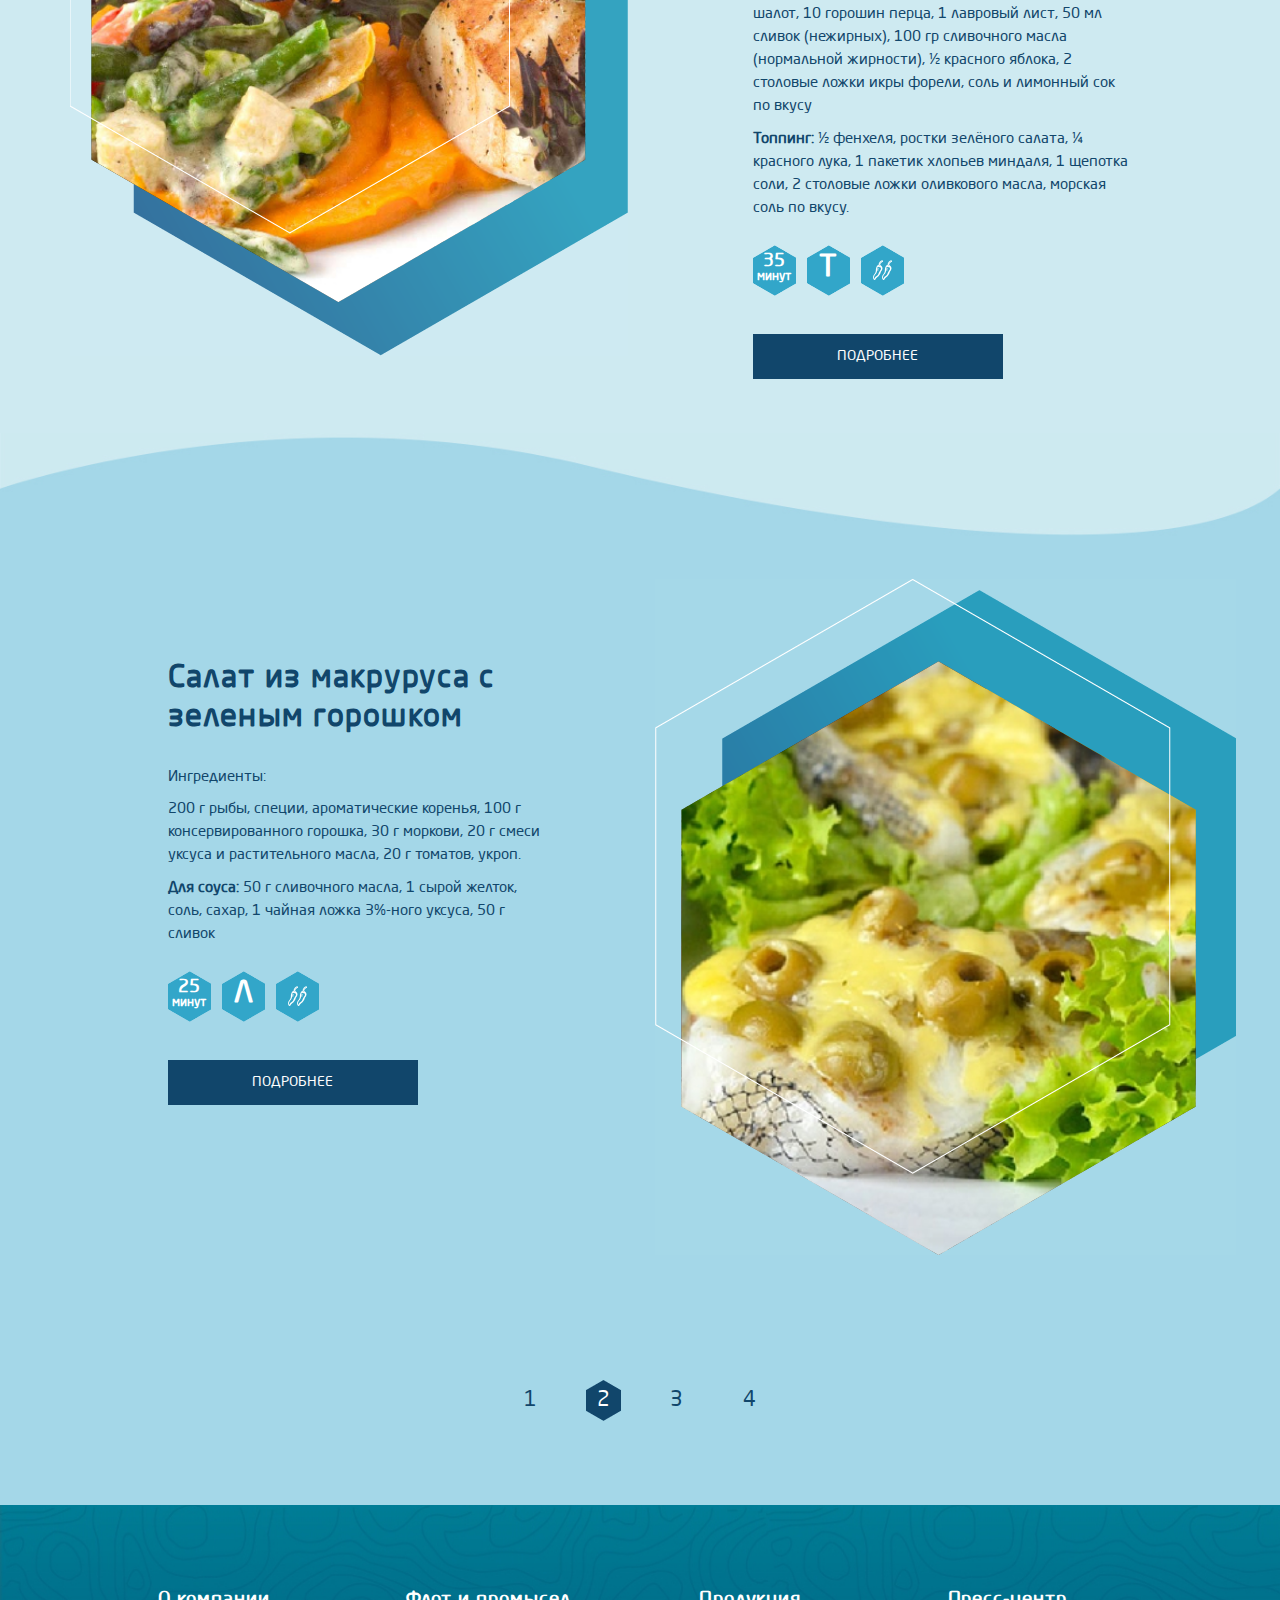
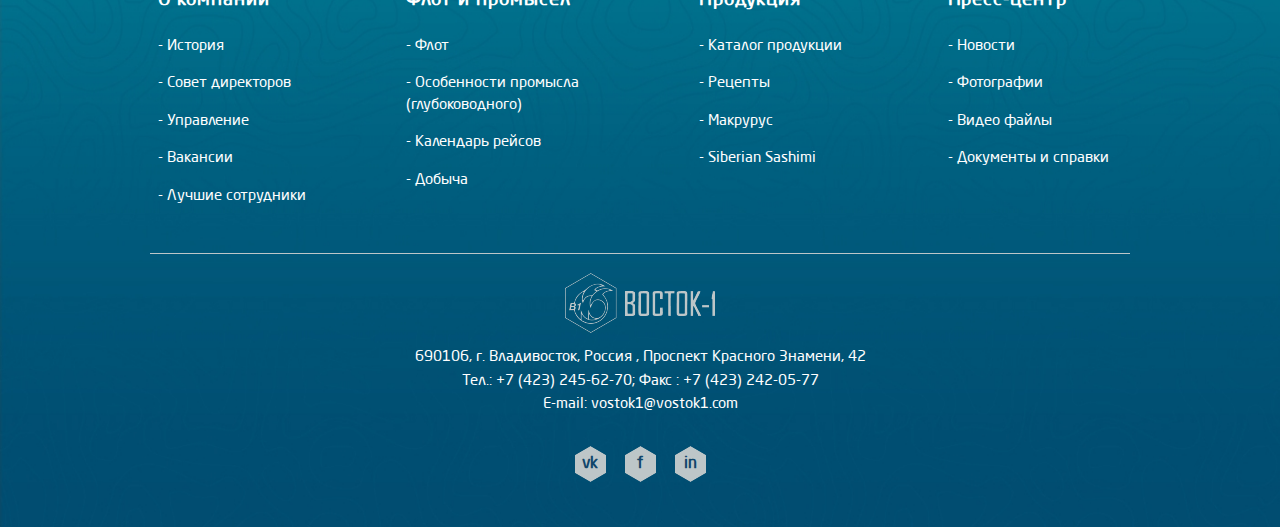
<file: recipes.html>
<!DOCTYPE html>
<html lang="ru">
<head>
  <meta charset="utf-8">
  <meta http-equiv="X-UA-Compatible" content="IE=edge">
  <meta name="viewport" content="width=device-width, initial-scale=1">
  <title>Рецепты</title>
  <link href="css/bootstrap.css" rel="stylesheet">
  <link href="css/jquery.bxslider.css" rel="stylesheet">
  <link href="css/style.css" rel="stylesheet">
  <!-- HTML5 Shim and Respond.js IE8 support of HTML5 elements and media queries -->
  <!-- WARNING: Respond.js doesn't work if you view the page via file:// -->
  <!--[if lt IE 9]>
  <script src="https://oss.maxcdn.com/libs/html5shiv/3.7.0/html5shiv.js"></script>
  <script src="https://oss.maxcdn.com/libs/respond.js/1.4.2/respond.min.js"></script>
  <![endif]-->
</head>
<body>
  <div class="wrapper">
<!-- HEADER -->
    <header class="header" id="header">
      <div class="header-content-top">
        <div class="container">
          <div class="row">
            <div class="col-lg-3 col-md-3 col-sm-4 col-xs-9">
              <div class="logo-header">
                <a href="index.html" target="_blank"><img src="images/header/logo.png" alt="Логотип" class="center-block"></a>
              </div>
            </div>
            <div class="col-lg-8 visible-lg">
              <nav class="nav-header-menu">
                <ul class="menu-header list-inline list-unstyled">
                  <li><a href="company.html" target="_blank">О компании</a></li>
                  <li><a href="fleet.html" target="_blank">Флот и промысел</a></li>
                  <li><a href="production.html" target="_blank">Продукция</a></li>
                  <li><a href="news.html" target="_blank">Пресс-центр</a></li>
                  <li><a href="contacts.html" target="_blank">Контакты</a></li>
                </ul>
              </nav>
            </div>
            <div class="col-lg-1 col-md-8 col-sm-7 hidden-xs pos-stat">
              <nav class="nav-header-language text-center pull-right">
                <ul class="list-inline list-unstyled language-header">
                <li><a href="#" class="active-language-header"><span>РУС</span></a></li>
                  <li><a href="#"><span>ENG</span></a></li>
                  <li><a href="#"><span>中国</span></a></li>
                </ul>
              </nav>
            </div>
            <div class="col-md-1 col-sm-1  col-xs-3 hidden-lg">
              <a href="#"><i class="btn-menu pull-right"></i></a>
            </div>
            <nav class="menu-xs">
              <ul class="list-unstyled">
                <li><a href="#" class="tabs-menu">О компании</a>
                  <ul>
                    <li><a href="">История</a></li>
                    <li><a href="">Совет директоров</a></li>
                    <li><a href="">Управление</a></li>
                    <li><a href="">Вакансии</a></li>
                    <li><a href="">Лучшие сотрудники</a></li>
                  </ul></li>
                <li><a href="#" class="tabs-menu">Флот и промысел</a>
                  <ul>
                    <li><a href="#">Флот</a></li>
                    <li><a href="#" class="fishing">Особенности промысла<br>(глубоководного)</a></li>
                    <li><a href="#">Календарь рейсов</a></li>
                    <li><a href="#">Добыча</a></li>
                  </ul></li>
                <li><a href="#" class="tabs-menu">Продукция</a>
                  <ul>
                    <li><a href="#">Каталог продукции</a></li>
                    <li><a href="#">Рецепты</a></li>
                    <li><a href="#">Макрурус</a></li>
                    <li><a href="#">Siberian Sashimi</a></li>
                  </ul></li>
                <li><a href="#" class="tabs-menu">Пресс-центр</a>
                  <ul>
                    <li><a href="#">Новости</a></li>
                    <li><a href="#">Фотографии</a></li>
                    <li><a href="#">Видео файлы</a></li>
                    <li><a href="#">Документы и справки</a></li>
                  </ul></li></li>
                <li><a href="#">Контакты</a></li>
              </ul>
            </nav>
          </div>
        </div>
      </div>  
      <div class="header-content-bottom recipes-header-cont-bot">
        <div class="container">  
          <div class="row">
            <div class="col-xs-12 text-center">
              <h1>Рецепты</h1>
              <small class="recipes-small">
                Мы собрали множество рецептов, как простых так и сложных для опытных поваров, отмечены как Л - легкие и Т- трудные
              </small>
            </div>
          </div>
        </div>
      </div>
    </header>
  <!-- HEADER END -->
  <!-- MAIN -->
    <main>
<!-- recipes-section-1 -->
      <section class="recipes-section-1">
        <div class="container">
          <div class="row">
            <div class="col-md-6 col-md-push-6">
              <i class="icn-hexagon-recipes-1 icn-frame"></i>
            </div>
            <div class="col-md-offset-1 col-md-5 col-md-pull-6">
              <h2 class="name-recipes-h2">Филе палтуса или камбалы в белом соусе</h2>
              <ul class="list-unstyled list-recipes">
                <li>
                  Ингредиенты:
                </li>
                <li>
                  Филе камбалы (или палтуса) - 750г
                </li>
                <li>
                  Лук репчатый - 1 шт.
                </li>
                <li>
                  Петрушка (корень) - 1 шт.
                </li>
                <li>
                  Вино белое - 2 ст. л.
                </li>
                <li>
                  Грибы - 150г
                </li>
                <li>
                  Крабы - 50г
                </li>
                <li>
                  Устрицы - 5 шт.
                </li>
                <li>
                  Соус белый - 400г
                </li>
                <li>
                  Масло раковое - 50г
                </li>
                <li>
                  Соль - по вкусу
                </li>
              </ul>
              <div class="data-recipes">
                <ul class="list-inline list-unstyled">
                  <li><span class="cooking-time">15<span>минут</span></span></li>
                  <li><span class="level-difficulty">Л</span></li>
                  <li>
                    <span class="pepper">
                      <i class="icn-pepper"></i>
                      <i class="icn-pepper"></i>
                    </span>
                  </li>
                </ul>
              </div>
              <div class="wr-news-btn-blue"><a href="#" class="btn-blue text-uppercase text-center">Подробнее</a></div>
            </div>
          </div>
        </div>
      </section>
  <!-- recipes-section-1 end -->
  <!-- recipes-section-2 -->
      <section class="recipes-section-2">
        <div class="container">
          <div class="row">
            <div class="col-md-6">
              <i class="icn-hexagon-recipes-2 icn-frame"></i>
            </div>
            <div class="col-md-5 col-md-offset-1">
              <h2 class="name-recipes-h2">Палтус с яблочным соусом (4 порции)</h2>
              <ul class="list-unstyled list-recipes">
                <li>
                    Ингредиенты:
                </li>
                <li>
                  <p>
                    <strong>Рыба:</strong> 2 филе палтуса (600 гр), ¼ лимона, сливочное масло, немного соли
                  </p>
                </li>
                <li>
                  <p>
                    <strong>Соус:</strong> 200 мл яблочного сока (не нектар), 2 луковицы шалот, 10 горошин перца, 1 лавровый лист, 50 мл сливок (нежирных), 100 гр сливочного масла (нормальной жирности), ½ красного яблока, 2 столовые ложки икры форели, соль и лимонный сок по вкусу
                  </p>
                </li>
                <li>
                  <p>
                    <strong>Топпинг:</strong> ½ фенхеля, ростки зелёного салата, ¼ красного лука, 1 пакетик хлопьев миндаля, 1 щепотка соли, 2 столовые ложки оливкового масла, морская соль по вкусу.
                  </p>
                </li>
              </ul>
              <div class="data-recipes">
                <ul class="list-inline list-unstyled">
                  <li><span class="cooking-time">35<span>минут</span></span></li>
                  <li><span class="level-difficulty">Т</span></li>
                  <li>
                    <span class="pepper">
                      <i class="icn-pepper"></i>
                      <i class="icn-pepper"></i>
                    </span>
                  </li>
                </ul>
              </div>
              <div class="wr-news-btn-blue"><a href="#" class="btn-blue text-uppercase text-center">Подробнее</a></div>
            </div>
          </div>
        </div>
      </section>
  <!-- recipes-section-2 end-->
  <!-- recipes-section-3 -->
      <section class="recipes-section-3">
        <div class="container">
          <div class="row">
            <div class="col-md-6 col-md-push-6">
              <i class="icn-hexagon-recipes-3 icn-frame"></i>
            </div>
            <div class="col-md-5 col-md-offset-1 col-md-pull-6">
              <h2 class="name-recipes-h2">Салат из макруруса с зеленым горошком</h2>
              <ul class="list-unstyled list-recipes">
                <li>
                    Ингредиенты:
                </li>
                <li>
                  <p>
                    200 г рыбы, специи, ароматические коренья, 100 г консервированного горошка, 30 г моркови, 20 г смеси уксуса и растительного масла, 20 г томатов, укроп.
                  </p>
                </li>
                <li>
                  <p>
                    <strong>Для соуса:</strong> 50 г сливочного масла, 1 сырой желток, соль, сахар, 1 чайная ложка 3%-ного уксуса, 50 г сливок
                  </p>
                </li>
              </ul>
              <div class="data-recipes">
                <ul class="list-inline list-unstyled">
                  <li><span class="cooking-time">25<span>минут</span></span></li>
                  <li><span class="level-difficulty">Л</span></li>
                  <li>
                    <span class="pepper">
                      <i class="icn-pepper"></i>
                      <i class="icn-pepper"></i>
                    </span>
                  </li>
                </ul>
              </div>
              <div class="wr-news-btn-blue"><a href="#" class="btn-blue text-uppercase text-center">Подробнее</a></div>
            </div>
            <div class="col-xs-12">
              <nav class="pagination-v">
                <ul class="list-inline list-unstyled text-center">
                  <li><a href="#">1</a></li>
                  <li><a href="#" class="active-page">2</a></li>
                  <li><a href="#">3</a></li>
                  <li><a href="#">4</a></li>
                </ul>
              </nav>
            </div>
          </div>
        </div>
      </section>
  <!-- recipes-section-3 end-->
    </main>
  <!-- MAIN END -->
  <!-- FOOTER -->
    <footer class="footer">
      <div class="footter-content">
        <div class="container">
          <div class="row">
            <div class="col-xs-12">
              <a href="javascript://0" class="btn-up" onclick="slowScroll('#header')"></a>
              <script>
                function slowScroll(id){
                  var offset = 0;
                  $('html, body').animate({
                    scrollTop:$(id).offset().top-offset
                  },500);
                  return false;
                };
              </script>
            </div>
            <div class="col-md-12 hidden-sm hidden-xs">
              <nav class="nav-footer-menu text-center">
                <div class="row">
                  <div class="col-md-3">
                    <ul class="list-unstyled pull-right">
                      <li>О компании</li>
                      <li><a href="#" target="_blank">- История</a></li>
                      <li><a href="#" target="_blank">- Совет директоров</a></li>
                      <li><a href="#" target="_blank">- Управление</a></li>
                      <li><a href="#" target="_blank">- Вакансии</a></li>
                      <li><a href="#" target="_blank">- Лучшие сотрудники</a></li>
                    </ul>
                  </div>
                  <div class="col-md-3">
                    <ul class="list-unstyled">
                      <li>Флот и промысел</li>
                      <li><a href="fleet.html" target="_blank">- Флот</a></li>
                      <li><a href="#" target="_blank">- Особенности промысла<br> (глубоководного)</a></li>
                      <li><a href="#" target="_blank">- Календарь рейсов</a></li>
                      <li><a href="#" target="_blank">- Добыча</a></li>
                    </ul>
                  </div>
                  <div class="col-md-3">
                    <ul class="list-unstyled">
                      <li>Продукция</li>
                      <li><a href="production.html" target="_blank">- Каталог продукции</a></li>
                      <li><a href="recipes.html" target="_blank">- Рецепты</a></li>
                      <li><a href="#" target="_blank">- Макрурус</a></li>
                      <li><a href="#" target="_blank">- Siberian Sashimi</a></li>
                    </ul>
                  </div>
                  <div class="col-md-3">
                    <ul class="list-unstyled pull-left">
                      <li>Пресс-центр</li>
                      <li><a href="news.html" target="_blank">- Новости</a></li>
                      <li><a href="photo_gallery.html" target="_blank">- Фотографии</a></li>
                      <li><a href="video_files.html" target="_blank">- Видео файлы</a></li>
                      <li><a href="#" target="_blank">- Документы и справки</a></li>
                    </ul>
                  </div>
                </div>
              </nav>
            </div>
            <div class="col-xs-12 text-center">
              <div class="logo-footer">
                <img src="images/footer/logo-footer.png" alt="Логотип" class="hidden-xs center-block">
                <img src="images/footer/logo-footer-xs.png" alt="Логотип" class="visible-xs center-block">
              </div>
              <address class="address-footer">
                <p class="location">
                  690106, г. Владивосток, Россия , Проспект Красного Знамени, 42
                </p>
                <p class="phone">Тел.: +7 (423) 245-62-70; <span class="fax">Факс : +7 (423) 242-05-77</span></p>
                <p class="email">E-mail: vostok1@vostok1.com</p>
              </address>
              <div class="button-social-network">
                <a href="#">vk</a>
                <a href="#">f</a>
                <a href="#">in</a>
              </div>
            </div>
          </div>
        </div>
      </div>
    </footer>
  <!-- FOOTER END -->
  <!-- HEXAHEDRON -->
    <div class="hexahedron recipes-hexahedron">
      <span class="hexahedron-2"></span>
      <span class="hexahedron-3"></span>
      <span class="hexahedron-7"></span>
      <span class="hexahedron-8"></span>
      <span class="hexahedron-9"></span>
    </div>
  <!-- HEXAHEDRON END-->
  </div>
<!-- SCRIPT -->
  <script src="js/jquery-1.12.4.js"></script>
  <script src="js/bootstrap.min.js"></script>
  <script src="js/jquery.bxslider.min.js"></script>
  <script src="js/common.js"></script>
<!-- SCRIPT END-->
</body>
</html>
</file>
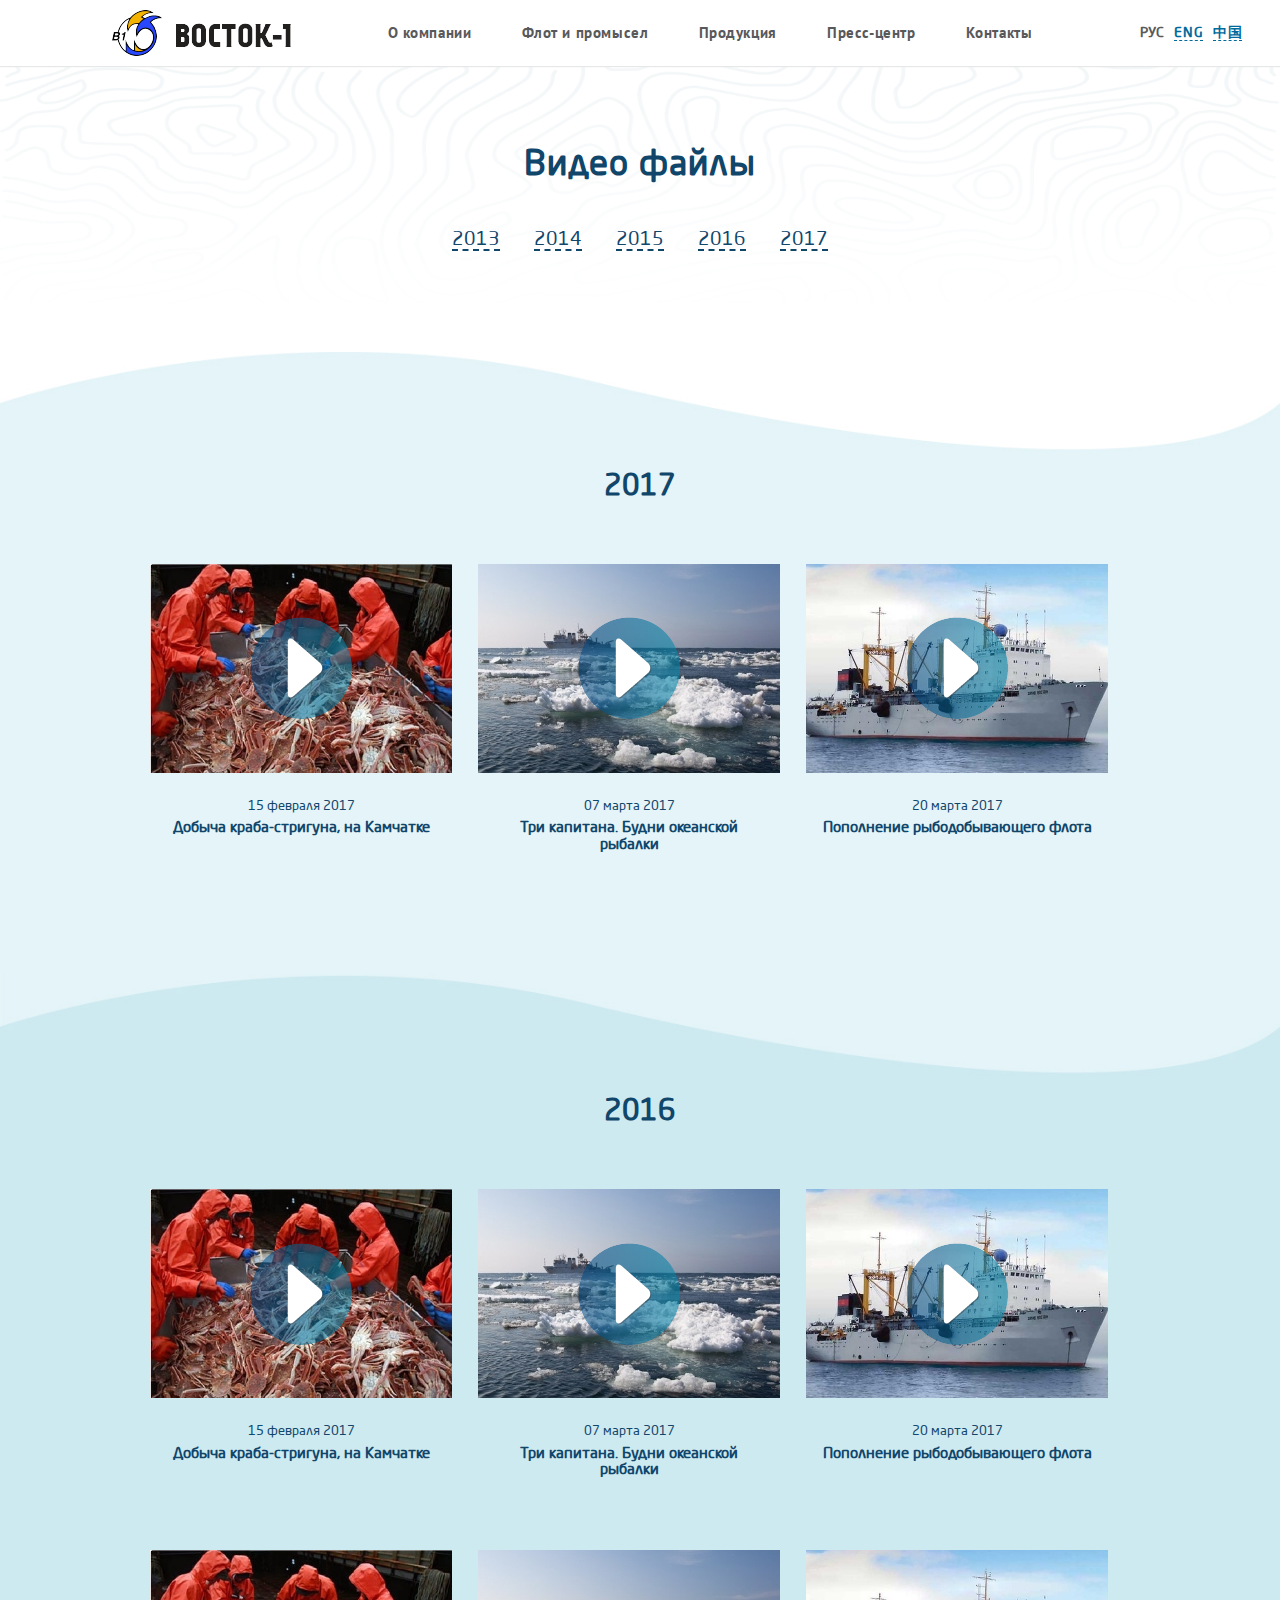
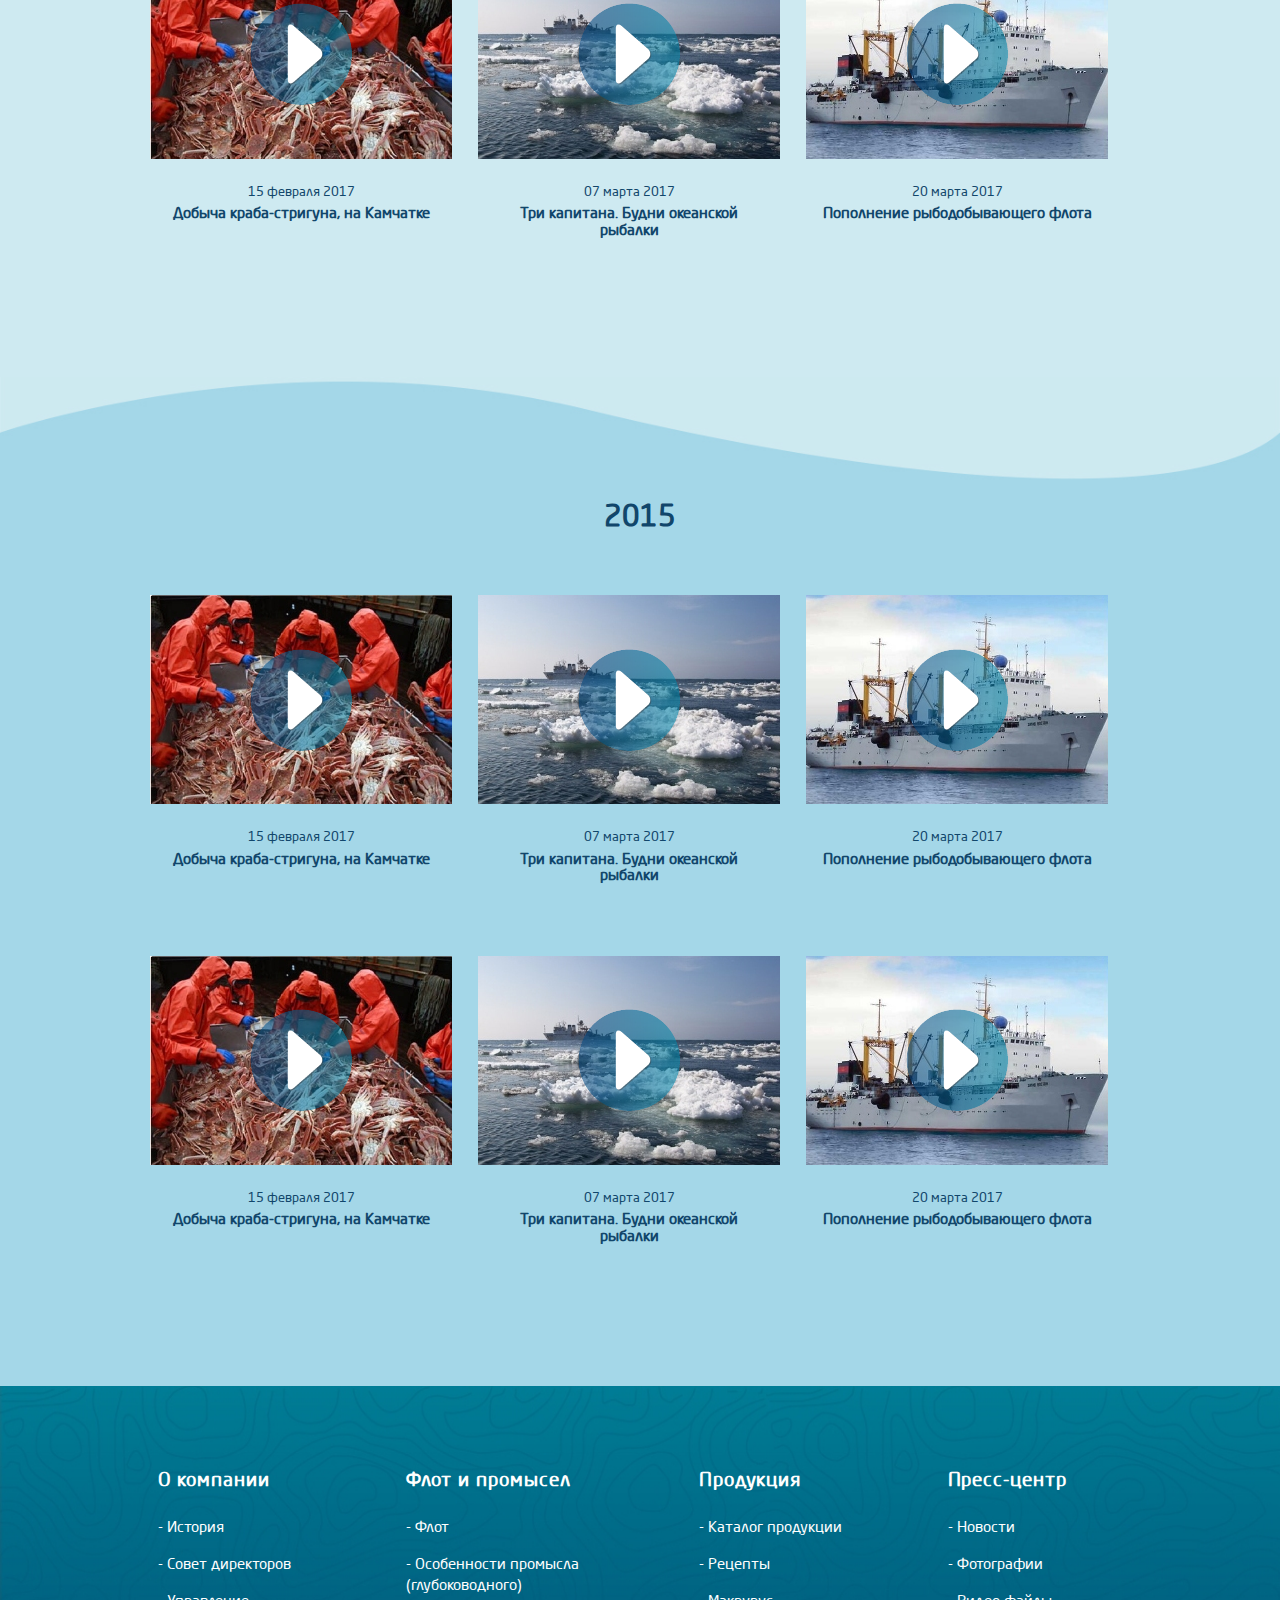
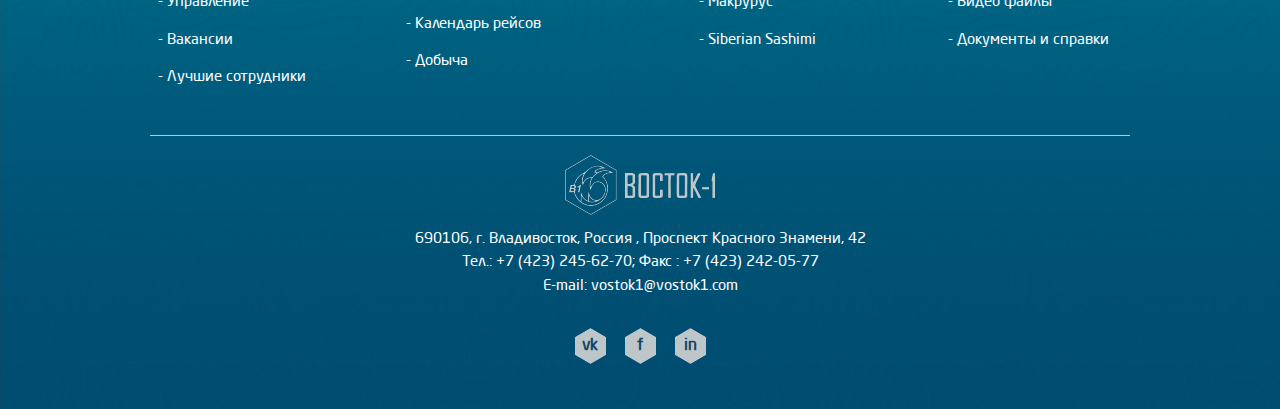
<file: video_files.html>
<!DOCTYPE html>
<html lang="ru">
<head>
  <meta charset="utf-8">
  <meta http-equiv="X-UA-Compatible" content="IE=edge">
  <meta name="viewport" content="width=device-width, initial-scale=1">
  <title>Видео файлы</title>
  <link href="css/bootstrap.css" rel="stylesheet">
  <link href="css/jquery.bxslider.css" rel="stylesheet">
  <link href="css/style.css" rel="stylesheet">
  <!-- HTML5 Shim and Respond.js IE8 support of HTML5 elements and media queries -->
  <!-- WARNING: Respond.js doesn't work if you view the page via file:// -->
  <!--[if lt IE 9]>
  <script src="https://oss.maxcdn.com/libs/html5shiv/3.7.0/html5shiv.js"></script>
  <script src="https://oss.maxcdn.com/libs/respond.js/1.4.2/respond.min.js"></script>
  <![endif]-->
</head>
<body>
  <div class="wrapper">
<!-- HEADER -->
    <header class="header" id="header">
      <div class="header-content-top">
        <div class="container">
          <div class="row">
            <div class="col-lg-3 col-md-3 col-sm-4 col-xs-9">
              <div class="logo-header">
                <a href="index.html" target="_blank"><img src="images/header/logo.png" alt="Логотип" class="center-block"></a>
              </div>
            </div>
            <div class="col-lg-8 visible-lg">
              <nav class="nav-header-menu">
                <ul class="menu-header list-inline list-unstyled">
                  <li><a href="company.html" target="_blank">О компании</a></li>
                  <li><a href="fleet.html" target="_blank">Флот и промысел</a></li>
                  <li><a href="production.html" target="_blank">Продукция</a></li>
                  <li><a href="news.html" target="_blank">Пресс-центр</a></li>
                  <li><a href="contacts.html" target="_blank">Контакты</a></li>
                </ul>
              </nav>
            </div>
            <div class="col-lg-1 col-md-8 col-sm-7 hidden-xs pos-stat">
              <nav class="nav-header-language text-center pull-right">
                <ul class="list-inline list-unstyled language-header">
                <li><a href="#" class="active-language-header"><span>РУС</span></a></li>
                  <li><a href="#"><span>ENG</span></a></li>
                  <li><a href="#"><span>中国</span></a></li>
                </ul>
              </nav>
            </div>
            <div class="col-md-1 col-sm-1  col-xs-3 hidden-lg">
              <a href="#"><i class="btn-menu pull-right"></i></a>
            </div>
            <nav class="menu-xs">
              <ul class="list-unstyled">
                <li><a href="#" class="tabs-menu">О компании</a>
                  <ul>
                    <li><a href="">История</a></li>
                    <li><a href="">Совет директоров</a></li>
                    <li><a href="">Управление</a></li>
                    <li><a href="">Вакансии</a></li>
                    <li><a href="">Лучшие сотрудники</a></li>
                  </ul></li>
                <li><a href="#" class="tabs-menu">Флот и промысел</a>
                  <ul>
                    <li><a href="#">Флот</a></li>
                    <li><a href="#" class="fishing">Особенности промысла<br>(глубоководного)</a></li>
                    <li><a href="#">Календарь рейсов</a></li>
                    <li><a href="#">Добыча</a></li>
                  </ul></li>
                <li><a href="#" class="tabs-menu">Продукция</a>
                  <ul>
                    <li><a href="#">Каталог продукции</a></li>
                    <li><a href="#">Рецепты</a></li>
                    <li><a href="#">Макрурус</a></li>
                    <li><a href="#">Siberian Sashimi</a></li>
                  </ul></li>
                <li><a href="#" class="tabs-menu">Пресс-центр</a>
                  <ul>
                    <li><a href="#">Новости</a></li>
                    <li><a href="#">Фотографии</a></li>
                    <li><a href="#">Видео файлы</a></li>
                    <li><a href="#">Документы и справки</a></li>
                  </ul></li></li>
                <li><a href="#">Контакты</a></li>
              </ul>
            </nav>
          </div>
        </div>
      </div>   
      <div class="header-content-bottom header-video-files">
        <div class="container">  
          <div class="row">
            <div class="col-xs-12 text-center">
              <h1>Видео файлы</h1>
              <nav class="choice-year">
                <ul class="list-unstyled list-inline">
                  <li><a href="#" class="year">2013</a></li>
                  <li><a href="#" class="year">2014</a></li>
                  <li><a href="#" class="year">2015</a></li>
                  <li><a href="#" class="year">2016</a></li>
                  <li><a href="#" class="year">2017</a></li>
                </ul>
              </nav>
            </div>
          </div>
        </div>
      </div>
    </header>
  <!-- HEADER END -->
  <!-- MAIN -->
    <main>
  <!-- video-section-1 -->
      <section class="video-section-1">
        <div class="container">
          <div class="row">
            <div class="col-xs-12">
              <h2 class="text-center year-video">2017</h2>
              <div class="place-video text-center">
                <div class="wr-video-files text-center">
                  <div class="wr-img-video">
                    <img src="images/page-video-files/videofiles-1.jpg" alt="Фотоглерея" class="img-responsive">
                    <a href="#" class="btn-video">
                      video
                    </a>
                  </div>
                  <p class="video-date">
                    15 февраля 2017
                  </p>
                  <h3 class="video-descr">
                    Добыча краба-стригуна, на Камчатке 
                  </h3>
                </div>
                <div class="wr-video-files text-center">
                  <div class="wr-img-video">
                    <img src="images/page-video-files/videofiles-2.jpg" alt="Фотоглерея" class="img-responsive">
                    <a href="#" class="btn-video">
                      video
                    </a>
                  </div>
                  <p class="video-date">
                    07 марта 2017
                  </p>
                  <h3 class="video-descr">
                    Три капитана. Будни океанской рыбалки
                  </h3>
                </div>
                <div class="wr-video-files text-center">
                  <div class="wr-img-video">
                    <img src="images/page-video-files/videofiles-3.jpg" alt="Фотоглерея" class="img-responsive">
                    <a href="#" class="btn-video">
                      video
                    </a>
                  </div>
                  <p class="video-date">
                    20 марта 2017
                  </p>
                  <h3 class="video-descr">
                    Пополнение рыбодобывающего флота
                  </h3>
                </div>
              </div>
            </div>
          </div>
        </div>
      </section>
<!-- video-section-1 end -->
<!-- video-section-2 -->
      <section class="video-section-2">
        <div class="container">
          <div class="row">
            <div class="col-xs-12">
              <h2 class="text-center year-video">2016</h2>
              <div class="place-video text-center">
                <div class="wr-video-files text-center">
                  <div class="wr-img-video">
                    <img src="images/page-video-files/videofiles-1.jpg" alt="Фотоглерея" class="img-responsive">
                    <a href="#" class="btn-video">
                      video
                    </a>
                  </div>
                  <p class="video-date">
                    15 февраля 2017
                  </p>
                  <h3 class="video-descr">
                    Добыча краба-стригуна, на Камчатке 
                  </h3>
                </div>
                <div class="wr-video-files text-center">
                  <div class="wr-img-video">
                    <img src="images/page-video-files/videofiles-2.jpg" alt="Фотоглерея" class="img-responsive">
                    <a href="#" class="btn-video">
                      video
                    </a>
                  </div>
                  <p class="video-date">
                    07 марта 2017
                  </p>
                  <h3 class="video-descr">
                    Три капитана. Будни океанской рыбалки
                  </h3>
                </div>
                <div class="wr-video-files text-center">
                  <div class="wr-img-video">
                    <img src="images/page-video-files/videofiles-3.jpg" alt="Фотоглерея" class="img-responsive">
                    <a href="#" class="btn-video">
                      video
                    </a>
                  </div>
                  <p class="video-date">
                    20 марта 2017
                  </p>
                  <h3 class="video-descr">
                    Пополнение рыбодобывающего флота
                  </h3>
                </div>
                <div class="wr-video-files text-center">
                  <div class="wr-img-video">
                    <img src="images/page-video-files/videofiles-1.jpg" alt="Фотоглерея" class="img-responsive">
                    <a href="#" class="btn-video">
                      video
                    </a>
                  </div>
                  <p class="video-date">
                    15 февраля 2017
                  </p>
                  <h3 class="video-descr">
                    Добыча краба-стригуна, на Камчатке 
                  </h3>
                </div>
                <div class="wr-video-files text-center">
                  <div class="wr-img-video">
                    <img src="images/page-video-files/videofiles-2.jpg" alt="Фотоглерея" class="img-responsive">
                    <a href="#" class="btn-video">
                      video
                    </a>
                  </div>
                  <p class="video-date">
                    07 марта 2017
                  </p>
                  <h3 class="video-descr">
                    Три капитана. Будни океанской рыбалки
                  </h3>
                </div>
                <div class="wr-video-files text-center">
                  <div class="wr-img-video">
                    <img src="images/page-video-files/videofiles-3.jpg" alt="Фотоглерея" class="img-responsive">
                    <a href="#" class="btn-video">
                      video
                    </a>
                  </div>
                  <p class="video-date">
                    20 марта 2017
                  </p>
                  <h3 class="video-descr">
                    Пополнение рыбодобывающего флота
                  </h3>
                </div>
              </div>
            </div>
          </div>
        </div>
      </section>
<!-- video-section-2 end -->
<!-- video-section-3 -->
      <section class="video-section-3">
        <div class="container">
          <div class="row">
            <div class="col-xs-12">
              <h2 class="text-center year-video">2015</h2>
              <div class="place-video text-center">
                <div class="wr-video-files text-center">
                  <div class="wr-img-video">
                    <img src="images/page-video-files/videofiles-1.jpg" alt="Фотоглерея" class="img-responsive">
                    <a href="#" class="btn-video">
                      video
                    </a>
                  </div>
                  <p class="video-date">
                    15 февраля 2017
                  </p>
                  <h3 class="video-descr">
                    Добыча краба-стригуна, на Камчатке 
                  </h3>
                </div>
                <div class="wr-video-files text-center">
                  <div class="wr-img-video">
                    <img src="images/page-video-files/videofiles-2.jpg" alt="Фотоглерея" class="img-responsive">
                    <a href="#" class="btn-video">
                      video
                    </a>
                  </div>
                  <p class="video-date">
                    07 марта 2017
                  </p>
                  <h3 class="video-descr">
                    Три капитана. Будни океанской рыбалки
                  </h3>
                </div>
                <div class="wr-video-files text-center">
                  <div class="wr-img-video">
                    <img src="images/page-video-files/videofiles-3.jpg" alt="Фотоглерея" class="img-responsive">
                    <a href="#" class="btn-video">
                      video
                    </a>
                  </div>
                  <p class="video-date">
                    20 марта 2017
                  </p>
                  <h3 class="video-descr">
                    Пополнение рыбодобывающего флота
                  </h3>
                </div>
                <div class="wr-video-files text-center">
                  <div class="wr-img-video">
                    <img src="images/page-video-files/videofiles-1.jpg" alt="Фотоглерея" class="img-responsive">
                    <a href="#" class="btn-video">
                      video
                    </a>
                  </div>
                  <p class="video-date">
                    15 февраля 2017
                  </p>
                  <h3 class="video-descr">
                    Добыча краба-стригуна, на Камчатке 
                  </h3>
                </div>
                <div class="wr-video-files text-center">
                  <div class="wr-img-video">
                    <img src="images/page-video-files/videofiles-2.jpg" alt="Фотоглерея" class="img-responsive">
                    <a href="#" class="btn-video">
                      video
                    </a>
                  </div>
                  <p class="video-date">
                    07 марта 2017
                  </p>
                  <h3 class="video-descr">
                    Три капитана. Будни океанской рыбалки
                  </h3>
                </div>
                <div class="wr-video-files text-center">
                  <div class="wr-img-video">
                    <img src="images/page-video-files/videofiles-3.jpg" alt="Фотоглерея" class="img-responsive">
                    <a href="#" class="btn-video">
                      video
                    </a>
                  </div>
                  <p class="video-date">
                    20 марта 2017
                  </p>
                  <h3 class="video-descr">
                    Пополнение рыбодобывающего флота
                  </h3>
                </div>
              </div>
            </div>
          </div>
        </div>
      </section>
  <!-- video-section-3 end -->
    </main>
  <!-- MAIN END -->
  <!-- FOOTER -->
    <footer class="footer">
      <div class="footter-content">
        <div class="container">
          <div class="row">
            <div class="col-xs-12">
              <a href="javascript://0" class="btn-up" onclick="slowScroll('#header')"></a>
              <script>
                function slowScroll(id){
                  var offset = 0;
                  $('html, body').animate({
                    scrollTop:$(id).offset().top-offset
                  },500);
                  return false;
                };
              </script>
            </div>
            <div class="col-md-12 hidden-sm hidden-xs">
              <nav class="nav-footer-menu text-center">
                <div class="row">
                  <div class="col-md-3">
                    <ul class="list-unstyled pull-right">
                      <li>О компании</li>
                      <li><a href="#" target="_blank">- История</a></li>
                      <li><a href="#" target="_blank">- Совет директоров</a></li>
                      <li><a href="#" target="_blank">- Управление</a></li>
                      <li><a href="#" target="_blank">- Вакансии</a></li>
                      <li><a href="#" target="_blank">- Лучшие сотрудники</a></li>
                    </ul>
                  </div>
                  <div class="col-md-3">
                    <ul class="list-unstyled">
                      <li>Флот и промысел</li>
                      <li><a href="fleet.html" target="_blank">- Флот</a></li>
                      <li><a href="#" target="_blank">- Особенности промысла<br> (глубоководного)</a></li>
                      <li><a href="#" target="_blank">- Календарь рейсов</a></li>
                      <li><a href="#" target="_blank">- Добыча</a></li>
                    </ul>
                  </div>
                  <div class="col-md-3">
                    <ul class="list-unstyled">
                      <li>Продукция</li>
                      <li><a href="production.html" target="_blank">- Каталог продукции</a></li>
                      <li><a href="recipes.html" target="_blank">- Рецепты</a></li>
                      <li><a href="#" target="_blank">- Макрурус</a></li>
                      <li><a href="#" target="_blank">- Siberian Sashimi</a></li>
                    </ul>
                  </div>
                  <div class="col-md-3">
                    <ul class="list-unstyled pull-left">
                      <li>Пресс-центр</li>
                      <li><a href="news.html" target="_blank">- Новости</a></li>
                      <li><a href="photo_gallery.html" target="_blank">- Фотографии</a></li>
                      <li><a href="video_files.html" target="_blank">- Видео файлы</a></li>
                      <li><a href="#" target="_blank">- Документы и справки</a></li>
                    </ul>
                  </div>
                </div>
              </nav>
            </div>
            <div class="col-xs-12 text-center">
              <div class="logo-footer">
                <img src="images/footer/logo-footer.png" alt="Логотип" class="hidden-xs center-block">
                <img src="images/footer/logo-footer-xs.png" alt="Логотип" class="visible-xs center-block">
              </div>
              <address class="address-footer">
                <p class="location">
                  690106, г. Владивосток, Россия , Проспект Красного Знамени, 42
                </p>
                <p class="phone">Тел.: +7 (423) 245-62-70; <span class="fax">Факс : +7 (423) 242-05-77</span></p>
                <p class="email">E-mail: vostok1@vostok1.com</p>
              </address>
              <div class="button-social-network">
                <a href="#">vk</a>
                <a href="#">f</a>
                <a href="#">in</a>
              </div>
            </div>
          </div>
        </div>
      </div>
    </footer>
  <!-- FOOTER END -->
  <!-- HEXAHEDRON -->
    <div class="hexahedron hexahedron-video">
      <span class="hexahedron-2"></span>
      <span class="hexahedron-11"></span>
    </div>
  <!-- HEXAHEDRON END-->
  </div>
<!-- SCRIPT -->
  <script src="js/jquery-1.12.4.js"></script>
  <script src="js/bootstrap.min.js"></script>
  <script src="js/jquery.bxslider.min.js"></script>
  <script src="js/common.js"></script>
<!-- SCRIPT END-->
</body>
</html>
</file>
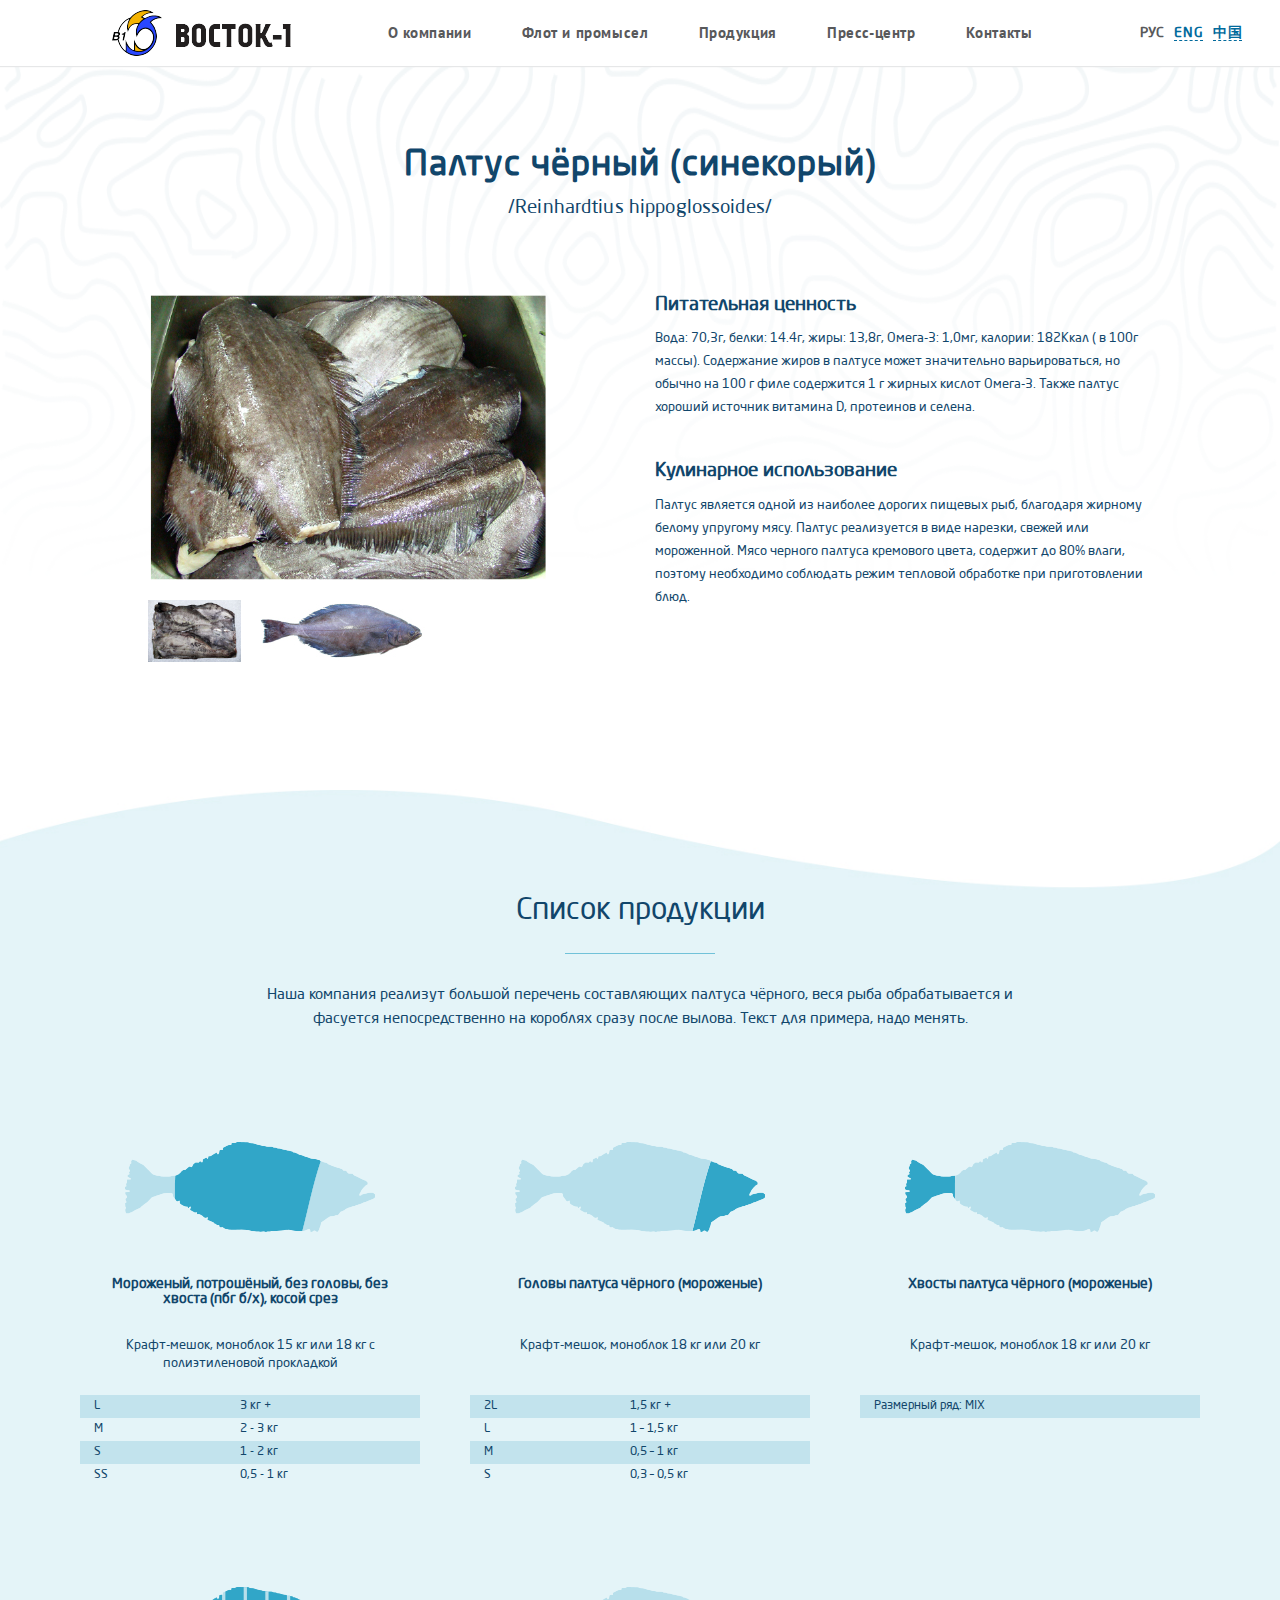
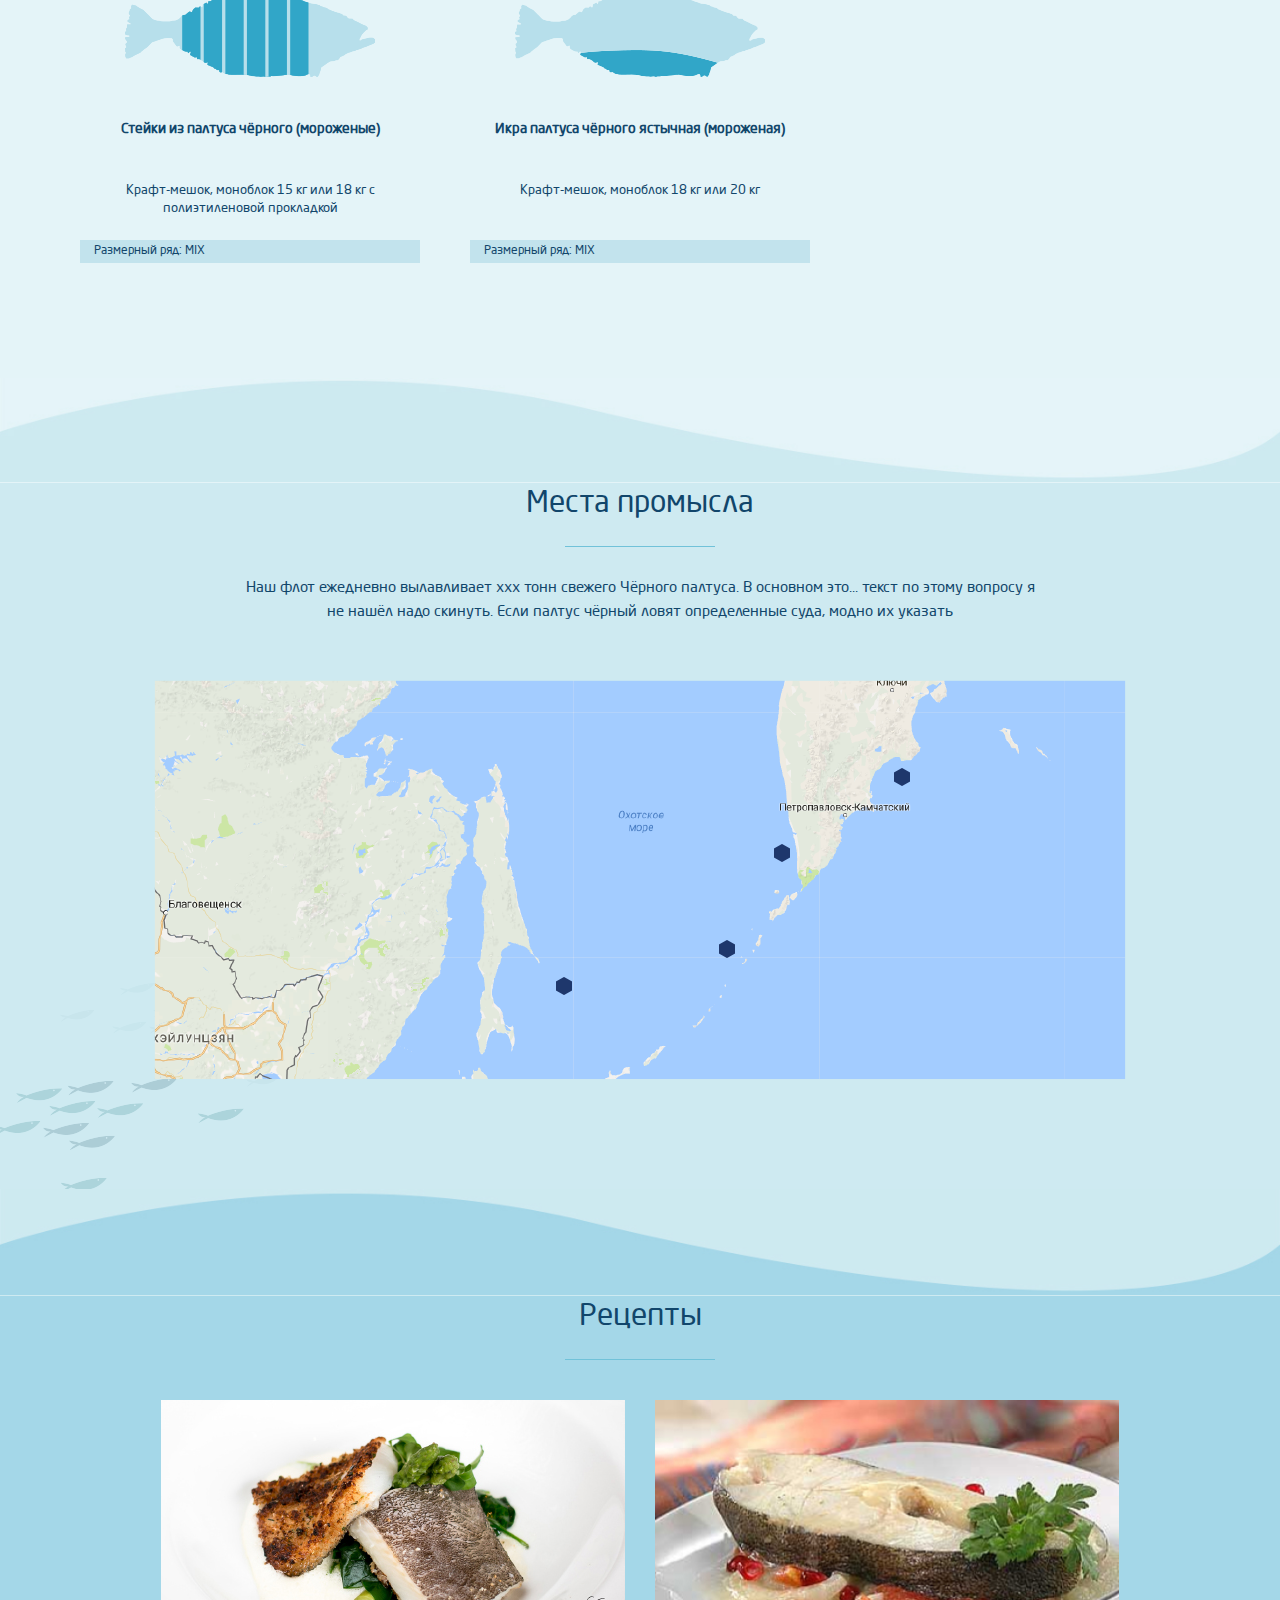
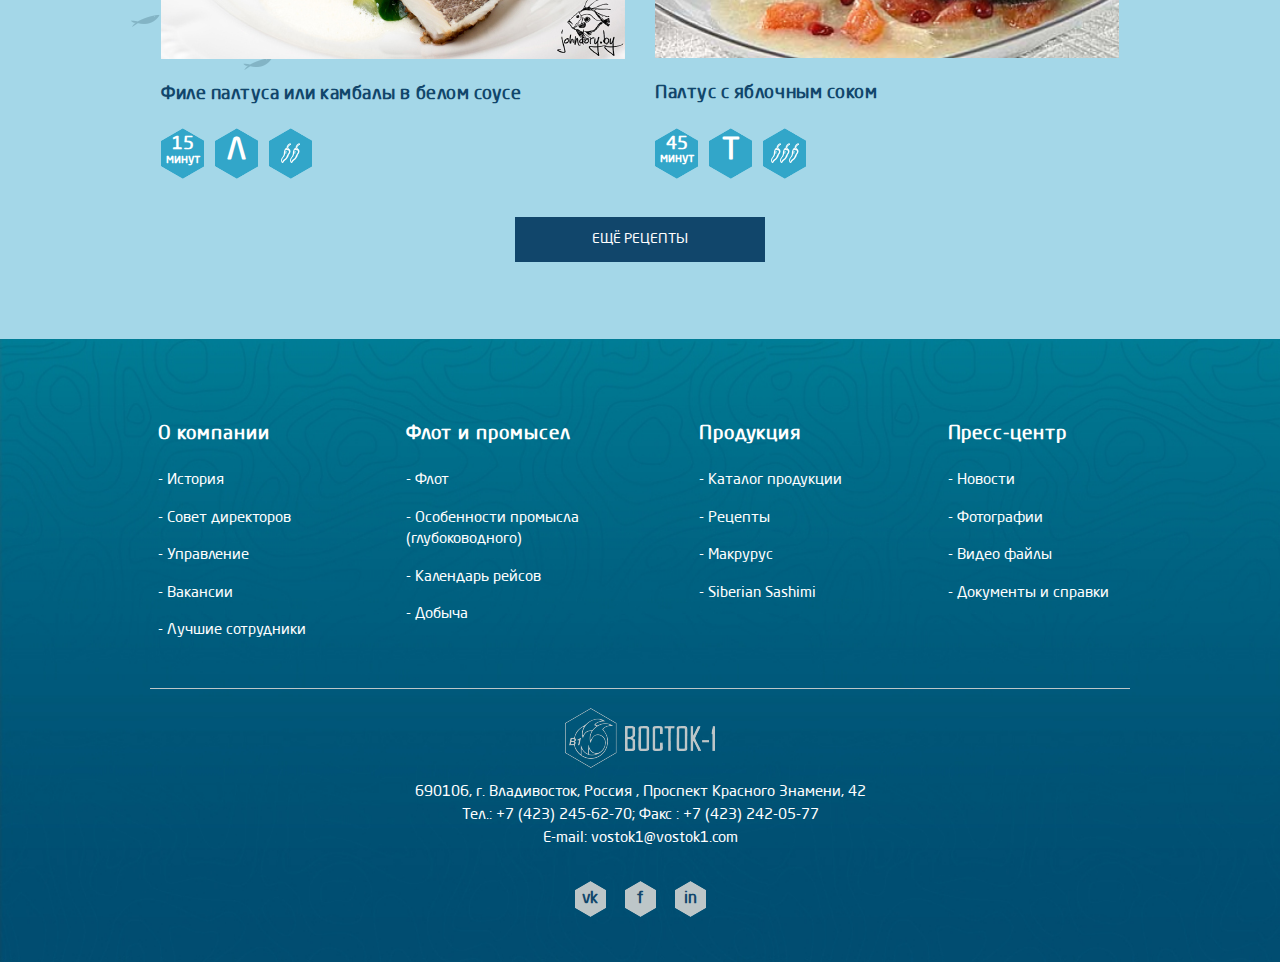
<file: view_production.html>
<!DOCTYPE html>
<html lang="ru">
<head>
  <meta charset="utf-8">
  <meta http-equiv="X-UA-Compatible" content="IE=edge">
  <meta name="viewport" content="width=device-width, initial-scale=1">
  <title>Наша продукция</title>
  <link href="css/bootstrap.css" rel="stylesheet">
  <link href="css/jquery.bxslider.css" rel="stylesheet">
  <link href="css/style.css" rel="stylesheet">
  <!-- HTML5 Shim and Respond.js IE8 support of HTML5 elements and media queries -->
  <!-- WARNING: Respond.js doesn't work if you view the page via file:// -->
  <!--[if lt IE 9]>
  <script src="https://oss.maxcdn.com/libs/html5shiv/3.7.0/html5shiv.js"></script>
  <script src="https://oss.maxcdn.com/libs/respond.js/1.4.2/respond.min.js"></script>
  <![endif]-->
</head>
<body>
  <div class="wrapper">
<!-- HEADER -->
    <header class="header" id="header">
      <div class="header-content-top">
        <div class="container">
          <div class="row">
            <div class="col-lg-3 col-md-3 col-sm-4 col-xs-9">
              <div class="logo-header">
                <a href="index.html" target="_blank"><img src="images/header/logo.png" alt="Логотип" class="center-block"></a>
              </div>
            </div>
            <div class="col-lg-8 visible-lg">
              <nav class="nav-header-menu">
                <ul class="menu-header list-inline list-unstyled">
                  <li><a href="company.html" target="_blank">О компании</a></li>
                  <li><a href="fleet.html" target="_blank">Флот и промысел</a></li>
                  <li><a href="production.html" target="_blank">Продукция</a></li>
                  <li><a href="news.html" target="_blank">Пресс-центр</a></li>
                  <li><a href="contacts.html" target="_blank">Контакты</a></li>
                </ul>
              </nav>
            </div>
            <div class="col-lg-1 col-md-8 col-sm-7 hidden-xs pos-stat">
              <nav class="nav-header-language text-center pull-right">
                <ul class="list-inline list-unstyled language-header">
                <li><a href="#" class="active-language-header"><span>РУС</span></a></li>
                  <li><a href="#"><span>ENG</span></a></li>
                  <li><a href="#"><span>中国</span></a></li>
                </ul>
              </nav>
            </div>
            <div class="col-md-1 col-sm-1  col-xs-3 hidden-lg">
              <a href="#"><i class="btn-menu pull-right"></i></a>
            </div>
            <nav class="menu-xs">
              <ul class="list-unstyled">
                <li><a href="#" class="tabs-menu">О компании</a>
                  <ul>
                    <li><a href="">История</a></li>
                    <li><a href="">Совет директоров</a></li>
                    <li><a href="">Управление</a></li>
                    <li><a href="">Вакансии</a></li>
                    <li><a href="">Лучшие сотрудники</a></li>
                  </ul></li>
                <li><a href="#" class="tabs-menu">Флот и промысел</a>
                  <ul>
                    <li><a href="#">Флот</a></li>
                    <li><a href="#" class="fishing">Особенности промысла<br>(глубоководного)</a></li>
                    <li><a href="#">Календарь рейсов</a></li>
                    <li><a href="#">Добыча</a></li>
                  </ul></li>
                <li><a href="#" class="tabs-menu">Продукция</a>
                  <ul>
                    <li><a href="#">Каталог продукции</a></li>
                    <li><a href="#">Рецепты</a></li>
                    <li><a href="#">Макрурус</a></li>
                    <li><a href="#">Siberian Sashimi</a></li>
                  </ul></li>
                <li><a href="#" class="tabs-menu">Пресс-центр</a>
                  <ul>
                    <li><a href="#">Новости</a></li>
                    <li><a href="#">Фотографии</a></li>
                    <li><a href="#">Видео файлы</a></li>
                    <li><a href="#">Документы и справки</a></li>
                  </ul></li></li>
                <li><a href="#">Контакты</a></li>
              </ul>
            </nav>
          </div>
        </div>
      </div>   
      <div class="header-content-bottom header-view-prod">
        <div class="container">  
          <div class="row">
            <div class="col-xs-12 text-center">
              <h1 class="view-production-h1">Палтус чёрный (синекорый)</h1>
              <small class="view-production-small">/Reinhardtius hippoglossoides/</small>
            </div>
          </div>
          <div class="row">
            <div class="col-md-6">
              <div class="slider-view-production center-block">
                <ul class="bxslider">
                  <li><img src="images/page-view-production/slider/slide-big/slide-1-img-big.jpg" class="img-responsive"></li>
                  <li><img src="images/page-view-production/slider/slide-big/slide-2-img-big.png" class="img-responsive"></li>
                </ul>
                <div id="bx-pager">
                  <a data-slide-index="0" href="" class="slide-small">
                    <img src="images/page-view-production/slider/slide-small/slide-1-img-small.jpg">
                  </a>
                  <a data-slide-index="1" href="" class="slide-small">
                    <img src="images/page-view-production/slider/slide-small/slide-2-img-small.jpg">
                  </a>
                </div>
              </div>
            </div>
            <div class="col-md-6">
              <h3>Питательная ценность</h3>
              <p>
                Вода: 70,3г, белки: 14.4г, жиры: 13,8г, Омега-3: 1,0мг, калории: 182Ккал ( в 100г массы). Содержание жиров в палтусе может значительно варьироваться, но обычно на 100 г филе содержится 1 г жирных кислот Омега-3. Также палтус хороший источник витамина D, протеинов и селена.
              </p>
              <h3>Кулинарное использование</h3>
              <p>
                Палтус является одной из наиболее дорогих пищевых рыб, благодаря жирному белому упругому мясу. Палтус реализуется в виде нарезки, свежей или мороженной. Мясо черного палтуса кремового цвета, содержит до 80% влаги, поэтому необходимо соблюдать режим тепловой обработке при приготовлении блюд.
              </p>
            </div>
          </div>
        </div>
      </div>
    </header>
  <!-- HEADER END -->
  <!-- MAIN -->
    <main>
  <!-- view-production-section-1 -->
      <section class="view-production-section-1">
        <div class="container">
          <div class="row">
            <div class="col-xs-12">
              <h2 class="name-section text-center line-blue">
                Список продукции
              </h2>
              <p class="descr-sect text-center">
                Наша компания реализут большой перечень составляющих палтуса чёрного, веся рыба обрабатывается и фасуется непосредственно на короблях сразу после вылова. Текст для примера, надо менять.
              </p>
            </div>
          </div>
          <div class="row">
            <div class="col-md-4 col-sm-6 pr-t">
              <div class="product-type">
                <i class="icn-variant-production-1 variant"></i>
                <h3 class="name-product-type">
                  Мороженый, потрошёный, без головы, без хвоста (пбг б/х), косой срез 
                </h3>
                <p class="packaging">
                  Крафт-мешок, моноблок 15 кг или 18 кг с полиэтиленовой прокладкой
                </p>
                <table class="size-range">
                  <tr>
                    <td>L</td>
                    <td>3 кг +</td>
                  </tr>
                  <tr>
                    <td>M</td>
                    <td>2 - 3 кг</td>
                  </tr>
                  <tr>
                    <td>S</td>
                    <td>1 - 2 кг</td>
                  </tr>
                  <tr>
                    <td>SS</td>
                    <td>0,5 - 1 кг</td>
                  </tr>
                </table>
              </div>
            </div>
            <div class="col-md-4 col-sm-6 pr-t">
              <div class="product-type">
                <i class="icn-variant-production-2 variant"></i>
                <h3 class="name-product-type">
                  Головы палтуса чёрного (мороженые) 
                </h3>
                <p class="packaging">
                  Крафт-мешок, моноблок 18 кг или 20 кг
                </p>
                <table class="size-range">
                  <tr>
                    <td>2L</td>
                    <td>1,5 кг + </td>
                  </tr>
                  <tr>
                    <td>L</td>
                    <td>1 – 1,5 кг</td>
                  </tr>
                  <tr>
                    <td>M</td>
                    <td>0,5 – 1 кг</td>
                  </tr>
                  <tr>
                    <td>S</td>
                    <td>0,3 – 0,5 кг</td>
                  </tr>
                </table>
              </div>
            </div>
            <div class="col-md-4 col-sm-6 pr-t">
              <div class="product-type">
                <i class="icn-variant-production-3 variant"></i>
                <h3 class="name-product-type">
                  Хвосты палтуса чёрного (мороженые)
                </h3>
                <p class="packaging">
                  Крафт-мешок, моноблок 18 кг или 20 кг
                </p>
                <table class="size-range">
                  <tr>
                    <td>Размерный ряд: MIX</td>
                  </tr>
                </table>
              </div>
            </div>
            <div class="col-md-4 col-sm-6 pr-t">
              <div class="product-type">
                <i class="icn-variant-production-4 variant"></i>
                <h3 class="name-product-type">
                  Стейки из палтуса чёрного (мороженые)
                </h3>
                <p class="packaging">
                  Крафт-мешок, моноблок 15 кг или 18 кг с полиэтиленовой прокладкой
                </p>
                <table class="size-range">
                  <tr>
                    <td>Размерный ряд: MIX</td>
                  </tr>
                </table>
              </div>
            </div>
            <div class="col-md-4 col-sm-6 pr-t">
              <div class="product-type">
                <i class="icn-variant-production-5 variant"></i>
                <h3 class="name-product-type">
                  Икра палтуса чёрного ястычная (мороженая)
                </h3>
                <p class="packaging">
                  Крафт-мешок, моноблок 18 кг или 20 кг
                </p>
                <table class="size-range">
                  <tr>
                    <td>Размерный ряд: MIX</td>
                  </tr>
                </table>
              </div>
            </div>
          </div>
        </div>
      </section>
<!-- view-production-section-1 end -->
<!-- view-production-section-2 -->
      <section class="view-production-section-2">
        <div class="container">
          <div class="row">
            <div class="col-xs-12">
              <h2 class="name-section text-center line-blue">
                Места промысла
              </h2>
              <p class="descr-sect text-center">
                Наш флот ежедневно вылавливает ххх тонн свежего Чёрного палтуса. В основном это... текст по этому вопросу я не нашёл надо скинуть. Если палтус чёрный ловят определенные суда, модно их указать
              </p>
            </div>
            <div class="col-xs-12">
              <div class="places-fishing">
                <img src="images/page-view-production/map-places-fishing.png" alt="Карта мест промысла" class="img-responsive center-block hidden-xs">
                <img src="images/page-view-production/map-places-fishing-xs.png" alt="Карта мест промысла" class="img-responsive center-block visible-xs">
              </div>
            </div>
          </div>
        </div>
      </section>
<!-- view-production-section-2 end -->
<!-- view-production-section-3 -->
      <section class="view-production-section-3">
        <div class="container">
          <div class="row">
            <div class="col-xs-12">
              <h2 class="name-section text-center line-blue">
                Рецепты
              </h2>
            </div>
          </div>
          <div class="col-sm-6 clearfix">
            <div class="wr-recipes-card pull-right">
              <a href="#" class="recipes-card">
                <img src="images/page-view-production/recipe-p-v-1.jpg" alt="Рецепт" class="img-responsive">
                <h3 class="name-recipes">
                  Филе палтуса или камбалы в белом соусе
                </h3>
              </a>
              <div class="data-recipes">
                <ul class="list-inline list-unstyled">
                  <li><span class="cooking-time">15<span>минут</span></span></li>
                  <li><span class="level-difficulty">Л</span></li>
                  <li><span class="pepper">
                        <i class="icn-pepper"></i>
                        <i class="icn-pepper"></i>
                      </span>
                  </li>
                </ul>
              </div>
            </div>
          </div>
          <div class="col-sm-6">
            <div class="wr-recipes-card">
              <a href="#" class="recipes-card">
                <img src="images/page-view-production/recipe-p-v-2.jpg" alt="Рецепт" class="img-responsive">
                <h3 class="name-recipes">
                  Палтус с яблочным соком
                </h3>
              </a>
              <div class="data-recipes">
                <ul class="list-inline list-unstyled">
                  <li><span class="cooking-time">45<span>минут</span></span></li>
                  <li><span class="level-difficulty">T</span></li>
                  <li>
                    <span class="pepper">
                      <i class="icn-pepper"></i>
                      <i class="icn-pepper"></i>
                      <i class="icn-pepper"></i>
                    </span>
                  </li>
                </ul>
              </div>
            </div>
          </div>
          <div class="row">
            <div class="col-xs-12 text-center">
              <a href="#" class="btn-blue text-uppercase">Ещё рецепты</a>
            </div>
          </div>  
        </div>
      </section>
  <!-- view-production-section-3 end -->
    </main>
  <!-- MAIN END -->
  <!-- FOOTER -->
    <footer class="footer">
      <div class="footter-content">
        <div class="container">
          <div class="row">
            <div class="col-xs-12">
              <a href="javascript://0" class="btn-up" onclick="slowScroll('#header')"></a>
              <script>
                function slowScroll(id){
                  var offset = 0;
                  $('html, body').animate({
                    scrollTop:$(id).offset().top-offset
                  },500);
                  return false;
                };
              </script>
            </div>
            <div class="col-md-12 hidden-sm hidden-xs">
              <nav class="nav-footer-menu text-center">
                <div class="row">
                  <div class="col-md-3">
                    <ul class="list-unstyled pull-right">
                      <li>О компании</li>
                      <li><a href="#" target="_blank">- История</a></li>
                      <li><a href="#" target="_blank">- Совет директоров</a></li>
                      <li><a href="#" target="_blank">- Управление</a></li>
                      <li><a href="#" target="_blank">- Вакансии</a></li>
                      <li><a href="#" target="_blank">- Лучшие сотрудники</a></li>
                    </ul>
                  </div>
                  <div class="col-md-3">
                    <ul class="list-unstyled">
                      <li>Флот и промысел</li>
                      <li><a href="fleet.html" target="_blank">- Флот</a></li>
                      <li><a href="#" target="_blank">- Особенности промысла<br> (глубоководного)</a></li>
                      <li><a href="#" target="_blank">- Календарь рейсов</a></li>
                      <li><a href="#" target="_blank">- Добыча</a></li>
                    </ul>
                  </div>
                  <div class="col-md-3">
                    <ul class="list-unstyled">
                      <li>Продукция</li>
                      <li><a href="production.html" target="_blank">- Каталог продукции</a></li>
                      <li><a href="recipes.html" target="_blank">- Рецепты</a></li>
                      <li><a href="#" target="_blank">- Макрурус</a></li>
                      <li><a href="#" target="_blank">- Siberian Sashimi</a></li>
                    </ul>
                  </div>
                  <div class="col-md-3">
                    <ul class="list-unstyled pull-left">
                      <li>Пресс-центр</li>
                      <li><a href="news.html" target="_blank">- Новости</a></li>
                      <li><a href="photo_gallery.html" target="_blank">- Фотографии</a></li>
                      <li><a href="video_files.html" target="_blank">- Видео файлы</a></li>
                      <li><a href="#" target="_blank">- Документы и справки</a></li>
                    </ul>
                  </div>
                </div>
              </nav>
            </div>
            <div class="col-xs-12 text-center">
              <div class="logo-footer">
                <img src="images/footer/logo-footer.png" alt="Логотип" class="hidden-xs center-block">
                <img src="images/footer/logo-footer-xs.png" alt="Логотип" class="visible-xs center-block">
              </div>
              <address class="address-footer">
                <p class="location">
                  690106, г. Владивосток, Россия , Проспект Красного Знамени, 42
                </p>
                <p class="phone">Тел.: +7 (423) 245-62-70; <span class="fax">Факс : +7 (423) 242-05-77</span></p>
                <p class="email">E-mail: vostok1@vostok1.com</p>
              </address>
              <div class="button-social-network">
                <a href="#">vk</a>
                <a href="#">f</a>
                <a href="#">in</a>
              </div>
            </div>
          </div>
        </div>
      </div>
    </footer>
  <!-- FOOTER END -->
  <!-- HEXAHEDRON -->
    <div class="hexahedron view-production-hexahedron">
      <span class="hexahedron-2"></span>
      <span class="hexahedron-11"></span>
    </div>
  <!-- HEXAHEDRON END-->
  </div>
<!-- SCRIPT -->
  <script src="js/jquery-1.12.4.js"></script>
  <script src="js/bootstrap.min.js"></script>
  <script src="js/jquery.bxslider.min.js"></script>
  <script src="js/common.js"></script>
<!-- SCRIPT END-->
</body>
</html>
</file>
<file: css/style.css>
/* font-family: "NeoSansProRegular"; */
@font-face {
    font-family: "NeoSansProRegular";
    src: url("../fonts/NeoSansProBold/NeoSansProRegular.eot");
    src: url("../fonts/NeoSansProBold/NeoSansProRegular.eot?#iefix")format("embedded-opentype"),
    url("../fonts/NeoSansProBold/NeoSansProRegular.woff") format("woff"),
    url("../fonts/NeoSansProBold/NeoSansProRegular.ttf") format("truetype");
    font-style: normal;
    font-weight: normal;
}
/* font-family: "NeoSansProBold"; */
@font-face {
    font-family: "NeoSansProBold";
    src: url("../fonts/NeoSansProBold/NeoSansProBold.eot");
    src: url("../fonts/NeoSansProBold/NeoSansProBold.eot?#iefix")format("embedded-opentype"),
    url("../fonts/NeoSansProBold/NeoSansProBold.woff") format("woff"),
    url("../fonts/NeoSansProBold/NeoSansProBold.ttf") format("truetype");
    font-style: normal;
    font-weight: bold;
}
/* font-family: "PTSansBold"; */
@font-face {
    font-family: "PTSansBold";
    src: url("../fonts/PTSansBold/PTSansBold.eot");
    src: url("../fonts/PTSansBold/PTSansBold.eot?#iefix")format("embedded-opentype"),
    url("../fonts/PTSansBold/PTSansBold.woff") format("woff"),
    url("../fonts/PTSansBold/PTSansBold.ttf") format("truetype");
    font-style: normal;
    font-weight: normal;
}
body{
    position: relative;
    font-family: "NeoSansProRegular";
    color: #11466b;
    font-size: 15px;
}
.wrapper{
    position: relative;
    overflow: hidden;
    z-index: 1000;
}
ul{
    margin: 0;
}
.list-inline{
    margin: 0;
}
.pos-rel{
    position: relative;
}
.pos-stat{
    position: static;
}
/*-----HEADER----*/
.header{
    padding-top: 10px;
}
.bx-viewport ul li{
    left: 0;
    top: 0;
}
.menu-xs{
    position: absolute;
    top: 56px;
    left: 0;
    display: none;
    width: 100%;
    background: #fff;
    padding-top: 15px;
    z-index: 9999;
}
.menu-xs a{
    position: relative;
    display: block;
    height: 50px;
    line-height: 50px;
    border-bottom: 2px solid #e6f4f8;
    color: #58595b;
    font-weight: bold;
    font-size: 16px;
    padding-left: 25px;
}
.menu-xs>ul>li>a:active,
.menu-xs>ul>li>a:focus{
    background: #006a9a;
    color: #fff;
}
.menu-xs>ul li>ul{
    display: none;
    background: #ceeaf2;
    list-style-type: disc;
}
.menu-xs a.fishing{
    line-height: 21px;
}
.line-sm-wh:after{
    content: '';
    position: absolute;
    top: 24px;
    left: 285px;
    display: block;
    width: 12px;
    border-bottom: 2px solid #fff;
}
.header-content-top{
    position: relative;
    background: #fff;
    z-index: 10;
    box-shadow: 0 1px 1px #e6e7e8;
    border-bottom: 10px solid #fff;
}
.nav-header-language{
    position: absolute;
    right: 30px;
    top: -5px;
    width: 118px;
}
.language-header,
.menu-header{
    font-size: 0;
}
.menu-header li a{
    padding: 0 25px;
    font-family: "PTSansBold";
    font-size: 15px;
    color: #58595b;
}
.menu-header li a:hover,
.active-menu-header{
    background: #016a9c;
    color: #fff;
}
.language-header li a{
    font-size: 14px;
    color: #016a9c;
    padding: 5px 5px 0;
}
.language-header li a span{
    border-bottom: 1px dashed;
}
.language-header li a:hover span,
.active-language-header span{
    border-bottom: 0 !important;
    color: #58595b;
}
.menu-header li a,
.language-header li a{
    display: block;
    height: 46px;
    line-height: 46px;
    font-weight: bold;
    letter-spacing: 0.04em;
}
.img-slide-header{
    width: 100%;
    height: auto;
}
.header-content-bottom{
    background:  url(../images/bg/wave-1.jpg) no-repeat center bottom,
        url(../images/bg/wave.png) no-repeat;
    background-size: 100% auto, 100% 100%;
    padding: 20px 0 179px;
}
.header-content-bottom h1{
    font-size: 35px;
    font-weight: bold;
    letter-spacing: 1px;
    margin: 61px 0 40px;
}
.header-content-bottom small{
    display: block;
    width: 80%;
    font-size: 19px;
    line-height: 34px;
    margin: 0 auto 77px;
    letter-spacing: .007em;
}
.btn-orange,
.btn-blue{
    display: inline-block;
    width: 250px;
    height: 45px;
    line-height: 45px;
    color: #fff;
    text-transform: uppercase;
    font-size: 14px;
}
.btn-orange{
    background: #eea809;
}
.btn-blue{
    background: #11466b;
}
.btn-blue:hover{
    background: #0091bd;
}
.btn-orange:hover{
    background: #ffb40b;
}
/*===--- MAIN ----===*/
/*--- depth-350 ---*/
.depth-350{
    background: url(../images/bg/wave-2.jpg) no-repeat center bottom , 
        url(../images/bg/flock-big.png) no-repeat 116px 420px,
        url(../images/bg/flock-small.png) no-repeat 1130px 720px #e4f4f8;
    background-size: 100% auto, auto, auto;
    padding-bottom: 181px;
}
.bg-flock-small{
    background: url(../images/bg/flock-small.png) no-repeat 1236px 36px;
}
.data-depth{
    position: relative;
    font-size: 25px;
    color: #0091bd;
    padding-bottom: 8px;
    margin: 46px 0;
}
.data-depth:after{
    content: '';
    position: absolute;
    top: 100%;
    left: -433px;
    display: block;
    width: 1000px;
    border-top: 1px solid #72c2da;
}
.depth h2{
    font-size: 12px;
    color: #0091bd;
    margin: 82px 0 46px;
    padding: 1px;
}
.icn-cod,
.icn-crab,
.icn-squid{
    display: block;
    position: absolute;
    left: 50%;
}
.icn-cod{
    top: -31px;
    margin-left: -125px;
    width: 250px;
    height: 78px;
    background: url(../images/page-index/cod.png) no-repeat;
}
.name-news a{
    font-size: 17px;
    color: #016a9c;
    text-decoration: underline;
    letter-spacing: .035em;
    font-weight: bold;
}
.name-news{
    margin: 36px 0 20px;
}
.name-news-1,
.name-news-2{
    margin-top: 64px;
}
.name-news-3{
    margin-top: 27px;
}
.name-news a:hover{
    text-decoration: none;
}
.description-news{
    font-size: 12px;
    padding-right: 26px;
    letter-spacing: 0.009em;
    line-height: 21px;
}
.icn-frame{
    position: relative;
    display: block;
}
.icn-hexagon-1{
    left: 80px;
    width: 234px;
    height: 272px;
    background: url(../images/bg/hexagon-1.png) no-repeat,
        url(../images/page-index/news-1.jpg) no-repeat center 8px;
    background-size: 100% 100%, cover;
}
.icn-hexagon-2{
    left: 20px;
    width: 242px;
    height: 282px;
    background: url(../images/bg/hexagon-2.png) no-repeat,
        url(../images/page-index/news-2.jpg) no-repeat -70px -18px;
    background-size: 100% 100%, cover;
}
.icn-hexagon-3{
    top: -55px;
    left: 70px;
    width: 235px;
    height: 292px;
    background: url(../images/bg/hexagon-3.png) no-repeat,
        url(../images/page-index/news-3.jpg) no-repeat -38px -20px;
    background-size: 100% 100%, auto auto;
}
.icn-hexagon-4{
    top: 0;
    right: 0;
    margin: auto;
    width: 235px;
    height: 292px;
    background: url(../images/bg/hexagon-4.png) no-repeat,
        url(../images/page-index/news-3.jpg) no-repeat -38px -20px;
    background-size: 100% 100%, auto auto;
}
.all-news{
    margin-top: 8px;
}
/*--- depth-1500 ---*/
.view-production-section-1,
.contacts-section-1,
.recipes-section-1,
.photo-section-1,
.fleet-section-1,
.news-section-1{
    background: #e4f4f8 url(../images/bg/wave-2.jpg) no-repeat center bottom ;
    background-size: 100% auto;
    padding: 50px 0 181px;
}
.recipes-section-2,
.video-section-2,
.photo-section-2,
.news-section-2,
.depth-1500{
    background: #ceeaf1 url(../images/bg/wave-3.jpg) no-repeat center bottom;
    background-size: 100% auto;
    padding: 50px 0 232px;
}
.recipes-section-3,
.video-section-3,
.photo-section-3,
.fleet-section-3,
.news-section-3{
    background: #a4d7e8;
    padding: 50px 0 181px;
}
.icn-crab{
    top: -61px;
    margin-left: -87px;
    width: 175px;
    height: 112px;
    background: url(../images/page-index/crab.png) no-repeat;
}
.info-box{
    display: inline-block;
    width: 256px;
    vertical-align: top;
    margin: 89px 0 0;
}
.info-data{
    position: relative;
    left: 10px;
    display: inline-block;
    width: 144px;
    height: 166px;
    background: url(../images/bg/hexagon-and-hexagon-white.png) no-repeat;
    padding-top: 66px;
    color: #fff;
    font-size: 14px;
    text-indent: -10px;
    margin: 0;
}
.info-number{
    font-size: 37px;
    line-height: 40px;
}
.info-data span{
    display: block;
}
.info-name{
    font-size: 16px;
    font-weight: bold;
    line-height: 21px;
    margin: 50px 0 20px;
}
.info-description{
    font-size: 13px;
    padding: 0 8px;
}
/*--- depth-2500 ---*/
.depth-2500{
    background: #a4d7e8;
    padding: 40px 0 1px;
}
.icn-squid{
    top: -50px;
    margin-left: -117px;
    width: 235px;
    height: 105px;
    background: url(../images/page-index/squid.png) no-repeat;
}
.depth-2500-h3{
    color: #016a9c;
    font-size: 35px;
    margin-bottom: 58px;
    padding-left: 15px;
    letter-spacing: .007em;
}
.wr-content-depth-2500 p{
    font-size: 15px;
    line-height: 24px;
    margin-bottom: 28px;
}
.wr-content-depth-2500 .descr p:last-child{
    margin-bottom: 83px;
}
.wr-content-depth-2500 .btn-blue,
.wr-content-depth-2500 .btn-orange{
    width: 245px;
    margin-right: 23px;
    margin-bottom: 65px;
    vertical-align: top;
}
.wr-btn{
    padding-left: 4px;
}
.icn-hexagon-big{
    position: relative;
    left: -80px;
    top: 14px;
    display: block;
    width: 419px;
    height: 419px;
    background: url(../images/bg/hexagon-big.png) no-repeat, url(../images/page-index/news-3.jpg) no-repeat;
    background-size: 100% 100%,110% auto;
    z-index: 0;
}
.icn-hexagon-small{
    position: absolute;
    bottom: 0;
    left: 56px;
    display: block;
    width: 234px;
    height: 205px;
    background: url(../images/page-index/food.png) no-repeat;
    z-index: 1;
}
.wr-icn{
    position: static;
}
/*------ FOOTER -----*/
.footter-content{
    background: url(../images/bg/bg-footer.jpg) no-repeat;
    background-size: 100% 100%;
    color: #fff;
    padding: 80px 0 45px;
}
.nav-footer-menu{
    margin-bottom: 19px;
}
.nav-footer-menu:after{
    content: '';
    display: block;
    width: 980px;
    border-bottom: 1px solid #bdc6c8;
    margin: 0 auto;
}
.nav-footer-menu ul{
    width: 175px;
    text-align: left;
    padding: 0 0 38px;
    margin: 0 auto;
}
.nav-footer-menu ul li:first-child{
    font-size: 19px;
    font-weight: bold;
    letter-spacing: .05em;
    margin-bottom: 15px;
}
.nav-footer-menu ul li a{
    display: inline-block;
    font-size: 15px;
    color: #fff;
    padding: 8px 0;
}
.nav-footer-menu ul li a:hover{
    text-decoration: underline;
}
.logo-footer{
    margin-bottom: 14px;
}
.address-footer{
    margin-bottom: 31px;
}
.address-footer p{
    font-size: 15px;
    margin-bottom: 2px;
}
.button-social-network a{
    display: inline-block;
    width: 31px;
    height: 36px;
    line-height: 36px;
    text-align: center;
    background: url(../images/bg/icn-social-network.png) no-repeat;
    color: #11466b;
    font-weight: bold;
    font-size: 16px;
    margin-right: 15px;
}
.button-social-network a:hover{
    background: url(../images/bg/icn-social-network-hover.png) no-repeat;
}
.button-social-network a:last-child{
    margin-right: 0;
}
.btn-up{
    display: none;
    position: fixed;
    right: 30px;
    bottom: 30px;
    width: 49px;
    height: 57px;
    background: url(../images/footer/up.png) no-repeat;
    z-index: 9999;
}
.btn-up:hover{
    background: url(../images/footer/up-hover.png) no-repeat;
}
/*--- hexahedron ---*/
.hexahedron span{
    position: absolute;
    display: block;
    z-index: 5;
}
.hexahedron-1{
    width: 199px;
    height: 313px;
    top: 18px;
    left: -60px;
    background: url(../images/bg/hexagon.png) no-repeat 100%;
}
.hexahedron-2{
    width: 288px;
    height: 416px;
    top: 430px;
    right: -80px;
    background: url(../images/bg/hexagon-right-1.png) no-repeat 100%;
}
.hexahedron-3{
    width: 256px;
    height: 265px;
    top: 688px;
    left: -80px;
    background: url(../images/bg/hexagon-left-2.png) no-repeat 100%;
}
.hexahedron-4{
    width: 437px;
    height: 437px;
    top: 1145px;
    right: -128px;
    transform: scale(-1, 1);
    background: url(../images/bg/hexagon-left-3.png) no-repeat 100%;
}
.hexahedron-5{
    width: 161px;
    height: 205px;
    top: 1572px;
    right: 132px;
    background: url(../images/bg/hexagon-right-3.png) no-repeat 100%;
}
.hexahedron-6{
    width: 437px;
    height: 437px;
    bottom: 744px;
    left: -81px;
    background: url(../images/bg/hexagon-left-3.png) no-repeat 100%;
}
.hexahedron-7{
    width: 161px;
    height: 205px;
    bottom: 548px;
    left: 175px;
    background: url(../images/bg/hexagon-left-4.png) no-repeat 100%;
}
.hexahedron-8{
    bottom: 656px;
    left: 22px;
    width: 288px;
    height: 288px;
    background: url(../images/bg/hexagon-left-5.png) no-repeat 100%;
}
.hexahedron-9{
    top: 1365px;
    right: -25px;
    width: 288px;
    height: 288px;
    background: url(../images/bg/hexagon-left-5.png) no-repeat 100%;
}
.hexahedron-11{
    width: 288px;
    height: 416px;
    transform: scale(-1, 1);
    bottom: 378px;
    left: -72px;
    background: url(../images/bg/hexagon-right-1.png) no-repeat 100%;
}
/*====---- PAGE COMPANY ----====*/
.company-section-1{
    background: url(../images/bg/wave-2.jpg) no-repeat center bottom,
        url(../images/bg/flock-small.png) no-repeat 1312px 496px #e4f4f8;
    background-size: 100% auto, auto;
    
    padding: 45px 0 163px;
}
.content-section-1{
    line-height: 25px;
    letter-spacing: 0.01em;
    padding-bottom: 20px;
}
.contacts-section-2,
.fleet-section-2,
.company-section-2{
    background: #ceeaf1;
    
    padding-bottom: 65px;
}
.header-content-bottom small.company-small{
    width: 70%;
    margin-bottom: 0;
}
.company-section-1 .column-right{
    padding-left: 42px;
    padding-right: 105px;
}
.company-section-1 .column-left{
    padding-left: 107px;
    padding-right: 38px;
}
.company-section-2 h2{
    font-size: 29px;
    color: #11466b;
}
.company-hexahedron .hexahedron-2{
    top: 166px;
    right: -14px;
}
.company-hexahedron .hexahedron-7{
    bottom: 456px;
    left: 160px;
}
.company-hexahedron .hexahedron-8{
    bottom: 656px;
    left: 22px;
}
/*======------ PAGE PRODUCTION ----======*/
.header-content-bottom .production-h1{
    margin-top: 49px;
}
.production-h-cont-bot{
    padding-bottom: 157px;
}
.header-content-bottom small.production-small{
    width: 85%;
    padding: 0 10px;
}
.place-production-card{
    max-width: 960px;
}
.production-content{
    background: #e4f4f8;
    padding: 20px 0 45px;
}
.place-production-card{
    margin: 0 auto;
}
.wr-production-card{
    position: relative;
    display: inline-block;
    width: 310px;
    min-height: 396px;
    vertical-align: top;
}
.production-card{
    display: block;
    border: 1px solid transparent;
    border-radius: 10px;
    color: #11466b;
    text-align: center;
    transition: .2s;
}
.name-production{
    display: table;
    width: 100%;
    height: 56px;
    margin-bottom: 10px;
    padding: 0 5px;
}
.name-production span{
    display: table-cell;
    width: 100%;
    font-size: 21px;
    vertical-align: bottom;
    padding: 0 10px;
}
.name-latin-production{
    font-size: 13px;
    margin: 0 0 20px;
}
.addition-production{
    background: #e4f4f8;
    border-radius: 10px;
    font-size: 13px;
    padding-bottom: 10px;
}
.production-card:hover{
    position: absolute;
    top: 0;
    left: 0;
    width: 100%;
    border: 1px solid #b6d2d9;
    z-index: 10;
}
.recipes-card:hover .name-recipes,
.production-card:hover .name-production{
    color: #efa80a;
    text-decoration: underline;
}
.production-card:hover .addition-production{
    display: block;
}
.chionoecetes-japonicus{
    background: url(../images/page-production/chionoecetes-japonicus.png) no-repeat center;
}
.lithodesaequispinus{
    background: url(../images/page-production/lithodesaequispinus.png) no-repeat center;
}
.hippoglossusstenolepis{
    background: url(../images/page-production/hippoglossusstenolepis.png) no-repeat center;
}
.reinhardtius-hippoglossoides{
    background: url(../images/page-production/reinhardtius-hippoglossoides.png) no-repeat center;
}
.atheresthes-evermanni{
    background: url(../images/page-production/atheresthes-evermanni.png) no-repeat center;
}
.albatrossia-pectoralis{
    background: url(../images/page-production/albatrossia-pectoralis.png) no-repeat center;
}
.gadusmacrocephalus{
    background: url(../images/page-production/gadusmacrocephalus.png) no-repeat center;
}
.coryphaenoidesacrolepis{
    background: url(../images/page-production/coryphaenoidesacrolepis.png) no-repeat center;
}
.anoplopoma-fimbria{
    background: url(../images/page-production/anoplopoma-fimbria.png) no-repeat center;
}
.bathyraja-violacea{
    background: url(../images/page-production/bathyraja-violacea.png) no-repeat center;
}
.sebastolobus-macrochir{
    background: url(../images/page-production/sebastolobus-macrochir.png) no-repeat center;
}
.sebastolobusalascanus{
    background: url(../images/page-production/sebastolobusalascanus.png) no-repeat center;
}
.production-card-1:hover .chionoecetes-japonicus{
    background: url(../images/page-production/chionoecetes-japonicus-hover.png) no-repeat center;
}
.production-card-2:hover .lithodesaequispinus{
    background: url(../images/page-production/lithodesaequispinus-hover.png) no-repeat center;
}
.production-card-3:hover .hippoglossusstenolepis{
    background: url(../images/page-production/hippoglossusstenolepis-hover.png) no-repeat center;
}
.production-card-4:hover .reinhardtius-hippoglossoides{
    background: url(../images/page-production/reinhardtius-hippoglossoides-hover.png) no-repeat center;
}
.production-card-5:hover .atheresthes-evermanni{
    background: url(../images/page-production/atheresthes-evermanni-hover.png) no-repeat center;
}
.production-card-6:hover .albatrossia-pectoralis{
    background: url(../images/page-production/albatrossia-pectoralis-hover.png) no-repeat center;
}
.production-card-7:hover .gadusmacrocephalus{
    background: url(../images/page-production/gadusmacrocephalus-hover.png) no-repeat center;
}
.production-card-8:hover .coryphaenoidesacrolepis{
    background: url(../images/page-production/coryphaenoidesacrolepis-hover.png) no-repeat center;
}
.production-card-9:hover .anoplopoma-fimbria{
    background: url(../images/page-production/anoplopoma-fimbria-hover.png) no-repeat center;
}
.production-card-10:hover .bathyraja-violacea{
    background: url(../images/page-production/bathyraja-violacea-hover.png) no-repeat center;
}
.production-card-11:hover .sebastolobus-macrochir{
    background: url(../images/page-production/sebastolobus-macrochir-hover.png) no-repeat center;
}
.production-card-12:hover .sebastolobusalascanus{
    background: url(../images/page-production/sebastolobusalascanus-hover.png) no-repeat center;
}
.icn-production{
    display: block;
    width: 100%;
    height: 170px;
}
.addition-production{
    display: none;
    text-align: left;
}
.production-hexahedron .hexahedron-2{
    top: 575px;
    right: -70px;
}
/*====---- PAGE NEWS ----====*/
.header-news{
    padding-bottom: 140px;
}
.news-section-1{
    padding-top: 36px;
    padding-bottom: 136px;
}
.news-section-2{
    padding-top: 10px;
    padding-bottom: 184px;
}
.news-section-3{
    padding-top: 32px;
    padding-bottom: 87px;
}
.news-section-2 .title-news{
    margin-top: 60px;
}
.news-section-3 .title-news{
    margin-top: 80px;
}
.title-news{
    font-size: 31px;
    font-weight: bold;
    line-height: 39px;
    letter-spacing: 0.045em;
    margin-top: 40px;
}
.wr-descr-news{
    margin-bottom: 50px;
}
.descr-news{
    margin-top: 30px;
    line-height: 26px;
    padding-right: 70px;
}
.icn-hexagon-news-1{
    width: 540px;
    height: 629px;
    background: url(../images/bg/hexagon-news-1.png) no-repeat,
        url(../images/page-news/news-1.jpg) no-repeat center 8px;
    background-size: 100% 100%, cover;
}
.icn-hexagon-news-2{
    width: 558px;
    height: 631px;
    background: url(../images/bg/hexagon-news-2.png) no-repeat,
        url(../images/page-news/news-2.jpg) no-repeat center 8px;
    background-size: 100% 100%, cover;
}
.icn-hexagon-news-3{
    width: 581px;
    height: 676px;
    background: url(../images/bg/hexagon-news-3.png) no-repeat,
        url(../images/page-news/news-3.jpg) no-repeat center 8px;
    background-size: 100% 100%, cover;
}
.hexahedron-news .hexahedron-11{
    bottom: 515px;
}
/*=====------ PAGE FLEET ------=====*/
.header-fleet{
    padding: 0 0 136px;
}
.header-fleet h1{
    font-size: 35px;
    font-weight: bold;
}
.fleet-section-1{
    padding: 0 0 155px;
}
.fleet-section-h2{
    font-size: 29px;
    font-weight: bold;
    letter-spacing: 0.045em;
    line-height: 39px;
    margin: 0;
}
.clarify,
.fleet-descr{
    line-height: 25px;
    padding: 0 110px;
    margin-bottom: 25px;
}
.fleet-map{
    margin-top: 58px;
}
.our-fleet{
    width: 950px;
    margin: 0 auto 40px;
    font-size: 0;
    padding: 30px 0;
}
.ship{
    display: inline-block;
    margin-right: 25px;
    vertical-align: top;
}
.wr-photo-gallery:nth-child(3n),
.ship:nth-child(3n){
    margin-right: 0px;
}
.name-ship{
    font-size: 19px;
    font-weight: bold;
    margin-bottom: 8px;
}
.employment{
    font-size: 12px;
    margin-bottom: 40px;
}
.fleet-hexahedron .hexahedron-2{
    top: 616px;
}
.fleet-hexahedron .hexahedron-3{
    top: 1164px;
}
.fleet-hexahedron .hexahedron-9{
    top: inherit;
    bottom: 1954px;
}
.fleet-hexahedron .hexahedron-11{
    bottom: 2685px;
    left: -28px;
}
/*====--- PAGE PHOTO GALLERY ---===*/
.video-date,
.photo-date{
    font-size: 13px;
    margin-bottom: 5px;
}
.video-descr,
.photo-descr{
    font-size: 15px;
    font-weight: bold;
    margin:0 0 70px;
    padding: 0 15px;
}
.wr-video-files,
.wr-photo-gallery{
    display: inline-block;
    width: 302px;
    margin-right: 22px;
    vertical-align: top;
}
.wr-img-video,
.wr-img-gallery{
    position: relative;
    margin-bottom: 25px;
}
.btn-video,
.btn-photo{
    position: absolute;
    top: 0;
    bottom: 0;
    left: 0;
    right: 0;
    margin: auto;
    display: block;
    font-size: 20px;
    color: #fff;
    padding-top: 75px;
}
.btn-photo{
    width: 99px;
    height: 114px;
    background: url(../images/bg/btn-photo.png) no-repeat;
}
.btn-photo:hover{
    background: url(../images/bg/btn-photo-hover.png) no-repeat;
}
/*====--- PAGE VIDEO FILES ---===*/
.photo-section-1,
.video-section-1{
    background: url(../images/bg/wave-2.jpg) no-repeat center bottom,
        url(../images/bg/flock-small.png) no-repeat 1313px 390px #e4f4f8;
    background-size: 100% auto, auto;
    padding: 0 0 153px;
}
.photo-section-2,
.video-section-2{
    padding: 0 0 173px;
}
.photo-section-3,
.video-section-3{
    padding: 0 0 70px;
}
.year-video{
    font-size: 29px;
    font-weight: bold;
    margin-bottom: 60px;
}
.choice-year a{
    display: block;
    height: 25px;
    border-bottom: 2px dashed #11466b;
    color: #11466b;
    font-size: 19px;
    margin: 0 15px;
}
.choice-year a:hover{
    border-bottom: 2px dashed transparent;
    color: #efa80a;
}
.header-photo-gallery,
.header-video-files{
    padding-bottom: 200px;
}
.btn-video{
    width: 102px;
    height: 102px;
    background: url(../images/bg/btn-video.png) no-repeat;
    text-indent: -9999px;
}
.btn-video:hover{
    background: url(../images/bg/btn-video-hover.png) no-repeat;
}
.hexahedron-video .hexahedron-2{
    top: 164px;
}
.hexahedron-video .hexahedron-11{
    bottom: 1490px;
    left: 30px;
}
/*====---- PAGE RECIPES ----====*/
.recipes-header-cont-bot{
    padding-bottom: 146px;
}
.header-content-bottom .recipes-small{
    width: 79%;
}
.icn-hexagon-recipes-1{
    width: 540px;
    height: 629px;
    background: url(../images/bg/hexagon-news-1.png) no-repeat,
        url(../images/page-recipes/recipes-1.jpg) no-repeat center 8px;
    background-size: 100% 100%, cover;
}
.icn-hexagon-recipes-2{
    position: relative;
    width: 558px;
    height: 631px;
    background: url(../images/bg/hexagon-news-2.png) no-repeat,
        url(../images/page-recipes/recipes-2.jpg) no-repeat center 8px;
    background-size: 100% 100%, cover;
}
.icn-hexagon-recipes-3{
    width: 581px;
    height: 676px;
    background: url(../images/bg/hexagon-news-3.png) no-repeat,
        url(../images/page-recipes/recipes-3.jpg) no-repeat center 8px;
    background-size: 100% 100%, cover;
}
.recipes-hexahedron .hexahedron-2{
    top: 166px;
    right: -15px;
}
.name-recipes-h2{
    font-size: 31px;
    font-weight: bold;
    letter-spacing: 0.04em;
    padding-right: 70px;
    line-height: 39px;
    margin-bottom: 30px;
}
.list-recipes li:first-child{
    margin-bottom: 10px;
}
.list-recipes li p{
    margin-bottom: 10px;
    padding-right: 80px;
    line-height: 23px;
}
.list-recipes li{
    margin: 0 0 3px;
}
.list-recipes{
    margin-bottom: 25px;
}
.recipes-section-1{
    padding-top: 40px;
    padding-bottom: 129px;
}
.recipes-section-2{
    padding-top: 10px;
    padding-bottom: 160px;
}
.recipes-section-2 .name-recipes-h2{
    margin-top: 60px;
}
.recipes-section-3{
    padding-top: 40px;
    padding-bottom: 84px;
}
.recipes-section-3 .name-recipes-h2{
    margin-top: 80px;
}
.pagination-v{
    font-size: 0;
    margin-top: 125px;
}
.pagination-v ul li a{
    display: block;
    width: 35px;
    height: 41px;
    line-height: 41px;
    font-size: 21px;
    color: #11466b;
    margin-right: 38px;
}
.active-page,
.pagination-v ul li a:hover{
    background: url(../images/bg/bg-number-page.png) no-repeat;
    color: #fff !important;
}
.pagination-v ul li:last-child a{
    margin-right: 0;
}
.recipes-hexahedron .hexahedron-7{
    bottom: 456px;
    left: 84px;
}
.recipes-hexahedron .hexahedron-8{
    bottom: 656px;
    left: -50px;
}
/*====---- PAGE PRODUCTION VIEW ----====*/
.header-view-prod{
    padding-bottom: 228px;
}
.header-content-bottom .view-production-h1{
    margin-bottom: 5px;
}
.header-content-bottom .view-production-small{
    margin-bottom: 70px;
}
.slide-small{
    margin-right: 15px;
}
#bx-pager{
    margin-top: 20px;
}
.slider-view-production .bx-wrapper .bx-controls-direction a{
    display: none;
}
.slider-view-production .bx-wrapper img{
    margin: 0 auto;
}
.header-content-bottom h3{
    font-size: 19px;
    margin-top: 0;
    margin-bottom: 12px;
}
.header-view-prod p{
    font-size: 13px;
    line-height: 23px;
    margin-bottom: 42px;
    padding-right: 60px;
}
.header-view-prod h3{
    font-weight: bold;
}
.slider-view-production{
    width: 400px;
}
.line-blue:after{
    content: '';
    display: block;
    width: 150px;
    border-top: 1px solid #71c2d9;
    margin: 25px auto 30px;
}
.product-type{
    min-width: 300px;
    height: 445px;
    margin: 0 auto;
    padding: 10px;
}
.variant{
    display: block;
    height: 180px;
}
.icn-variant-production-1{
    background: url(../images/page-view-production/variant-production-1.png) no-repeat center;
}
.icn-variant-production-2{
    background: url(../images/page-view-production/variant-production-2.png) no-repeat center;}
.icn-variant-production-3{
    background: url(../images/page-view-production/variant-production-3.png) no-repeat center;}
.icn-variant-production-4{
    background: url(../images/page-view-production/variant-production-4.png) no-repeat center;}
.icn-variant-production-5{
    background: url(../images/page-view-production/variant-production-5.png) no-repeat center;}
.name-product-type{
    height: 60px;
    font-size: 14px;
    font-weight: bold;
    text-align: center;
    margin: 0;
    padding: 0 20px;
}
.packaging{
    height: 58px;
    font-size: 13px;
    text-align: center;
    margin: 0;
    padding: 0 14px;
}
.size-range{
    width: 100%;
}
.size-range tr:nth-child(odd){
    background: #c2e3ed;
}
.size-range tr td{
    font-size: 12px;
}
.size-range tr td:first-child{
    width: 160px;
    padding: 3px 14px;
}
.view-production-section-2{
    background: url(../images/bg/wave-3.jpg) no-repeat center bottom,
        url(../images/bg/flock-big.png) no-repeat -77px 500px,
        url(../images/bg/flock-small.png) no-repeat 1316px 15px #ceeaf1;
    background-size: 100% auto, auto, auto;
    
    padding: 0px 0 216px;
}
.view-production-section-3{
    background: #a4d7e8 url(../images/bg/flock-small.png) no-repeat 130px 277px;
    padding: 0px 0 77px;
}
.descr-sect{
    width: 70%;
    font-size: 15px;
    line-height: 24px;
    margin: 0 auto 55px;
}
.view-production-section-1{
    padding: 0 0 106px;
}
.name-section{
    margin: 5px 0 0;
}
.name-recipes{
    font-size: 18px;
    color: #11466b;
    font-weight: bold;
    margin: 26px 0 24px;
    letter-spacing: 0.03em;
}
.wr-recipes-card{
    display: block;
    max-width: 464px;
    padding: 10px 0 0;
}
.data-recipes{
    margin-bottom: 38px;
}
.data-recipes ul li>span{
    display: block;
    width: 43px;
    height: 51px;
    background: url(../images/page-recipes/bg-info-recipes.png) no-repeat;
    color: #fff;
}
.data-recipes ul li{
    vertical-align: top;
    text-align: center;
    margin-right: 7px;
}
.cooking-time{
    font-size: 18px;
    font-weight: bold;
    padding-top: 4px;
}
.cooking-time span{
    display: block;
    font-size: 12px;
    margin-top: -6px;
}
.level-difficulty{
    font-size: 30px;
    font-weight: bold;
    padding-top: 2px;
}
.pepper{
    font-size: 0;
    padding-top: 15px;
}
.icn-pepper{
    display: inline-block;
    width: 10px;
    height: 20px;
    background: url(../images/page-recipes/pepper.png) no-repeat;
    margin-right: -1px;
}
.icn-pepper:first-child{
    margin-left: -1px;
}
.view-production-hexahedron .hexahedron-11{
    bottom: 455px;
}
.view-production-hexahedron .hexahedron-2{
    top: 105px;
    right: -50px;
}
/*====----- CONTACTS ------====*/
.header-contact{
    padding-bottom: 172px;
}
.office,
.location-header{
    font-size: 19px;
}
.location-header{
    word-spacing: 3px;
}
.header-contact address{
    margin-bottom: 0;
}
.contacts-section-1{
    padding-top: 0;
    padding-bottom: 210px;
}
.contacts-section-1 address ul li{
    text-align: left;
    margin-bottom: 4px;
}
.contacts-section-1 address h3{
    font-size: 21px;
    font-weight: bold;
    margin-bottom: 17px;
}
.contacts-section-1 address{
    display: block;
    height: 180px;
    padding-left: 40px;
}
.contacts-section-2 h2{
    font-size: 29px;
    font-weight: bold;
    margin-bottom: 35px;
    letter-spacing: 0.045em;
}
.contacts-section-2{
    padding-bottom: 78px;
}
.contacts-hexahedron .hexahedron-2{
    top: 167px;
}
.contacts-hexahedron .hexahedron-11{
    bottom: 456px;
    left: -26px;
}
address a{
    color: #32a7ca;
    text-decoration: underline;
}
address a:hover{
    text-decoration: none;
}
.btn-menu{
    display: block;
    width: 42px;
    height: 36px;
    background: url(../images/header/btn-menu.png) no-repeat center;
    margin-top: 5px;
}
.btn-close{
    background: url(../images/header/close.png) no-repeat center;
}
.title-news span{
    display: block;
}
/*====----- MEDIA -----====*/
@media screen and (max-width: 1500px){
.hexahedron-1{
        left: -95px;
    }
    .hexahedron-2{
        right: -140px;
    }
    .hexahedron-3{
        left: -125px;
    }
    .hexahedron-4{
        right: -250px;
    }
    .hexahedron-5{
        right: 10px;
    }
    .hexahedron-6{
        left: -205px;
    }
    .hexahedron-7{
        left: 50px;
    }
    .hexahedron-8{
        left: -100px;
    }
    .hexahedron-9{
        right: -150px;
    }
    .hexahedron-11{
        left: -200px;
    }
    .company-hexahedron .hexahedron-2{
        right: -100px;
    }
    .view-production-hexahedron .hexahedron-2{
        right: -130px;
    }
}
@media screen and (max-width: 1450px){
    .data-depth:after{
        width: 900px;
    }
    .depth-350{
        background-position: center bottom, 70px 420px, 1013px 790px;
    }
}

@media screen and (max-width: 1350px){
     .data-depth:after{
        width: 850px;
    }   
    .hexahedron{
        display: none;
    }
}
@media screen and (max-width: 1260px){
    .depth-350{
        background-position: center bottom, -90px 420px, 1013px 790px;
    }
}
@media screen and (max-width: 1199px){
    .header-content-bottom .recipes-small{
        width: 85%;
    }
    .wr-video-files:nth-child(2n),
    .wr-photo-gallery:nth-child(2n){
        margin-right: 0;
    }
    .ship:nth-child(3n){
        margin-right: 25px;
    }
    .ship:nth-child(2n){
        margin-right: 0;
    }
    .our-fleet{
        width: 100%;
        text-align: center;
    }.clarify,
    .fleet-descr{
        padding: 0;
    }
    .descr-sect{
        width: 85%;
    }
    .logo-header img{
        margin-right: inherit;
        margin-left: inherit;
    }
    .nav-header-language{
        position: static;
    }
    .data-depth:after{
        left: -500px;
    }
    .header-content-bottom small{
        width: 100%;
    }
    .depth-350{
        background-position: center bottom, 0px 420px, 870px 730px;
    }
    .data-depth:after{
        width: 850px;
    }
    .icn-hexagon-big{
        top: 106px;
        left: -54px;
        width: 350px;
        height: 350px;
    }
    .wr-btn a{
        width: 240px;
    }
    .wr-btn a:last-child{
        margin-right: 0;
    }
    .menu-header li a{
        padding: 0 17px;
    }
    .icn-hexagon-1,
    .icn-hexagon-3{
        left: 32px;
    }
    .icn-hexagon-2{
        left: 26px;
    }
    .info-box{
        width: 212px;
    }
    .header-content-bottom small.company-small{
        width: 85%;
    }
    .company-section-1 .column-left{
        padding-left: 15px;
    }
    .company-section-1 .column-right{
        padding-right: 15px;
    }
    .icn-hexagon-news-1{
        width: 470px;
        height: 559px;
    }
    .icn-hexagon-news-2{
        width: 454px;
        height: 527px;
    }
    .icn-hexagon-news-3{
        width: 454px;
        height: 549px;
    }
    .icn-hexagon-recipes-3{
        width: 450px;
        height: 560px;
    }
    .icn-hexagon-recipes-1{
        width: 454px;
        height: 531px;
    }
    .icn-hexagon-recipes-2{
        width: 450px;
        height: 560px;
    }
    .contacts-section-1 address{
        padding-left: 0;
    }
    .nav-footer-menu:after{
        width: 940px;
    }
}
@media screen and (max-width: 991px){

    .title-news span{
        display: block;
        margin-left: 20px;
    }
    .bx-wrapper .bx-prev,
    .bx-wrapper .bx-next{
        display: none;
    }
    .icn-hexagon-recipes-3{
        width: 454px;
        height: 549px;
    }
    .title-news span{
        display: inline-block;
    }
    .descr-news{
        padding: 0;
    }
    .view-production-section-2{
        background: url(../images/bg/wave-3.jpg) no-repeat center bottom #ceeaf1;
        background-size: 100% auto;
        padding: 0px 0 216px;
    }
    .descr-sect{
        width: 100%;
    }
    .header-content-bottom small.company-small{
        width: 100%;
    }
    .company-section-1 .column-left{
        padding-right: 15px;
    }
    .company-section-1 .column-right{
        padding-left: 15px;
    }
    .info-box{
        width: 256px;
    }
    .data-depth:after{
        left: -600px;
    }
    .depth-350{
        background: url(../images/bg/wave-2.jpg) no-repeat center bottom  #e4f4f8;
        background-size: 100% auto;
    }
    .wr-btn{
        text-align: center;
        margin-right: 0;
        margin-bottom: 22px;
    }
    .icn-hexagon-small{
        display: none;
    }
    .wr-content-depth-2500 .btn-blue,
    .wr-content-depth-2500 .btn-orange{
        margin-right: 0;
        text-align: center;
        margin-bottom: 20px;
    }
    .wr-btn a:last-child{
        margin-bottom: 0;
    }
    .wr-btn{
        margin-bottom: 0;
    }
    .depth-2500{
        padding-bottom: 50px;
    }
    .wr-content-depth-2500 .descr p:last-child{
        margin-bottom: 50px;
    }
    .header-content-bottom{
        padding-bottom: 130px;
    }
    .wr-production-card{
        width: 290px;
    }
    .chionoecetes-japonicus {
        background: url(../images/page-production/chionoecetes-japonicus-hover.png) no-repeat center;
        
    }.lithodesaequispinus{
        background: url(../images/page-production/lithodesaequispinus-hover.png) no-repeat center;
    }
    .hippoglossusstenolepis{
        background: url(../images/page-production/hippoglossusstenolepis-hover.png) no-repeat center;
    }
    .reinhardtius-hippoglossoides{
        background: url(../images/page-production/reinhardtius-hippoglossoides-hover.png) no-repeat center;
    }
    .atheresthes-evermanni{
        background: url(../images/page-production/atheresthes-evermanni-hover.png) no-repeat center;
    }
    .albatrossia-pectoralis{
        background: url(../images/page-production/albatrossia-pectoralis-hover.png) no-repeat center;
    }
    .gadusmacrocephalus{
        background: url(../images/page-production/gadusmacrocephalus-hover.png) no-repeat center;
    }
    .coryphaenoidesacrolepis{
        background: url(../images/page-production/coryphaenoidesacrolepis-hover.png) no-repeat center;
    }
    .anoplopoma-fimbria{
        background: url(../images/page-production/anoplopoma-fimbria-hover.png) no-repeat center;
    }
    .bathyraja-violacea{
        background: url(../images/page-production/bathyraja-violacea-hover.png) no-repeat center;
    }
    .sebastolobus-macrochir{
        background: url(../images/page-production/sebastolobus-macrochir-hover.png) no-repeat center;
    }
    .sebastolobusalascanus{
        background: url(../images/page-production/sebastolobusalascanus-hover.png) no-repeat center;
    }
    .icn-production{
        background-size: 100%;
        height: 200px;
    }
    .name-production span{
        font-size: 14px;
        font-weight: bold;
        padding: 0;
    }
    .name-latin-production{
        font-size: 12px;
        margin-bottom: 6px;
    }
    .addition-production ul{
        padding: 0;
    }
    .addition-production li{
        font-size: 10px;
    }
    .wr-production-card a{
        color: #11466b;
    }
    .wr-production-card{
        min-height: 300px;
        margin-right: 40px;
        vertical-align: top;
    }
    .wr-production-card:last-child{
        border-bottom: 0;
    }
    .wr-production-card:nth-child(2n){
        margin-right: 0;
    }
    .header-content-bottom small.production-small{
        margin-bottom: 0;
    }
    .name-production{
        height: inherit;
    }
    .slider-view-production{
        margin-bottom: 30px;
    }
    .view-production-section-3 {
        background: #a4d7e8;
    }
    .icn-hexagon-news-1{
        background: url(../images/page-news/news-1.jpg) no-repeat center;
    }
    .icn-hexagon-news-2{
        background: url(../images/page-news/news-2.jpg) no-repeat center;
    }
    .icn-hexagon-news-3{
        background: url(../images/page-news/news-3.jpg) no-repeat center;
    }
    .icn-frame{
        margin: 0 auto;
    }
    .news-section-1 .title-news,
    .news-section-2 .title-news,
    .news-section-3 .title-news{
        margin-top: 40px;
        text-align: center;
    }
    .wr-news-btn-blue{
        text-align: center;
    }
    .icn-hexagon-recipes-1{
        width: 540px;
        height: 629px;
        background: url(../images/page-recipes/recipes-1.jpg) no-repeat center;
        background-size: cover;
    }
    .icn-hexagon-recipes-2{
        position: relative;
        width: 558px;
        height: 631px;
        background: url(../images/page-recipes/recipes-2.jpg) no-repeat center;
        background-size: cover;
    }
    .icn-hexagon-recipes-3{
        width: 581px;
        height: 676px;
        background: url(../images/page-recipes/recipes-3.jpg) no-repeat center;
        background-size: cover;
    }
    .recipes-section-1,
    .recipes-section-2,
    .recipes-section-3{
        padding-top: 40px;
    }
    .header-content-bottom .recipes-small{
        width: 100%;
    }
    .recipes-section-1 .name-recipes-h2,
    .recipes-section-2 .name-recipes-h2,
    .recipes-section-3 .name-recipes-h2{
        margin-top: 30px;
    }
    .recipes-section-1,
    .recipes-section-2,
    .recipes-section-3{
        padding-bottom: 70px;
    }

}
@media screen and (max-width: 767px){
    .contacts-section-1{
        padding-top: 15px;
    }
    .contacts-section-2 h2{
        font-size: 21px;
    }
    .name-recipes-h2{
        font-size: 21px;
        line-height: 25px;
    }
    .icn-hexagon-recipes-1{
        width: 290px;
        height: 250px;
        background: url(../images/page-recipes/recipes-1.jpg) no-repeat center;
        background-size: cover;
    }
    .icn-hexagon-recipes-2{
        position: relative;
        width: 290px;
        height: 250px;
        background: url(../images/page-recipes/recipes-2.jpg) no-repeat center;
        background-size: cover;
    }
    .icn-hexagon-recipes-3{
        width: 290px;
        height: 250px;
        background: url(../images/page-recipes/recipes-3.jpg) no-repeat center;
        background-size: cover;
    }
    .ship:nth-child(3n),
    .ship{
        margin-right: 0;
    }
    .fleet-section-h2{
        font-size: 21px;
        margin-top: 30px;
    }
    .title-news{
        font-size: 21px;
    }
    .places-fishing{
        margin-right: -15px;
        margin-left: -15px;
    }
    .descr-sect{
        font-size: 12px;
    }
    .product-type{
        min-height: 400px;
        border-bottom: 2px solid #f2fafc;
        padding-bottom: 30px;
    }
    .pr-t:last-child .product-type{
        border-bottom: 0;
    }
    .header-content-bottom h3{
        font-size: 12px;
        font-weight: bold;
    }
    .header-view-prod p{
        font-size: 12px;
        padding: 0;
    }
    .wr-recipes-card{
        float: none !important;
        margin: 0 auto;
    }
    .name-latin-production{
        font-size: 9px;
    }
    .name-production span{
        font-size: 12px;
    }
    .icn-production{
        background-size: 100%;
        height: 80px;
    }
    .wr-production-card{
        min-height: 140px;
        border-bottom: 2px solid #f2fafc;
        margin-right: 0;
        padding-top: 35px;
    }
    .header-content-bottom small.production-small{
        width: 100%;
    }
    .header-content-bottom h1{
        font-size: 21px;
        margin: 30px 0;
    }
    .header-content-bottom small{
        font-size: 13px;
        margin-bottom: 40px;
        line-height: 25px;
    }
    .header-content-bottom{
        padding-bottom: 80px;
        padding-top: 0;
    }
    .depth-350,
    .depth-1500,
    .depth-2500{
        padding-top: 30px;
        margin-top: 0;
    }
    .depth-350{
        padding-bottom: 80px;
    }
    .depth-1500{
        padding-bottom: 20px;
    }
    .depth-2500{
        padding-bottom: 50px;
    }
    .info-box{
        margin: 0;
    }
    .info-name{
        font-size: 16px;
        margin: 15px 0;
    }
    .info-description{
        font-size: 12px;
        margin-bottom: 50px;
        padding: 0;
    }
    .name-news a{
        margin-top: 20px;
        line-height: 20px;
    }
    .description-news{
        margin-bottom: 40px;
    }
    .icn-hexagon-1,
    .icn-hexagon-2,
    .icn-hexagon-3 {
        position: static;
        width: 100%;
        height: 150px;
        background: none;
        overflow: hidden;
    }
    .icn-hexagon-1{
        background: url(../images/page-index/news-1.jpg) no-repeat center;
    }
    .icn-hexagon-2{
        background: url(../images/page-index/news-2.jpg) no-repeat center;
    }
    .icn-hexagon-3{
        background: url(../images/page-index/news-3.jpg) no-repeat center;
    }
    .depth-2500-h3{
        font-size: 26px;
        font-weight: bold;
        padding: 0;
        margin: 30px 0;
        text-align: center;
    }
    .wr-content-depth-2500 p{
        font-size: 13px;
    }
    .wr-content-depth-2500 .descr p:last-child{
        margin-bottom: 50px;
    }
    .address-footer{
        padding: 0 20px;
    }
    .address-footer p{
        font-size: 13px;
        margin-bottom: 15px;
    }
    .fax{
        display: inline-block;
    }
    .logo-footer{
        margin-bottom: 30px;
    }
    .footter-content{
        background: #11466b;
        padding: 55px 0 25px;
    }
    .content-section-1{
        font-size: 12px;
        line-height: 22px;
        padding-bottom: 10px;
    }
    .company-section-1{
        padding-bottom: 50px;
    }
    .company-section-2{
        padding: 25px 0 40px;
    }
    .company-section-2 h2{
        font-size: 26px;
    }
    .wr-video-files, .wr-photo-gallery{
        margin-right: 0;
    }
    .wr-img-video, .wr-img-gallery{
        width: 290px;
        margin: 0 auto;
    }
    .video-date, .photo-date{
        margin-top: 20px;
    }
    .year-video{
        font-size: 21px;
        margin-bottom: 30px;
    }
    .header-content-bottom{
        background: #fff url(../images/bg/wave-1.jpg) no-repeat center bottom;
        background-size: 100% auto;
    }
}

@media screen and {max-width: 360px){
    .header-content-bottom{
        background: url(../images/bg/wave-1-xs.png) no-repeat center bottom;
        background-size: 100% auto;
    }
    .depth-350{
        background: #e4f4f8 url(../images/bg/wave-2-xs.png) no-repeat center bottom;
        background-size: 100% auto;
    }
    .view-production-section-1,
    .contacts-section-1,
    .recipes-section-1,
    .photo-section-1,
    .fleet-section-1,
    .news-section-1{
        background: #e4f4f8 url(../images/bg/wave-2-xs.png) no-repeat center bottom ;
        background-size: 100% auto;
    }
    .recipes-section-2,
    .video-section-2,
    .photo-section-2,
    .news-section-2,
    .depth-1500{
        background: #ceeaf1 url(../images/bg/wave-3-xs.png) no-repeat center bottom;
        background-size: 100% auto;
    .company-section-1{
        background:  #e4f4f8 url(../images/bg/wave-2-xs.png) no-repeat center bottom;
        background-size: 100% auto;
    }
    .photo-section-1,
    .video-section-1{
        background: #e4f4f8 url(../images/bg/wave-2-xs.png) no-repeat center bottom;
        background-size: 100% auto;
    }
    .view-production-section-2{
        background: #ceeaf1 url(../images/bg/wave-3-xs.png) no-repeat center bottom;
        background-size: 100% auto;
    }
}
</file>
